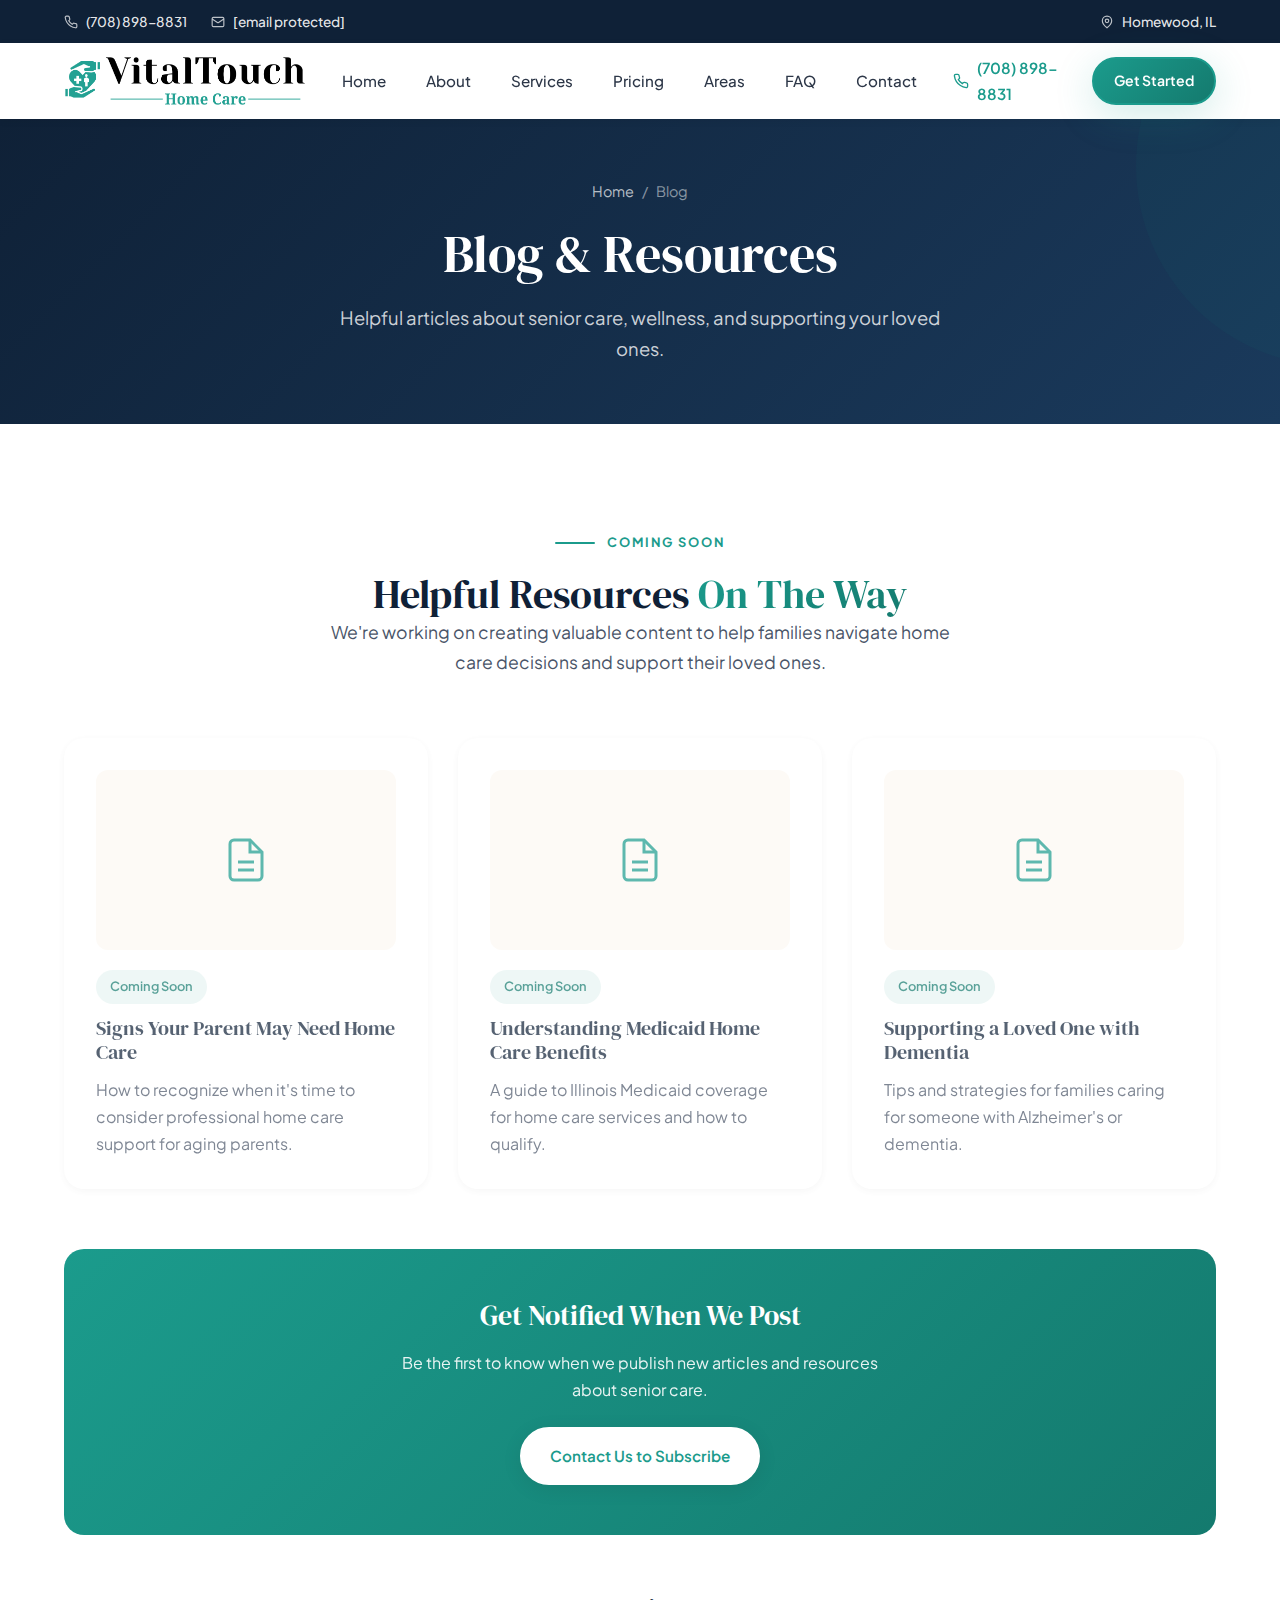
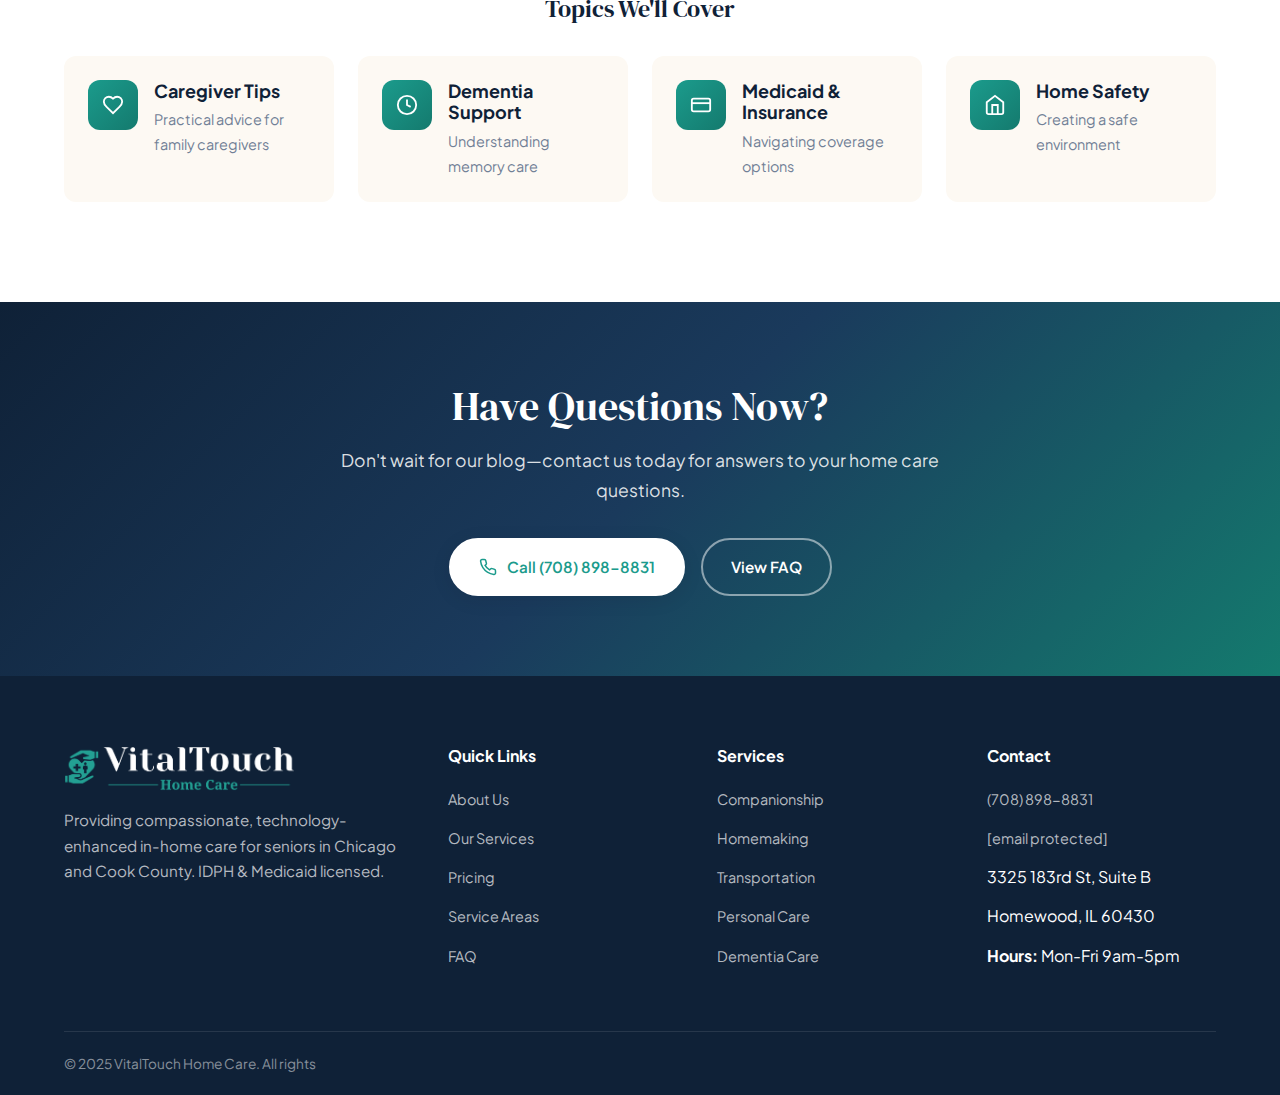
<file: blog.html>
<!DOCTYPE html>
<html lang="en">
<head>
    <meta charset="UTF-8">
    <meta name="viewport" content="width=device-width, initial-scale=1.0">
    <title>Blog & Resources | VitalTouch Home Care | Senior Care Tips</title>
    <meta name="description" content="Helpful articles and resources about home care, senior wellness, Alzheimer's support, and caregiver tips from VitalTouch Home Care.">
    <link rel="icon" type="image/png" href="images/logo-symbol.png">
    <link rel="preconnect" href="https://fonts.googleapis.com">
    <link rel="preconnect" href="https://fonts.gstatic.com" crossorigin>
    <link href="https://fonts.googleapis.com/css2?family=DM+Serif+Display&family=Plus+Jakarta+Sans:wght@400;500;600;700&display=swap" rel="stylesheet">
    <link rel="stylesheet" href="css/style.css">
</head>
<body>
    <!-- Top Bar -->
    <div class="top-bar">
        <div class="container">
            <div class="top-bar-content">
                <div class="top-bar-left">
                    <a href="tel:7088988831">
                        <svg viewBox="0 0 24 24" fill="none" stroke="currentColor" stroke-width="2"><path d="M22 16.92v3a2 2 0 0 1-2.18 2 19.79 19.79 0 0 1-8.63-3.07 19.5 19.5 0 0 1-6-6 19.79 19.79 0 0 1-3.07-8.67A2 2 0 0 1 4.11 2h3a2 2 0 0 1 2 1.72 12.84 12.84 0 0 0 .7 2.81 2 2 0 0 1-.45 2.11L8.09 9.91a16 16 0 0 0 6 6l1.27-1.27a2 2 0 0 1 2.11-.45 12.84 12.84 0 0 0 2.81.7A2 2 0 0 1 22 16.92z"/></svg>
                        (708) 898-8831
                    </a>
                    <a href="/cdn-cgi/l/email-protection#f39a9596929d8a9ab3859a87929f879c86909bdd90928196">
                        <svg viewBox="0 0 24 24" fill="none" stroke="currentColor" stroke-width="2"><rect x="2" y="4" width="20" height="16" rx="2"/><path d="m22 7-8.97 5.7a1.94 1.94 0 0 1-2.06 0L2 7"/></svg>
                        <span class="__cf_email__" data-cfemail="234a4546424d5a4a63554a57424f574c56404b0d40425146">[email&#160;protected]</span>
                    </a>
                </div>
                <a href="contact.html">
                    <svg viewBox="0 0 24 24" fill="none" stroke="currentColor" stroke-width="2"><path d="M20 10c0 6-8 12-8 12s-8-6-8-12a8 8 0 0 1 16 0Z"/><circle cx="12" cy="10" r="3"/></svg>
                    Homewood, IL
                </a>
            </div>
        </div>
    </div>

    <!-- Header -->
    <header class="header">
        <div class="container">
            <nav class="nav">
                <a href="index.html" class="logo">
                    <img src="images/logo-main.png" alt="VitalTouch Home Care">
                </a>
                <button class="mobile-toggle" id="mobileToggle" aria-label="Menu">
                    <span></span><span></span><span></span>
                </button>
                <div class="nav-menu">
                    <a href="index.html">Home</a>
                    <a href="about.html">About</a>
                    <a href="services.html">Services</a>
                    <a href="pricing.html">Pricing</a>
                    <a href="service-areas.html">Areas</a>
                    <a href="faq.html">FAQ</a>
                    <a href="contact.html">Contact</a>
                </div>
                <div class="nav-cta">
                    <a href="tel:7088988831" class="nav-phone">
                        <svg width="18" height="18" viewBox="0 0 24 24" fill="none" stroke="currentColor" stroke-width="2"><path d="M22 16.92v3a2 2 0 0 1-2.18 2 19.79 19.79 0 0 1-8.63-3.07 19.5 19.5 0 0 1-6-6 19.79 19.79 0 0 1-3.07-8.67A2 2 0 0 1 4.11 2h3a2 2 0 0 1 2 1.72 12.84 12.84 0 0 0 .7 2.81 2 2 0 0 1-.45 2.11L8.09 9.91a16 16 0 0 0 6 6l1.27-1.27a2 2 0 0 1 2.11-.45 12.84 12.84 0 0 0 2.81.7A2 2 0 0 1 22 16.92z"/></svg>
                        (708) 898-8831
                    </a>
                    <a href="contact.html" class="btn btn-primary btn-sm">Get Started</a>
                </div>
            </nav>
        </div>
    </header>

    <!-- Mobile Navigation -->
    <div class="mobile-overlay" id="mobileOverlay"></div>
    <nav class="mobile-nav" id="mobileNav">
        <a href="index.html">Home</a>
        <a href="about.html">About Us</a>
        <a href="services.html">Services</a>
        <a href="pricing.html">Pricing</a>
        <a href="service-areas.html">Service Areas</a>
        <a href="faq.html">FAQ</a>
        <a href="contact.html">Contact</a>
        <a href="blog.html">Blog</a>
    </nav>

    <!-- Page Hero -->
    <section class="page-hero">
        <div class="container">
            <div class="breadcrumb">
                <a href="index.html">Home</a>
                <span>/</span>
                <span>Blog</span>
            </div>
            <h1>Blog & Resources</h1>
            <p>Helpful articles about senior care, wellness, and supporting your loved ones.</p>
        </div>
    </section>

    <!-- Blog Content -->
    <section class="section section-white">
        <div class="container">
            <div class="section-header">
                <span class="section-label">Coming Soon</span>
                <h2>Helpful Resources <span class="highlight">On The Way</span></h2>
                <p>We're working on creating valuable content to help families navigate home care decisions and support their loved ones.</p>
            </div>

            <!-- Placeholder Articles -->
            <div class="grid-3" style="margin-bottom: 60px;">
                <div class="card" style="opacity: 0.7;">
                    <div style="background: var(--cream); height: 180px; border-radius: 12px; margin-bottom: 20px; display: flex; align-items: center; justify-content: center;">
                        <svg width="48" height="48" viewBox="0 0 24 24" fill="none" stroke="#1B9B8C" stroke-width="1.5"><path d="M14 2H6a2 2 0 0 0-2 2v16a2 2 0 0 0 2 2h12a2 2 0 0 0 2-2V8z"/><polyline points="14 2 14 8 20 8"/><line x1="16" y1="13" x2="8" y2="13"/><line x1="16" y1="17" x2="8" y2="17"/></svg>
                    </div>
                    <span class="badge" style="margin-bottom: 12px;">Coming Soon</span>
                    <h3 style="font-size: 1.25rem;">Signs Your Parent May Need Home Care</h3>
                    <p>How to recognize when it's time to consider professional home care support for aging parents.</p>
                </div>
                
                <div class="card" style="opacity: 0.7;">
                    <div style="background: var(--cream); height: 180px; border-radius: 12px; margin-bottom: 20px; display: flex; align-items: center; justify-content: center;">
                        <svg width="48" height="48" viewBox="0 0 24 24" fill="none" stroke="#1B9B8C" stroke-width="1.5"><path d="M14 2H6a2 2 0 0 0-2 2v16a2 2 0 0 0 2 2h12a2 2 0 0 0 2-2V8z"/><polyline points="14 2 14 8 20 8"/><line x1="16" y1="13" x2="8" y2="13"/><line x1="16" y1="17" x2="8" y2="17"/></svg>
                    </div>
                    <span class="badge" style="margin-bottom: 12px;">Coming Soon</span>
                    <h3 style="font-size: 1.25rem;">Understanding Medicaid Home Care Benefits</h3>
                    <p>A guide to Illinois Medicaid coverage for home care services and how to qualify.</p>
                </div>
                
                <div class="card" style="opacity: 0.7;">
                    <div style="background: var(--cream); height: 180px; border-radius: 12px; margin-bottom: 20px; display: flex; align-items: center; justify-content: center;">
                        <svg width="48" height="48" viewBox="0 0 24 24" fill="none" stroke="#1B9B8C" stroke-width="1.5"><path d="M14 2H6a2 2 0 0 0-2 2v16a2 2 0 0 0 2 2h12a2 2 0 0 0 2-2V8z"/><polyline points="14 2 14 8 20 8"/><line x1="16" y1="13" x2="8" y2="13"/><line x1="16" y1="17" x2="8" y2="17"/></svg>
                    </div>
                    <span class="badge" style="margin-bottom: 12px;">Coming Soon</span>
                    <h3 style="font-size: 1.25rem;">Supporting a Loved One with Dementia</h3>
                    <p>Tips and strategies for families caring for someone with Alzheimer's or dementia.</p>
                </div>
            </div>

            <!-- Newsletter Signup -->
            <div style="background: linear-gradient(135deg, var(--teal), var(--teal-dark)); border-radius: 20px; padding: 50px; text-align: center; color: white;">
                <h3 style="color: white; font-size: 1.75rem; margin-bottom: 16px;">Get Notified When We Post</h3>
                <p style="opacity: 0.9; max-width: 500px; margin: 0 auto 24px;">Be the first to know when we publish new articles and resources about senior care.</p>
                <div style="display: flex; justify-content: center; gap: 16px; flex-wrap: wrap;">
                    <a href="contact.html" class="btn btn-white">Contact Us to Subscribe</a>
                </div>
            </div>

            <!-- Topic Categories -->
            <div style="margin-top: 60px;">
                <h3 style="text-align: center; margin-bottom: 32px;">Topics We'll Cover</h3>
                <div class="grid-4">
                    <div class="feature-card">
                        <div class="feature-card-icon">
                            <svg width="22" height="22" viewBox="0 0 24 24" fill="none" stroke="currentColor" stroke-width="2"><path d="M19 14c1.49-1.46 3-3.21 3-5.5A5.5 5.5 0 0 0 16.5 3c-1.76 0-3 .5-4.5 2-1.5-1.5-2.74-2-4.5-2A5.5 5.5 0 0 0 2 8.5c0 2.3 1.5 4.05 3 5.5l7 7Z"/></svg>
                        </div>
                        <div>
                            <h4>Caregiver Tips</h4>
                            <p>Practical advice for family caregivers</p>
                        </div>
                    </div>
                    <div class="feature-card">
                        <div class="feature-card-icon">
                            <svg width="22" height="22" viewBox="0 0 24 24" fill="none" stroke="currentColor" stroke-width="2"><circle cx="12" cy="12" r="10"/><path d="M12 6v6l4 2"/></svg>
                        </div>
                        <div>
                            <h4>Dementia Support</h4>
                            <p>Understanding memory care</p>
                        </div>
                    </div>
                    <div class="feature-card">
                        <div class="feature-card-icon">
                            <svg width="22" height="22" viewBox="0 0 24 24" fill="none" stroke="currentColor" stroke-width="2"><rect x="2" y="5" width="20" height="14" rx="2"/><path d="M2 10h20"/></svg>
                        </div>
                        <div>
                            <h4>Medicaid & Insurance</h4>
                            <p>Navigating coverage options</p>
                        </div>
                    </div>
                    <div class="feature-card">
                        <div class="feature-card-icon">
                            <svg width="22" height="22" viewBox="0 0 24 24" fill="none" stroke="currentColor" stroke-width="2"><path d="m3 9 9-7 9 7v11a2 2 0 0 1-2 2H5a2 2 0 0 1-2-2z"/><polyline points="9 22 9 12 15 12 15 22"/></svg>
                        </div>
                        <div>
                            <h4>Home Safety</h4>
                            <p>Creating a safe environment</p>
                        </div>
                    </div>
                </div>
            </div>
        </div>
    </section>

    <!-- CTA -->
    <section class="cta">
        <div class="container">
            <h2>Have Questions Now?</h2>
            <p>Don't wait for our blog—contact us today for answers to your home care questions.</p>
            <div class="cta-buttons">
                <a href="tel:7088988831" class="btn btn-white">
                    <svg width="18" height="18" viewBox="0 0 24 24" fill="none" stroke="currentColor" stroke-width="2"><path d="M22 16.92v3a2 2 0 0 1-2.18 2 19.79 19.79 0 0 1-8.63-3.07 19.5 19.5 0 0 1-6-6 19.79 19.79 0 0 1-3.07-8.67A2 2 0 0 1 4.11 2h3a2 2 0 0 1 2 1.72 12.84 12.84 0 0 0 .7 2.81 2 2 0 0 1-.45 2.11L8.09 9.91a16 16 0 0 0 6 6l1.27-1.27a2 2 0 0 1 2.11-.45 12.84 12.84 0 0 0 2.81.7A2 2 0 0 1 22 16.92z"/></svg>
                    Call (708) 898-8831
                </a>
                <a href="faq.html" class="btn btn-outline-white">View FAQ</a>
            </div>
        </div>
    </section>

    <!-- Footer -->
    <footer class="footer">
        <div class="container">
            <div class="footer-grid">
                <div class="footer-brand">
                    <img src="images/logo-white.png" alt="VitalTouch Home Care">
                    <p>Providing compassionate, technology-enhanced in-home care for seniors in Chicago and Cook County. IDPH & Medicaid licensed.</p>
                </div>
                <div class="footer-links">
                    <h4>Quick Links</h4>
                    <ul>
                        <li><a href="about.html">About Us</a></li>
                        <li><a href="services.html">Our Services</a></li>
                        <li><a href="pricing.html">Pricing</a></li>
                        <li><a href="service-areas.html">Service Areas</a></li>
                        <li><a href="faq.html">FAQ</a></li>
                    </ul>
                </div>
                <div class="footer-links">
                    <h4>Services</h4>
                    <ul>
                        <li><a href="services.html">Companionship</a></li>
                        <li><a href="services.html">Homemaking</a></li>
                        <li><a href="services.html">Transportation</a></li>
                        <li><a href="services.html">Personal Care</a></li>
                        <li><a href="services.html">Dementia Care</a></li>
                    </ul>
                </div>
                <div class="footer-links">
                    <h4>Contact</h4>
                    <ul>
                        <li><a href="tel:7088988831">(708) 898-8831</a></li>
                        <li><a href="/cdn-cgi/l/email-protection#6e07080b0f0017072e18071a0f021a011b0d06400d0f1c0b"><span class="__cf_email__" data-cfemail="92fbf4f7f3fcebfbd2e4fbe6f3fee6fde7f1fabcf1f3e0f7">[email&#160;protected]</span></a></li>
                        <li>3325 183rd St, Suite B</li>
                        <li>Homewood, IL 60430</li>
                        <li style="margin-top: 8px;"><strong>Hours:</strong> Mon-Fri 9am-5pm</li>
                    </ul>
                </div>
            </div>
            <div class="footer-bottom">
                <p>&copy; 2025 VitalTouch Home Care. All rights
</file>
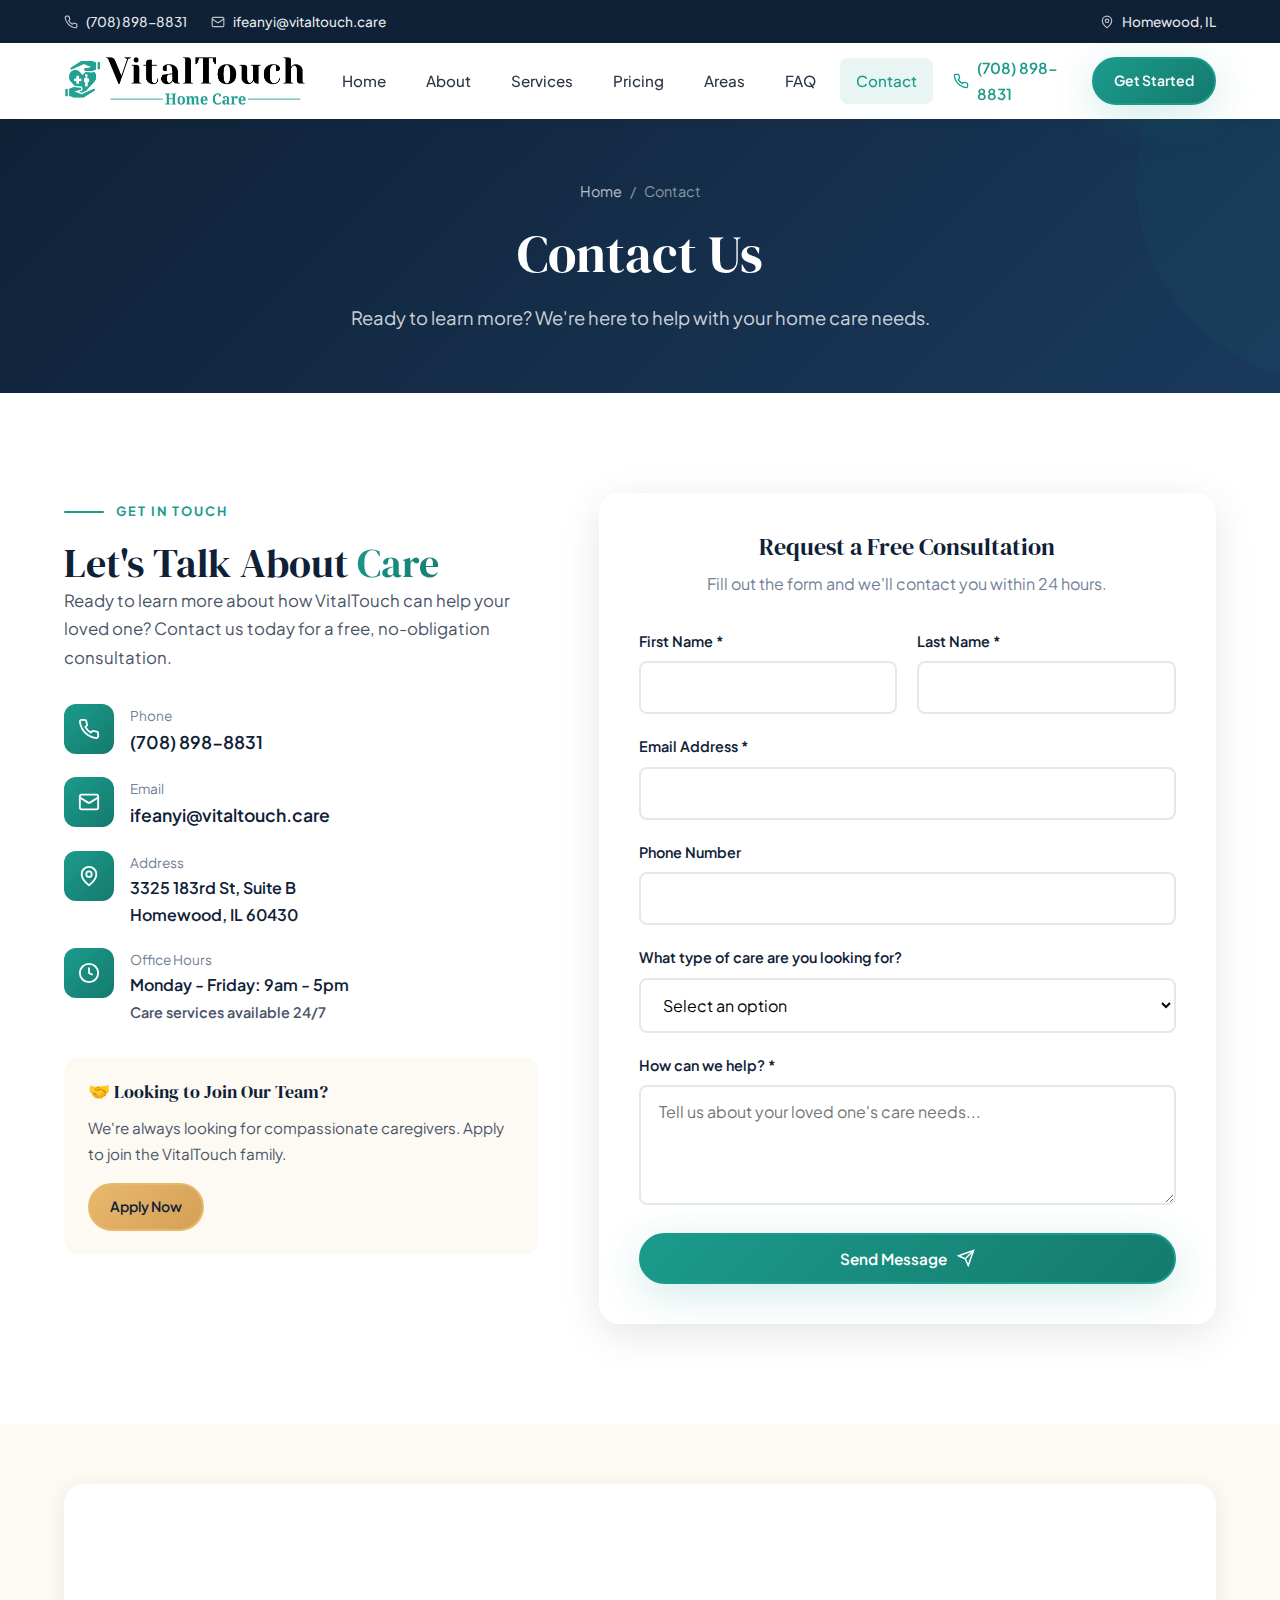
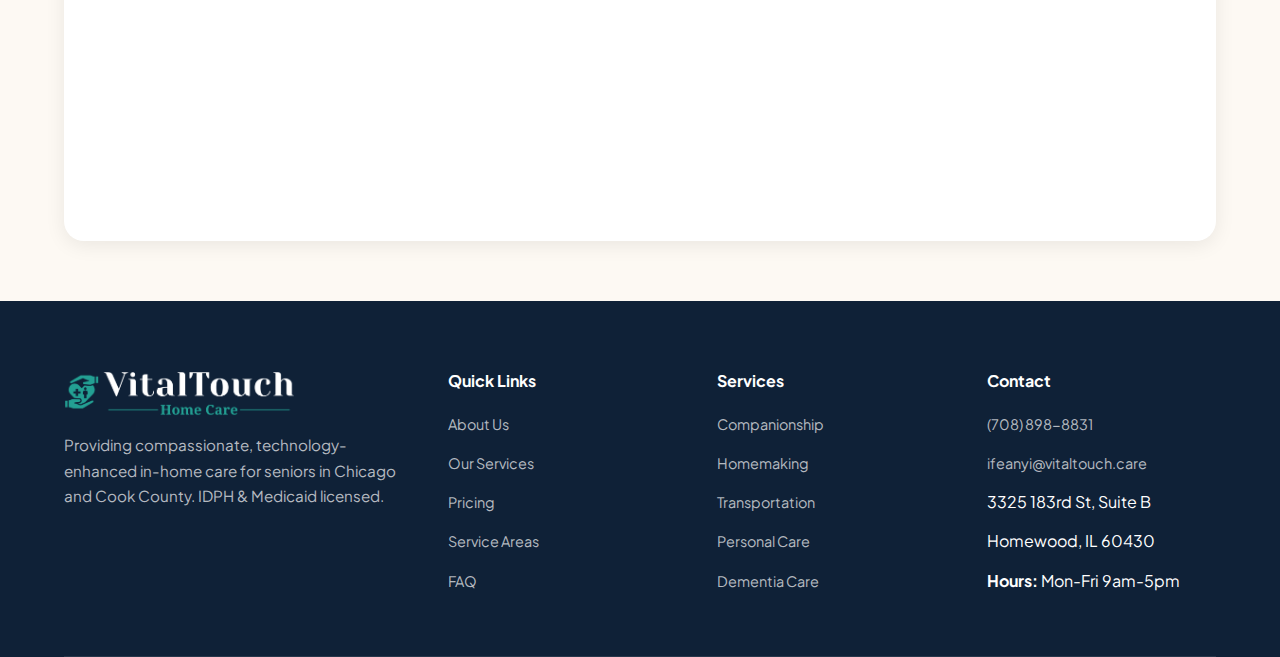
<file: contact.html>
<!DOCTYPE html>
<html lang="en">
<head>
    <meta charset="UTF-8">
    <meta name="viewport" content="width=device-width, initial-scale=1.0">
    <title>Contact Us | VitalTouch Home Care | Free Consultation</title>
    <meta name="description" content="Contact VitalTouch Home Care for a free consultation. Call (708) 898-8831 or fill out our form. Located in Homewood, IL serving Chicago and Cook County.">
    <link rel="icon" type="image/png" href="images/logo-symbol.png">
    <link rel="preconnect" href="https://fonts.googleapis.com">
    <link rel="preconnect" href="https://fonts.gstatic.com" crossorigin>
    <link href="https://fonts.googleapis.com/css2?family=DM+Serif+Display&family=Plus+Jakarta+Sans:wght@400;500;600;700&display=swap" rel="stylesheet">
    <link rel="stylesheet" href="css/style.css">
</head>
<body>
    <!-- Top Bar -->
    <div class="top-bar">
        <div class="container">
            <div class="top-bar-content">
                <div class="top-bar-left">
                    <a href="tel:7088988831">
                        <svg viewBox="0 0 24 24" fill="none" stroke="currentColor" stroke-width="2"><path d="M22 16.92v3a2 2 0 0 1-2.18 2 19.79 19.79 0 0 1-8.63-3.07 19.5 19.5 0 0 1-6-6 19.79 19.79 0 0 1-3.07-8.67A2 2 0 0 1 4.11 2h3a2 2 0 0 1 2 1.72 12.84 12.84 0 0 0 .7 2.81 2 2 0 0 1-.45 2.11L8.09 9.91a16 16 0 0 0 6 6l1.27-1.27a2 2 0 0 1 2.11-.45 12.84 12.84 0 0 0 2.81.7A2 2 0 0 1 22 16.92z"/></svg>
                        (708) 898-8831
                    </a>
                   <a href="mailto:ifeanyi@vitaltouch.care">
                        <svg viewBox="0 0 24 24" fill="none" stroke="currentColor" stroke-width="2"><rect x="2" y="4" width="20" height="16" rx="2"/><path d="m22 7-8.97 5.7a1.94 1.94 0 0 1-2.06 0L2 7"/></svg>
                        ifeanyi@vitaltouch.care
                    </a>
                </div>
                <a href="contact.html">
                    <svg viewBox="0 0 24 24" fill="none" stroke="currentColor" stroke-width="2"><path d="M20 10c0 6-8 12-8 12s-8-6-8-12a8 8 0 0 1 16 0Z"/><circle cx="12" cy="10" r="3"/></svg>
                    Homewood, IL
                </a>
            </div>
        </div>
    </div>

    <!-- Header -->
    <header class="header">
        <div class="container">
            <nav class="nav">
                <a href="index.html" class="logo">
                    <img src="images/logo-main.png" alt="VitalTouch Home Care">
                </a>
                <button class="mobile-toggle" id="mobileToggle" aria-label="Menu">
                    <span></span><span></span><span></span>
                </button>
                <div class="nav-menu">
                    <a href="index.html">Home</a>
                    <a href="about.html">About</a>
                    <a href="services.html">Services</a>
                    <a href="pricing.html">Pricing</a>
                    <a href="service-areas.html">Areas</a>
                    <a href="faq.html">FAQ</a>
                    <a href="contact.html" class="active">Contact</a>
                </div>
                <div class="nav-cta">
                    <a href="tel:7088988831" class="nav-phone">
                        <svg width="18" height="18" viewBox="0 0 24 24" fill="none" stroke="currentColor" stroke-width="2"><path d="M22 16.92v3a2 2 0 0 1-2.18 2 19.79 19.79 0 0 1-8.63-3.07 19.5 19.5 0 0 1-6-6 19.79 19.79 0 0 1-3.07-8.67A2 2 0 0 1 4.11 2h3a2 2 0 0 1 2 1.72 12.84 12.84 0 0 0 .7 2.81 2 2 0 0 1-.45 2.11L8.09 9.91a16 16 0 0 0 6 6l1.27-1.27a2 2 0 0 1 2.11-.45 12.84 12.84 0 0 0 2.81.7A2 2 0 0 1 22 16.92z"/></svg>
                        (708) 898-8831
                    </a>
                    <a href="contact.html" class="btn btn-primary btn-sm">Get Started</a>
                </div>
            </nav>
        </div>
    </header>

    <!-- Mobile Navigation -->
    <div class="mobile-overlay" id="mobileOverlay"></div>
    <nav class="mobile-nav" id="mobileNav">
        <a href="index.html">Home</a>
        <a href="about.html">About Us</a>
        <a href="services.html">Services</a>
        <a href="pricing.html">Pricing</a>
        <a href="service-areas.html">Service Areas</a>
        <a href="faq.html">FAQ</a>
        <a href="contact.html">Contact</a>
        <a href="blog.html">Blog</a>
    </nav>

    <!-- Page Hero -->
    <section class="page-hero">
        <div class="container">
            <div class="breadcrumb">
                <a href="index.html">Home</a>
                <span>/</span>
                <span>Contact</span>
            </div>
            <h1>Contact Us</h1>
            <p>Ready to learn more? We're here to help with your home care needs.</p>
        </div>
    </section>

    <!-- Contact Section -->
    <section class="section section-white">
        <div class="container">
            <div style="display: grid; grid-template-columns: 1fr 1.3fr; gap: 60px; align-items: start;">
                
                <!-- Contact Info -->
                <div>
                    <span class="section-label">Get In Touch</span>
                    <h2>Let's Talk About <span class="highlight">Care</span></h2>
                    <p style="font-size: 1.05rem; margin-bottom: 32px;">Ready to learn more about how VitalTouch can help your loved one? Contact us today for a free, no-obligation consultation.</p>
                    
                    <div style="margin-bottom: 28px;">
                        <div style="display: flex; gap: 16px; margin-bottom: 20px;">
                            <div style="width: 50px; height: 50px; background: linear-gradient(135deg, var(--teal), var(--teal-dark)); border-radius: 12px; display: flex; align-items: center; justify-content: center; color: white; flex-shrink: 0;">
                                <svg width="22" height="22" viewBox="0 0 24 24" fill="none" stroke="currentColor" stroke-width="2"><path d="M22 16.92v3a2 2 0 0 1-2.18 2 19.79 19.79 0 0 1-8.63-3.07 19.5 19.5 0 0 1-6-6 19.79 19.79 0 0 1-3.07-8.67A2 2 0 0 1 4.11 2h3a2 2 0 0 1 2 1.72 12.84 12.84 0 0 0 .7 2.81 2 2 0 0 1-.45 2.11L8.09 9.91a16 16 0 0 0 6 6l1.27-1.27a2 2 0 0 1 2.11-.45 12.84 12.84 0 0 0 2.81.7A2 2 0 0 1 22 16.92z"/></svg>
                            </div>
                            <div>
                                <div style="font-size: 0.85rem; color: var(--text-muted);">Phone</div>
                                <div style="font-weight: 600; color: var(--navy); font-size: 1.1rem;"><a href="tel:7088988831" style="color: var(--navy);">(708) 898-8831</a></div>
                            </div>
                        </div>
                        
                        <div style="display: flex; gap: 16px; margin-bottom: 20px;">
                            <div style="width: 50px; height: 50px; background: linear-gradient(135deg, var(--teal), var(--teal-dark)); border-radius: 12px; display: flex; align-items: center; justify-content: center; color: white; flex-shrink: 0;">
                                <svg width="22" height="22" viewBox="0 0 24 24" fill="none" stroke="currentColor" stroke-width="2"><rect x="2" y="4" width="20" height="16" rx="2"/><path d="m22 7-8.97 5.7a1.94 1.94 0 0 1-2.06 0L2 7"/></svg>
                            </div>
                            <div>
                                <div style="font-size: 0.85rem; color: var(--text-muted);">Email</div>
                                <div style="font-weight: 600; color: var(--navy); font-size: 1.1rem;">
<a href="mailto:ifeanyi@vitaltouch.care" style="color: var(--navy);">ifeanyi@vitaltouch.care</a>
                                </div>
                            </div>
                        </div>
                        
                        <div style="display: flex; gap: 16px; margin-bottom: 20px;">
                            <div style="width: 50px; height: 50px; background: linear-gradient(135deg, var(--teal), var(--teal-dark)); border-radius: 12px; display: flex; align-items: center; justify-content: center; color: white; flex-shrink: 0;">
                                <svg width="22" height="22" viewBox="0 0 24 24" fill="none" stroke="currentColor" stroke-width="2"><path d="M20 10c0 6-8 12-8 12s-8-6-8-12a8 8 0 0 1 16 0Z"/><circle cx="12" cy="10" r="3"/></svg>
                            </div>
                            <div>
                                <div style="font-size: 0.85rem; color: var(--text-muted);">Address</div>
                                <div style="font-weight: 600; color: var(--navy);">3325 183rd St, Suite B<br>Homewood, IL 60430</div>
                            </div>
                        </div>
                        
                        <div style="display: flex; gap: 16px;">
                            <div style="width: 50px; height: 50px; background: linear-gradient(135deg, var(--teal), var(--teal-dark)); border-radius: 12px; display: flex; align-items: center; justify-content: center; color: white; flex-shrink: 0;">
                                <svg width="22" height="22" viewBox="0 0 24 24" fill="none" stroke="currentColor" stroke-width="2"><circle cx="12" cy="12" r="10"/><polyline points="12 6 12 12 16 14"/></svg>
                            </div>
                            <div>
                                <div style="font-size: 0.85rem; color: var(--text-muted);">Office Hours</div>
                                <div style="font-weight: 600; color: var(--navy);">Monday - Friday: 9am - 5pm<br><span style="font-size: 0.9rem; color: var(--text);">Care services available 24/7</span></div>
                            </div>
                        </div>
                    </div>
                    
                    <div style="background: var(--cream); border-radius: 16px; padding: 24px; margin-top: 32px;">
                        <h4 style="margin-bottom: 12px;">🤝 Looking to Join Our Team?</h4>
                        <p style="font-size: 0.95rem; margin-bottom: 16px;">We're always looking for compassionate caregivers. Apply to join the VitalTouch family.</p>
                        <a href="https://form.jotform.com/251134481830148" class="btn btn-gold btn-sm" target="_blank">Apply Now</a>
                    </div>
                </div>
                
                <!-- Contact Form -->
                <div style="background: var(--white); padding: 40px; border-radius: 20px; box-shadow: 0 10px 40px rgba(0,0,0,0.1);">
                    <h3 style="text-align: center; margin-bottom: 8px;">Request a Free Consultation</h3>
                    <p style="text-align: center; color: var(--text-muted); margin-bottom: 32px;">Fill out the form and we'll contact you within 24 hours.</p>
                    
                    <form id="contactForm">
                        <div class="form-row">
                            <div class="form-group">
                                <label for="firstName">First Name *</label>
                                <input type="text" id="firstName" name="firstName" required>
                            </div>
                            <div class="form-group">
                                <label for="lastName">Last Name *</label>
                                <input type="text" id="lastName" name="lastName" required>
                            </div>
                        </div>
                        
                        <div class="form-group">
                            <label for="email">Email Address *</label>
                            <input type="email" id="email" name="email" required>
                        </div>
                        
                        <div class="form-group">
                            <label for="phone">Phone Number</label>
                            <input type="tel" id="phone" name="phone">
                        </div>
                        
                        <div class="form-group">
                            <label for="careType">What type of care are you looking for?</label>
                            <select id="careType" name="careType">
                                <option value="">Select an option</option>
                                <option value="homemaking">Homemaking Services</option>
                                <option value="companionship">Companionship</option>
                                <option value="personal-care">Personal Care (CNA)</option>
                                <option value="dementia">Alzheimer's / Dementia Care</option>
                                <option value="family-caregiver">Family Caregiver Program</option>
                                <option value="other">Other / Not Sure</option>
                            </select>
                        </div>
                        
                        <div class="form-group">
                            <label for="message">How can we help? *</label>
                            <textarea id="message" name="message" required placeholder="Tell us about your loved one's care needs..."></textarea>
                        </div>
                        
                        <button type="submit" class="btn btn-primary" style="width: 100%;">
                            Send Message
                            <svg width="18" height="18" viewBox="0 0 24 24" fill="none" stroke="currentColor" stroke-width="2"><line x1="22" y1="2" x2="11" y2="13"/><polygon points="22 2 15 22 11 13 2 9 22 2"/></svg>
                        </button>
                    </form>
                </div>
            </div>
        </div>
    </section>

    <!-- Map Section -->
    <section class="section-sm section-cream">
        <div class="container">
            <div style="background: var(--white); border-radius: 20px; overflow: hidden; box-shadow: var(--shadow-md);">
                <iframe 
                    src="https://www.google.com/maps/embed?pb=!1m18!1m12!1m3!1d2981.834254832813!2d-87.66854842341546!3d41.55713228714893!2m3!1f0!2f0!3f0!3m2!1i1024!2i768!4f13.1!3m3!1m2!1s0x880e1f6b8e0e5a4f%3A0x5a4f8e6b8e0e5a4f!2s3325%20183rd%20St%2C%20Homewood%2C%20IL%2060430!5e0!3m2!1sen!2sus!4v1234567890" 
                    width="100%" 
                    height="350" 
                    style="border:0;" 
                    allowfullscreen="" 
                    loading="lazy" 
                    referrerpolicy="no-referrer-when-downgrade">
                </iframe>
            </div>
        </div>
    </section>

    <!-- Footer -->
    <footer class="footer">
        <div class="container">
            <div class="footer-grid">
                <div class="footer-brand">
                    <img src="images/logo-white.png" alt="VitalTouch Home Care">
                    <p>Providing compassionate, technology-enhanced in-home care for seniors in Chicago and Cook County. IDPH & Medicaid licensed.</p>
                </div>
                <div class="footer-links">
                    <h4>Quick Links</h4>
                    <ul>
                        <li><a href="about.html">About Us</a></li>
                        <li><a href="services.html">Our Services</a></li>
                        <li><a href="pricing.html">Pricing</a></li>
                        <li><a href="service-areas.html">Service Areas</a></li>
                        <li><a href="faq.html">FAQ</a></li>
                    </ul>
                </div>
                <div class="footer-links">
                    <h4>Services</h4>
                    <ul>
                        <li><a href="services.html">Companionship</a></li>
                        <li><a href="services.html">Homemaking</a></li>
                        <li><a href="services.html">Transportation</a></li>
                        <li><a href="services.html">Personal Care</a></li>
                        <li><a href="services.html">Dementia Care</a></li>
                    </ul>
                </div>
                <div class="footer-links">
                    <h4>Contact</h4>
                    <ul>
                        <li><a href="tel:7088988831">(708) 898-8831</a></li>
                        <li>
<a href="mailto:ifeanyi@vitaltouch.care">ifeanyi@vitaltouch.care</a>
                        </li>
                        <li>3325 183rd St, Suite B</li>
                        <li>Homewood, IL 60430</li>
                        <li style="margin-top: 8px;"><strong>Hours:</strong> Mon-Fri 9am-5pm</li>
                    </ul>
</file>
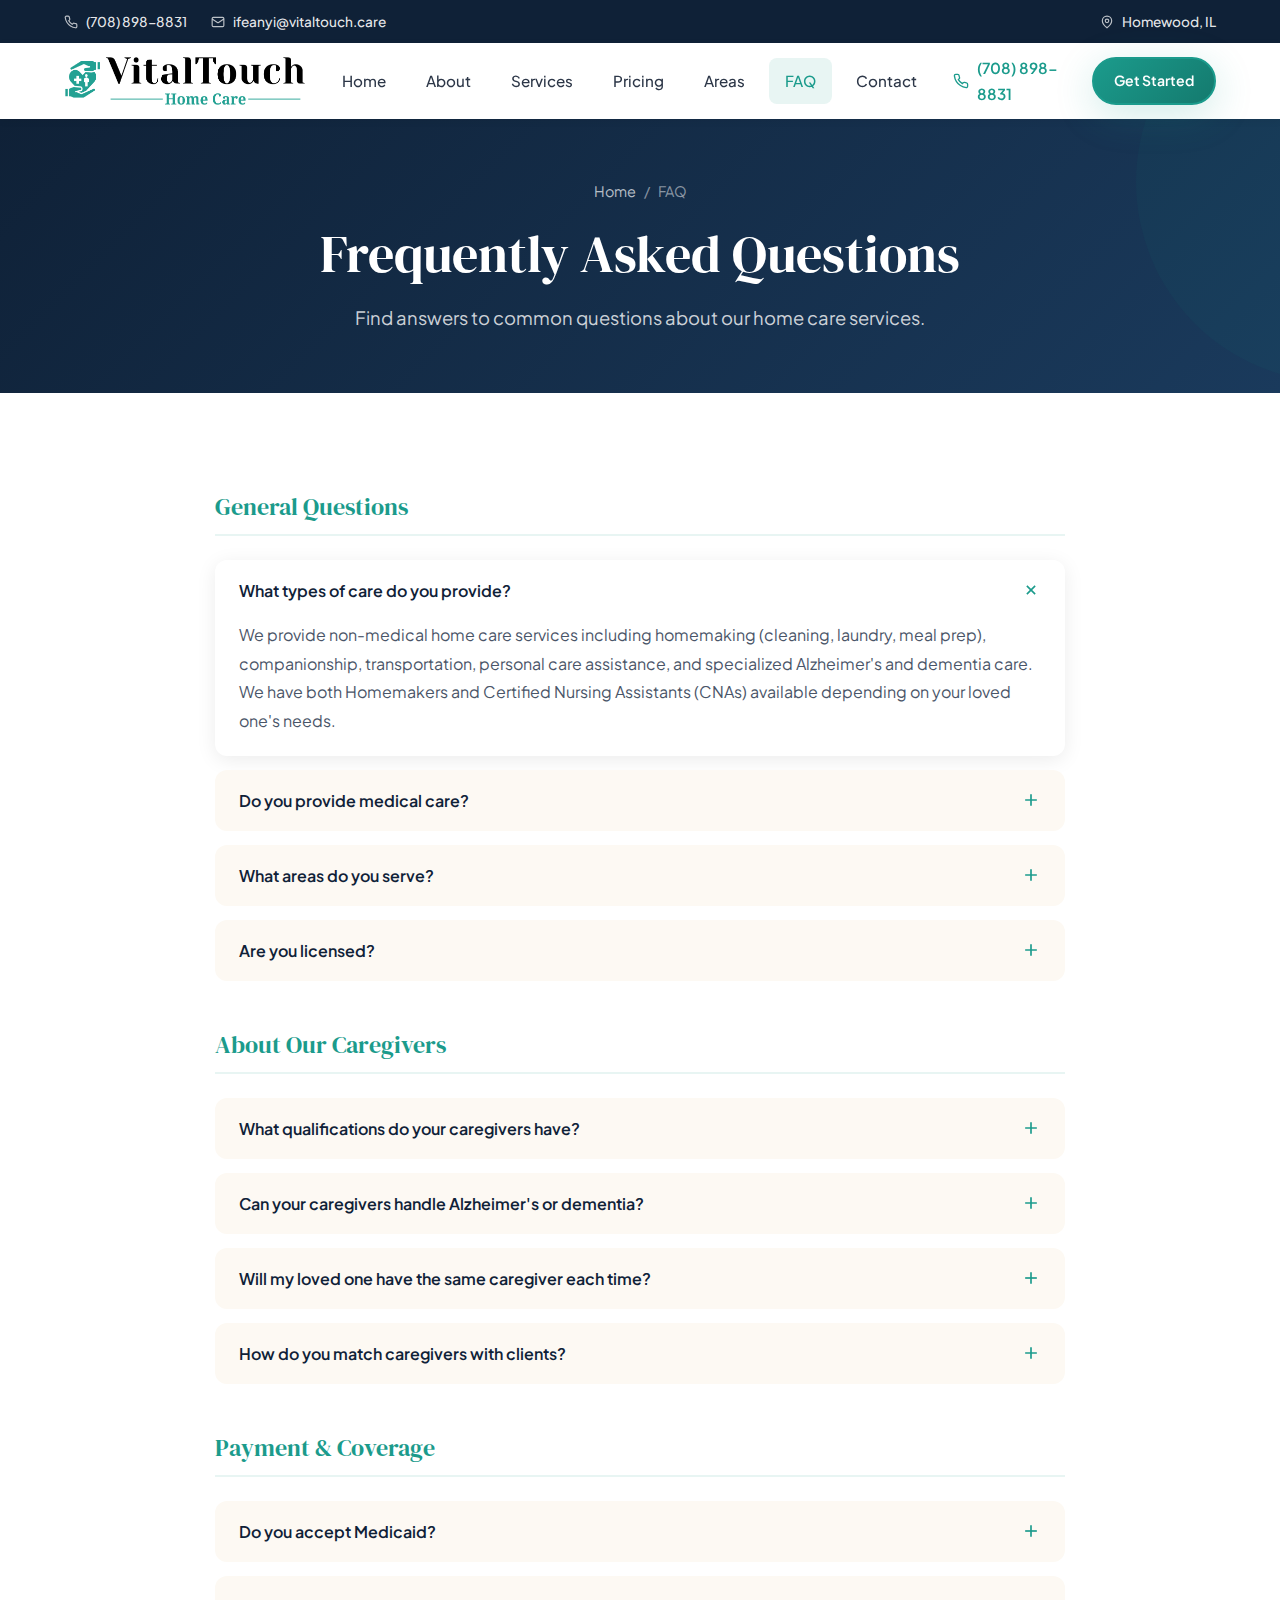
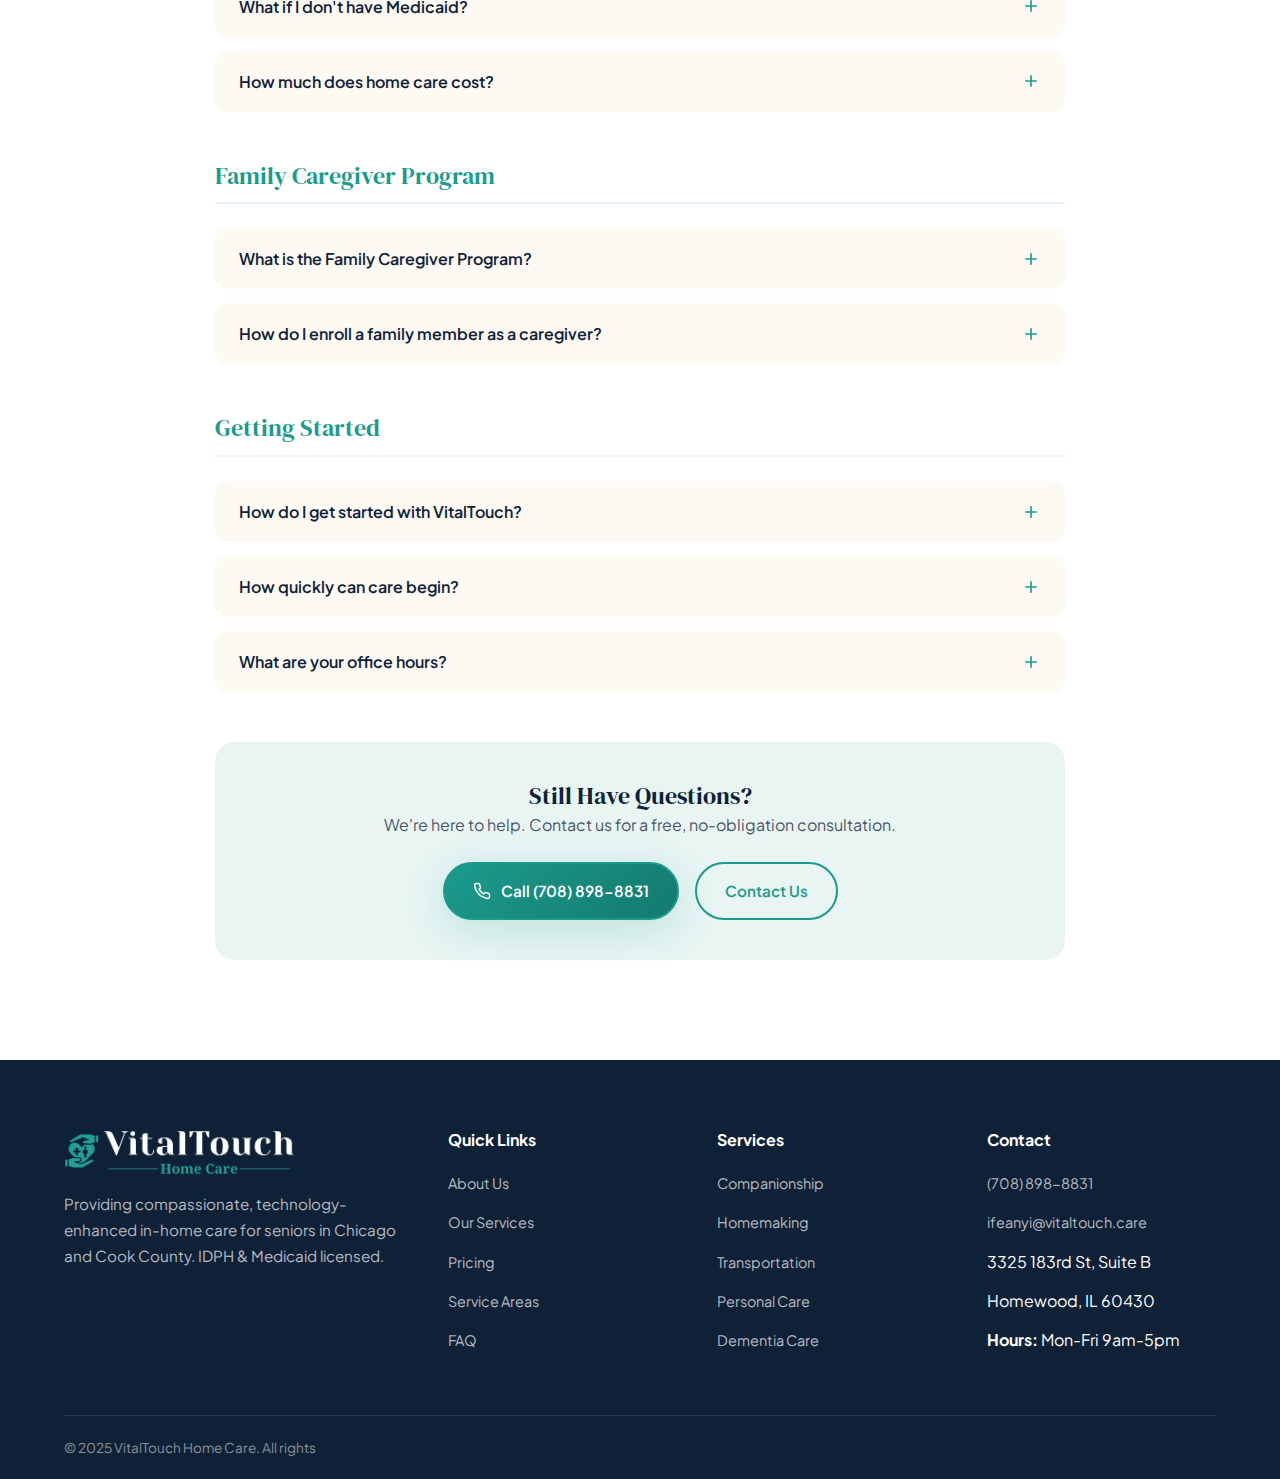
<file: faq.html>
<!DOCTYPE html>
<html lang="en">
<head>
    <meta charset="UTF-8">
    <meta name="viewport" content="width=device-width, initial-scale=1.0">
    <title>FAQ | VitalTouch Home Care | Common Questions About Home Care</title>
    <meta name="description" content="Find answers to frequently asked questions about VitalTouch Home Care services, Medicaid coverage, caregiver qualifications, and more.">
    <link rel="icon" type="image/png" href="images/logo-symbol.png">
    <link rel="preconnect" href="https://fonts.googleapis.com">
    <link rel="preconnect" href="https://fonts.gstatic.com" crossorigin>
    <link href="https://fonts.googleapis.com/css2?family=DM+Serif+Display&family=Plus+Jakarta+Sans:wght@400;500;600;700&display=swap" rel="stylesheet">
    <link rel="stylesheet" href="css/style.css">
</head>
<body>
    <!-- Top Bar -->
    <div class="top-bar">
        <div class="container">
            <div class="top-bar-content">
                <div class="top-bar-left">
                    <a href="tel:7088988831">
                        <svg viewBox="0 0 24 24" fill="none" stroke="currentColor" stroke-width="2"><path d="M22 16.92v3a2 2 0 0 1-2.18 2 19.79 19.79 0 0 1-8.63-3.07 19.5 19.5 0 0 1-6-6 19.79 19.79 0 0 1-3.07-8.67A2 2 0 0 1 4.11 2h3a2 2 0 0 1 2 1.72 12.84 12.84 0 0 0 .7 2.81 2 2 0 0 1-.45 2.11L8.09 9.91a16 16 0 0 0 6 6l1.27-1.27a2 2 0 0 1 2.11-.45 12.84 12.84 0 0 0 2.81.7A2 2 0 0 1 22 16.92z"/></svg>
                        (708) 898-8831
                    </a>
                   <a href="mailto:ifeanyi@vitaltouch.care">
                        <svg viewBox="0 0 24 24" fill="none" stroke="currentColor" stroke-width="2"><rect x="2" y="4" width="20" height="16" rx="2"/><path d="m22 7-8.97 5.7a1.94 1.94 0 0 1-2.06 0L2 7"/></svg>
                        ifeanyi@vitaltouch.care
                    </a>
                </div>
                <a href="contact.html">
                    <svg viewBox="0 0 24 24" fill="none" stroke="currentColor" stroke-width="2"><path d="M20 10c0 6-8 12-8 12s-8-6-8-12a8 8 0 0 1 16 0Z"/><circle cx="12" cy="10" r="3"/></svg>
                    Homewood, IL
                </a>
            </div>
        </div>
    </div>

    <!-- Header -->
    <header class="header">
        <div class="container">
            <nav class="nav">
                <a href="index.html" class="logo">
                    <img src="images/logo-main.png" alt="VitalTouch Home Care">
                </a>
                <button class="mobile-toggle" id="mobileToggle" aria-label="Menu">
                    <span></span><span></span><span></span>
                </button>
                <div class="nav-menu">
                    <a href="index.html">Home</a>
                    <a href="about.html">About</a>
                    <a href="services.html">Services</a>
                    <a href="pricing.html">Pricing</a>
                    <a href="service-areas.html">Areas</a>
                    <a href="faq.html" class="active">FAQ</a>
                    <a href="contact.html">Contact</a>
                </div>
                <div class="nav-cta">
                    <a href="tel:7088988831" class="nav-phone">
                        <svg width="18" height="18" viewBox="0 0 24 24" fill="none" stroke="currentColor" stroke-width="2"><path d="M22 16.92v3a2 2 0 0 1-2.18 2 19.79 19.79 0 0 1-8.63-3.07 19.5 19.5 0 0 1-6-6 19.79 19.79 0 0 1-3.07-8.67A2 2 0 0 1 4.11 2h3a2 2 0 0 1 2 1.72 12.84 12.84 0 0 0 .7 2.81 2 2 0 0 1-.45 2.11L8.09 9.91a16 16 0 0 0 6 6l1.27-1.27a2 2 0 0 1 2.11-.45 12.84 12.84 0 0 0 2.81.7A2 2 0 0 1 22 16.92z"/></svg>
                        (708) 898-8831
                    </a>
                    <a href="contact.html" class="btn btn-primary btn-sm">Get Started</a>
                </div>
            </nav>
        </div>
    </header>

    <!-- Mobile Navigation -->
    <div class="mobile-overlay" id="mobileOverlay"></div>
    <nav class="mobile-nav" id="mobileNav">
        <a href="index.html">Home</a>
        <a href="about.html">About Us</a>
        <a href="services.html">Services</a>
        <a href="pricing.html">Pricing</a>
        <a href="service-areas.html">Service Areas</a>
        <a href="faq.html">FAQ</a>
        <a href="contact.html">Contact</a>
        <a href="blog.html">Blog</a>
    </nav>

    <!-- Page Hero -->
    <section class="page-hero">
        <div class="container">
            <div class="breadcrumb">
                <a href="index.html">Home</a>
                <span>/</span>
                <span>FAQ</span>
            </div>
            <h1>Frequently Asked Questions</h1>
            <p>Find answers to common questions about our home care services.</p>
        </div>
    </section>

    <!-- FAQ Section -->
    <section class="section section-white">
        <div class="container">
            <div style="max-width: 850px; margin: 0 auto;">
                
                <!-- General Questions -->
                <h3 style="color: var(--teal); margin-bottom: 24px; padding-bottom: 12px; border-bottom: 2px solid var(--teal-light);">General Questions</h3>
                
                <div class="faq-list" style="margin-bottom: 50px;">
                    <div class="faq-item active">
                        <button class="faq-question">
                            <span>What types of care do you provide?</span>
                            <svg width="20" height="20" viewBox="0 0 24 24" fill="none" stroke="currentColor" stroke-width="2"><line x1="12" y1="5" x2="12" y2="19"/><line x1="5" y1="12" x2="19" y2="12"/></svg>
                        </button>
                        <div class="faq-answer">
                            <div class="faq-answer-content">
                                <p>We provide non-medical home care services including homemaking (cleaning, laundry, meal prep), companionship, transportation, personal care assistance, and specialized Alzheimer's and dementia care. We have both Homemakers and Certified Nursing Assistants (CNAs) available depending on your loved one's needs.</p>
                            </div>
                        </div>
                    </div>
                    
                    <div class="faq-item">
                        <button class="faq-question">
                            <span>Do you provide medical care?</span>
                            <svg width="20" height="20" viewBox="0 0 24 24" fill="none" stroke="currentColor" stroke-width="2"><line x1="12" y1="5" x2="12" y2="19"/><line x1="5" y1="12" x2="19" y2="12"/></svg>
                        </button>
                        <div class="faq-answer">
                            <div class="faq-answer-content">
                                <p>No, VitalTouch provides non-medical home care. Our caregivers assist with daily living activities, companionship, and personal care, but we do not provide skilled nursing services, administer medications, or perform medical procedures. We can, however, provide medication reminders.</p>
                            </div>
                        </div>
                    </div>
                    
                    <div class="faq-item">
                        <button class="faq-question">
                            <span>What areas do you serve?</span>
                            <svg width="20" height="20" viewBox="0 0 24 24" fill="none" stroke="currentColor" stroke-width="2"><line x1="12" y1="5" x2="12" y2="19"/><line x1="5" y1="12" x2="19" y2="12"/></svg>
                        </button>
                        <div class="faq-answer">
                            <div class="faq-answer-content">
                                <p>We serve Chicago and throughout Cook County, including the South Side, West Side, North Side, and suburbs like Homewood, Harvey, Dolton, Calumet City, Oak Lawn, and many more. <a href="service-areas.html">View our full service area list</a>.</p>
                            </div>
                        </div>
                    </div>
                    
                    <div class="faq-item">
                        <button class="faq-question">
                            <span>Are you licensed?</span>
                            <svg width="20" height="20" viewBox="0 0 24 24" fill="none" stroke="currentColor" stroke-width="2"><line x1="12" y1="5" x2="12" y2="19"/><line x1="5" y1="12" x2="19" y2="12"/></svg>
                        </button>
                        <div class="faq-answer">
                            <div class="faq-answer-content">
                                <p>Yes, VitalTouch Home Care is licensed by the Illinois Department of Public Health (IDPH) and is a certified Medicaid provider. We meet all state requirements to provide home care services in Illinois.</p>
                            </div>
                        </div>
                    </div>
                </div>

                <!-- Caregiver Questions -->
                <h3 style="color: var(--teal); margin-bottom: 24px; padding-bottom: 12px; border-bottom: 2px solid var(--teal-light);">About Our Caregivers</h3>
                
                <div class="faq-list" style="margin-bottom: 50px;">
                    <div class="faq-item">
                        <button class="faq-question">
                            <span>What qualifications do your caregivers have?</span>
                            <svg width="20" height="20" viewBox="0 0 24 24" fill="none" stroke="currentColor" stroke-width="2"><line x1="12" y1="5" x2="12" y2="19"/><line x1="5" y1="12" x2="19" y2="12"/></svg>
                        </button>
                        <div class="faq-answer">
                            <div class="faq-answer-content">
                                <p>Our caregivers include both trained Homemakers and Certified Nursing Assistants (CNAs). All caregivers are background-checked, trained in their respective roles, and many have specialized training in Alzheimer's and dementia care.</p>
                            </div>
                        </div>
                    </div>
                    
                    <div class="faq-item">
                        <button class="faq-question">
                            <span>Can your caregivers handle Alzheimer's or dementia?</span>
                            <svg width="20" height="20" viewBox="0 0 24 24" fill="none" stroke="currentColor" stroke-width="2"><line x1="12" y1="5" x2="12" y2="19"/><line x1="5" y1="12" x2="19" y2="12"/></svg>
                        </button>
                        <div class="faq-answer">
                            <div class="faq-answer-content">
                                <p>Yes, our caregivers are trained to work with clients experiencing Alzheimer's and dementia. They provide patient, understanding support including daily routine assistance, memory-enhancing activities, redirection techniques, and safety supervision.</p>
                            </div>
                        </div>
                    </div>
                    
                    <div class="faq-item">
                        <button class="faq-question">
                            <span>Will my loved one have the same caregiver each time?</span>
                            <svg width="20" height="20" viewBox="0 0 24 24" fill="none" stroke="currentColor" stroke-width="2"><line x1="12" y1="5" x2="12" y2="19"/><line x1="5" y1="12" x2="19" y2="12"/></svg>
                        </button>
                        <div class="faq-answer">
                            <div class="faq-answer-content">
                                <p>We strive for continuity of care by assigning a primary caregiver whenever possible. This allows clients to build rapport and feel comfortable with a familiar face. If a backup caregiver is ever needed, we ensure they're fully briefed on your loved one's care plan.</p>
                            </div>
                        </div>
                    </div>
                    
                    <div class="faq-item">
                        <button class="faq-question">
                            <span>How do you match caregivers with clients?</span>
                            <svg width="20" height="20" viewBox="0 0 24 24" fill="none" stroke="currentColor" stroke-width="2"><line x1="12" y1="5" x2="12" y2="19"/><line x1="5" y1="12" x2="19" y2="12"/></svg>
                        </button>
                        <div class="faq-answer">
                            <div class="faq-answer-content">
                                <p>We carefully match clients with caregivers based on care needs, personality compatibility, skills, and experience. We take time to understand your loved one's preferences and requirements to find the best fit.</p>
                            </div>
                        </div>
                    </div>
                </div>

                <!-- Payment Questions -->
                <h3 style="color: var(--teal); margin-bottom: 24px; padding-bottom: 12px; border-bottom: 2px solid var(--teal-light);">Payment & Coverage</h3>
                
                <div class="faq-list" style="margin-bottom: 50px;">
                    <div class="faq-item">
                        <button class="faq-question">
                            <span>Do you accept Medicaid?</span>
                            <svg width="20" height="20" viewBox="0 0 24 24" fill="none" stroke="currentColor" stroke-width="2"><line x1="12" y1="5" x2="12" y2="19"/><line x1="5" y1="12" x2="19" y2="12"/></svg>
                        </button>
                        <div class="faq-answer">
                            <div class="faq-answer-content">
                                <p>Yes! VitalTouch is a certified Medicaid provider. If you qualify for Medicaid home care benefits, there may be no out-of-pocket cost to you. We handle all the billing and paperwork. Contact us to check your eligibility.</p>
                            </div>
                        </div>
                    </div>
                    
                    <div class="faq-item">
                        <button class="faq-question">
                            <span>What if I don't have Medicaid?</span>
                            <svg width="20" height="20" viewBox="0 0 24 24" fill="none" stroke="currentColor" stroke-width="2"><line x1="12" y1="5" x2="12" y2="19"/><line x1="5" y1="12" x2="19" y2="12"/></svg>
                        </button>
                        <div class="faq-answer">
                            <div class="faq-answer-content">
                                <p>We also offer private pay options with flexible scheduling and competitive hourly rates. There are no minimums required, and you choose the hours that work for your family. Contact us for a personalized quote.</p>
                            </div>
                        </div>
                    </div>
                    
                    <div class="faq-item">
                        <button class="faq-question">
                            <span>How much does home care cost?</span>
                            <svg width="20" height="20" viewBox="0 0 24 24" fill="none" stroke="currentColor" stroke-width="2"><line x1="12" y1="5" x2="12" y2="19"/><line x1="5" y1="12" x2="19" y2="12"/></svg>
                        </button>
                        <div class="faq-answer">
                            <div class="faq-answer-content">
                                <p>For Medicaid clients, care is typically covered at no cost. For private pay clients, rates depend on the level of care needed and hours required. Contact us for a free consultation and personalized quote—there's no obligation.</p>
                            </div>
                        </div>
                    </div>
                </div>

                <!-- Family Caregiver Program -->
                <h3 style="color: var(--teal); margin-bottom: 24px; padding-bottom: 12px; border-bottom: 2px solid var(--teal-light);">Family Caregiver Program</h3>
                
                <div class="faq-list" style="margin-bottom: 50px;">
                    <div class="faq-item">
                        <button class="faq-question">
                            <span>What is the Family Caregiver Program?</span>
                            <svg width="20" height="20" viewBox="0 0 24 24" fill="none" stroke="currentColor" stroke-width="2"><line x1="12" y1="5" x2="12" y2="19"/><line x1="5" y1="12" x2="19" y2="12"/></svg>
                        </button>
                        <div class="faq-answer">
                            <div class="faq-answer-content">
                                <p>Our Family Caregiver Program helps qualified family members become certified, paid caregivers through Medicaid. If your loved one has Medicaid and you're already providing care, you may be able to get compensated for it while keeping care in the family.</p>
                            </div>
                        </div>
                    </div>
                    
                    <div class="faq-item">
                        <button class="faq-question">
                            <span>How do I enroll a family member as a caregiver?</span>
                            <svg width="20" height="20" viewBox="0 0 24 24" fill="none" stroke="currentColor" stroke-width="2"><line x1="12" y1="5" x2="12" y2="19"/><line x1="5" y1="12" x2="19" y2="12"/></svg>
                        </button>
                        <div class="faq-answer">
                            <div class="faq-answer-content">
                                <p>Contact us to discuss your situation. We'll guide you through the certification process, provide required training, and handle the paperwork to get your family member set up as an approved caregiver through Medicaid.</p>
                            </div>
                        </div>
                    </div>
                </div>

                <!-- Getting Started -->
                <h3 style="color: var(--teal); margin-bottom: 24px; padding-bottom: 12px; border-bottom: 2px solid var(--teal-light);">Getting Started</h3>
                
                <div class="faq-list">
                    <div class="faq-item">
                        <button class="faq-question">
                            <span>How do I get started with VitalTouch?</span>
                            <svg width="20" height="20" viewBox="0 0 24 24" fill="none" stroke="currentColor" stroke-width="2"><line x1="12" y1="5" x2="12" y2="19"/><line x1="5" y1="12" x2="19" y2="12"/></svg>
                        </button>
                        <div class="faq-answer">
                            <div class="faq-answer-content">
                                <p>It's easy! Call us at (708) 898-8831 or fill out our contact form for a free consultation. We'll discuss your loved one's needs, answer your questions, create a personalized care plan, and match you with the right caregiver.</p>
                            </div>
                        </div>
                    </div>
                    
                    <div class="faq-item">
                        <button class="faq-question">
                            <span>How quickly can care begin?</span>
                            <svg width="20" height="20" viewBox="0 0 24 24" fill="none" stroke="currentColor" stroke-width="2"><line x1="12" y1="5" x2="12" y2="19"/><line x1="5" y1="12" x2="19" y2="12"/></svg>
                        </button>
                        <div class="faq-answer">
                            <div class="faq-answer-content">
                                <p>For private pay clients, we can often begin care within 24-48 hours. For Medicaid clients, timing depends on the approval process, but we work to expedite things as quickly as possible. Contact us to discuss your timeline.</p>
                            </div>
                        </div>
                    </div>
                    
                    <div class="faq-item">
                        <button class="faq-question">
                            <span>What are your office hours?</span>
                            <svg width="20" height="20" viewBox="0 0 24 24" fill="none" stroke="currentColor" stroke-width="2"><line x1="12" y1="5" x2="12" y2="19"/><line x1="5" y1="12" x2="19" y2="12"/></svg>
                        </button>
                        <div class="faq-answer">
                            <div class="faq-answer-content">
                                <p>Our office is open Monday through Friday, 9am to 5pm. However, care services can be scheduled 24/7 based on your needs.</p>
                            </div>
                        </div>
                    </div>
                </div>

                <!-- Still Have Questions -->
                <div style="background: var(--teal-light); border-radius: 20px; padding: 40px; text-align: center; margin-top: 50px;">
                    <h3>Still Have Questions?</h3>
                    <p style="margin-bottom: 24px;">We're here to help. Contact us for a free, no-obligation consultation.</p>
                    <div style="display: flex; justify-content: center; gap: 16px; flex-wrap: wrap;">
                        <a href="tel:7088988831" class="btn btn-primary">
                            <svg width="18" height="18" viewBox="0 0 24 24" fill="none" stroke="currentColor" stroke-width="2"><path d="M22 16.92v3a2 2 0 0 1-2.18 2 19.79 19.79 0 0 1-8.63-3.07 19.5 19.5 0 0 1-6-6 19.79 19.79 0 0 1-3.07-8.67A2 2 0 0 1 4.11 2h3a2 2 0 0 1 2 1.72 12.84 12.84 0 0 0 .7 2.81 2 2 0 0 1-.45 2.11L8.09 9.91a16 16 0 0 0 6 6l1.27-1.27a2 2 0 0 1 2.11-.45 12.84 12.84 0 0 0 2.81.7A2 2 0 0 1 22 16.92z"/></svg>
                            Call (708) 898-8831
                        </a>
                        <a href="contact.html" class="btn btn-outline">Contact Us</a>
                    </div>
                </div>

            </div>
        </div>
    </section>

    <!-- Footer -->
    <footer class="footer">
        <div class="container">
            <div class="footer-grid">
                <div class="footer-brand">
                    <img src="images/logo-white.png" alt="VitalTouch Home Care">
                    <p>Providing compassionate, technology-enhanced in-home care for seniors in Chicago and Cook County. IDPH & Medicaid licensed.</p>
                </div>
                <div class="footer-links">
                    <h4>Quick Links</h4>
                    <ul>
                        <li><a href="about.html">About Us</a></li>
                        <li><a href="services.html">Our Services</a></li>
                        <li><a href="pricing.html">Pricing</a></li>
                        <li><a href="service-areas.html">Service Areas</a></li>
                        <li><a href="faq.html">FAQ</a></li>
                    </ul>
                </div>
                <div class="footer-links">
                    <h4>Services</h4>
                    <ul>
                        <li><a href="services.html">Companionship</a></li>
                        <li><a href="services.html">Homemaking</a></li>
                        <li><a href="services.html">Transportation</a></li>
                        <li><a href="services.html">Personal Care</a></li>
                        <li><a href="services.html">Dementia Care</a></li>
                    </ul>
                </div>
                <div class="footer-links">
                    <h4>Contact</h4>
                    <ul>
                        <li><a href="tel:7088988831">(708) 898-8831</a></li>
<li><a href="mailto:ifeanyi@vitaltouch.care">ifeanyi@vitaltouch.care</a></li>
                        <li>3325 183rd St, Suite B</li>
                        <li>Homewood, IL 60430</li>
                        <li style="margin-top: 8px;"><strong>Hours:</strong> Mon-Fri 9am-5pm</li>
                    </ul>
                </div>
            </div>
            <div class="footer-bottom">
                <p>&copy; 2025 VitalTouch Home Care. All rights
</file>
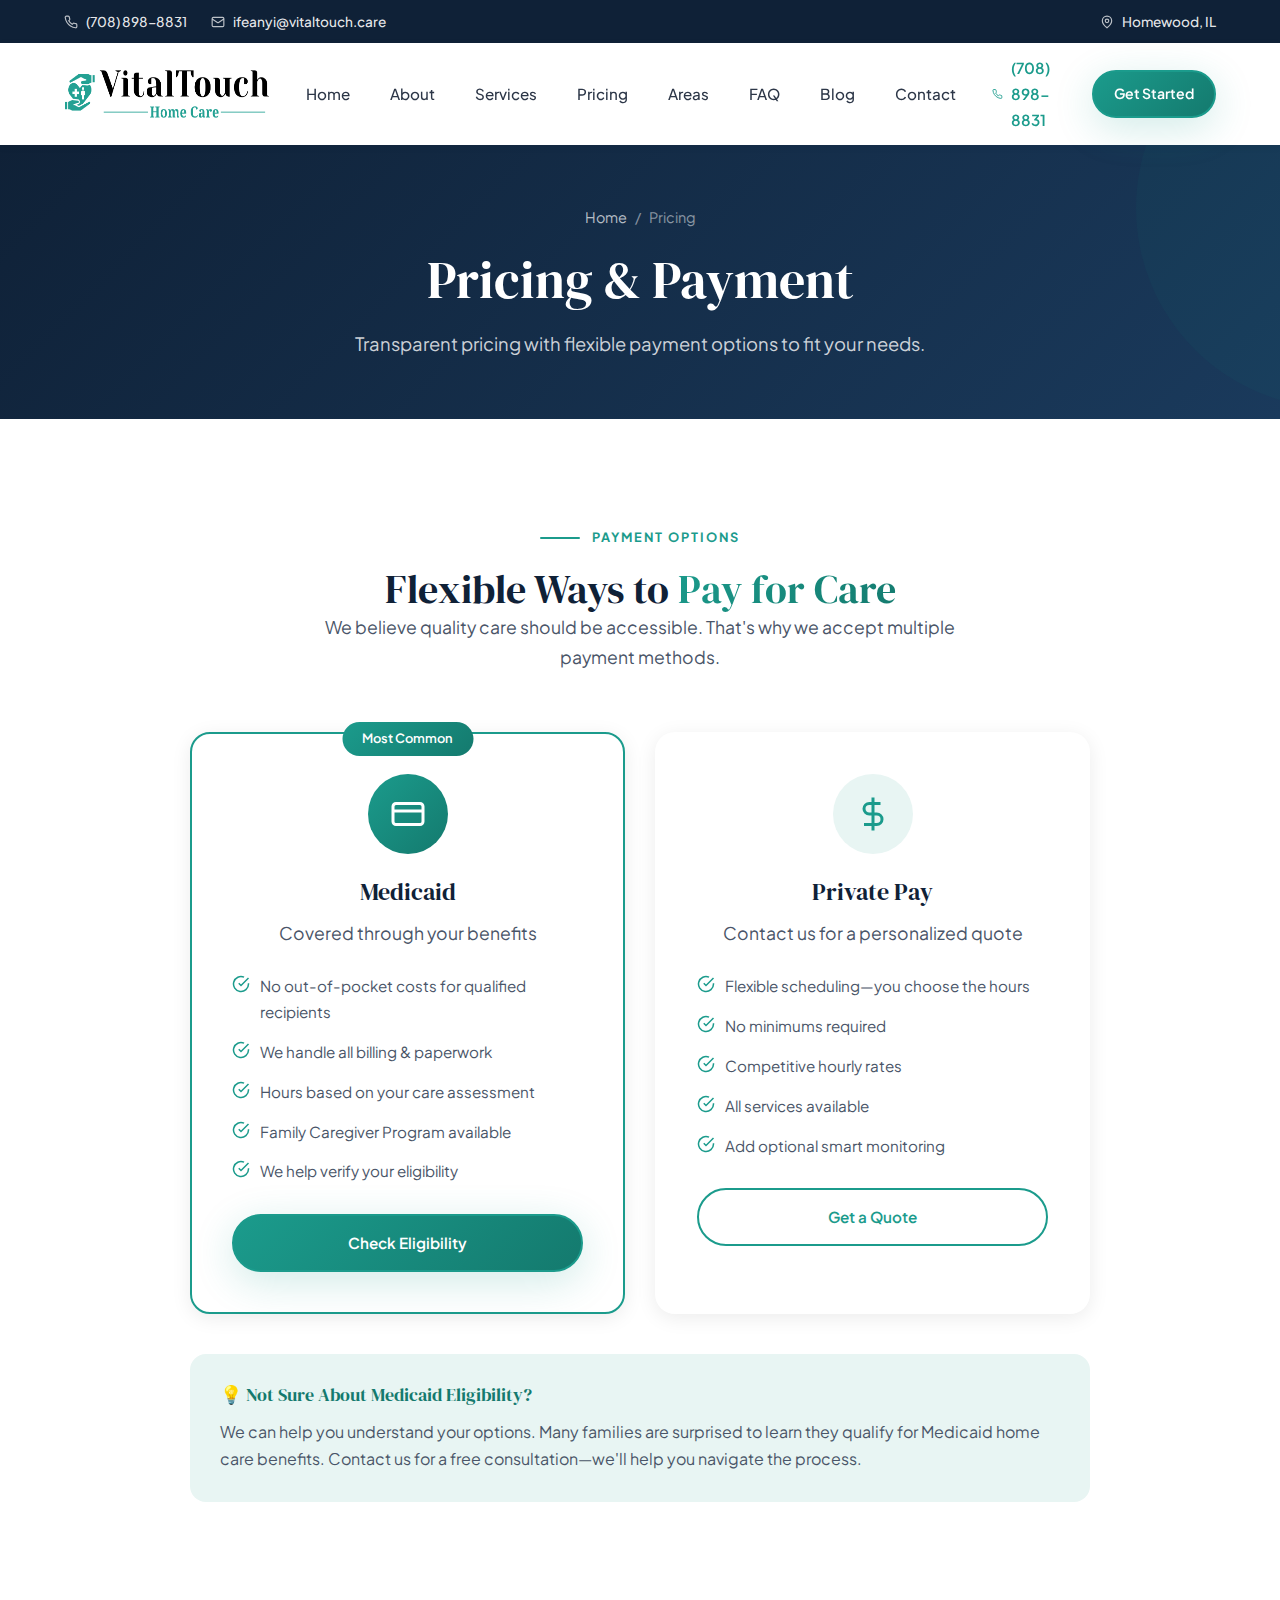
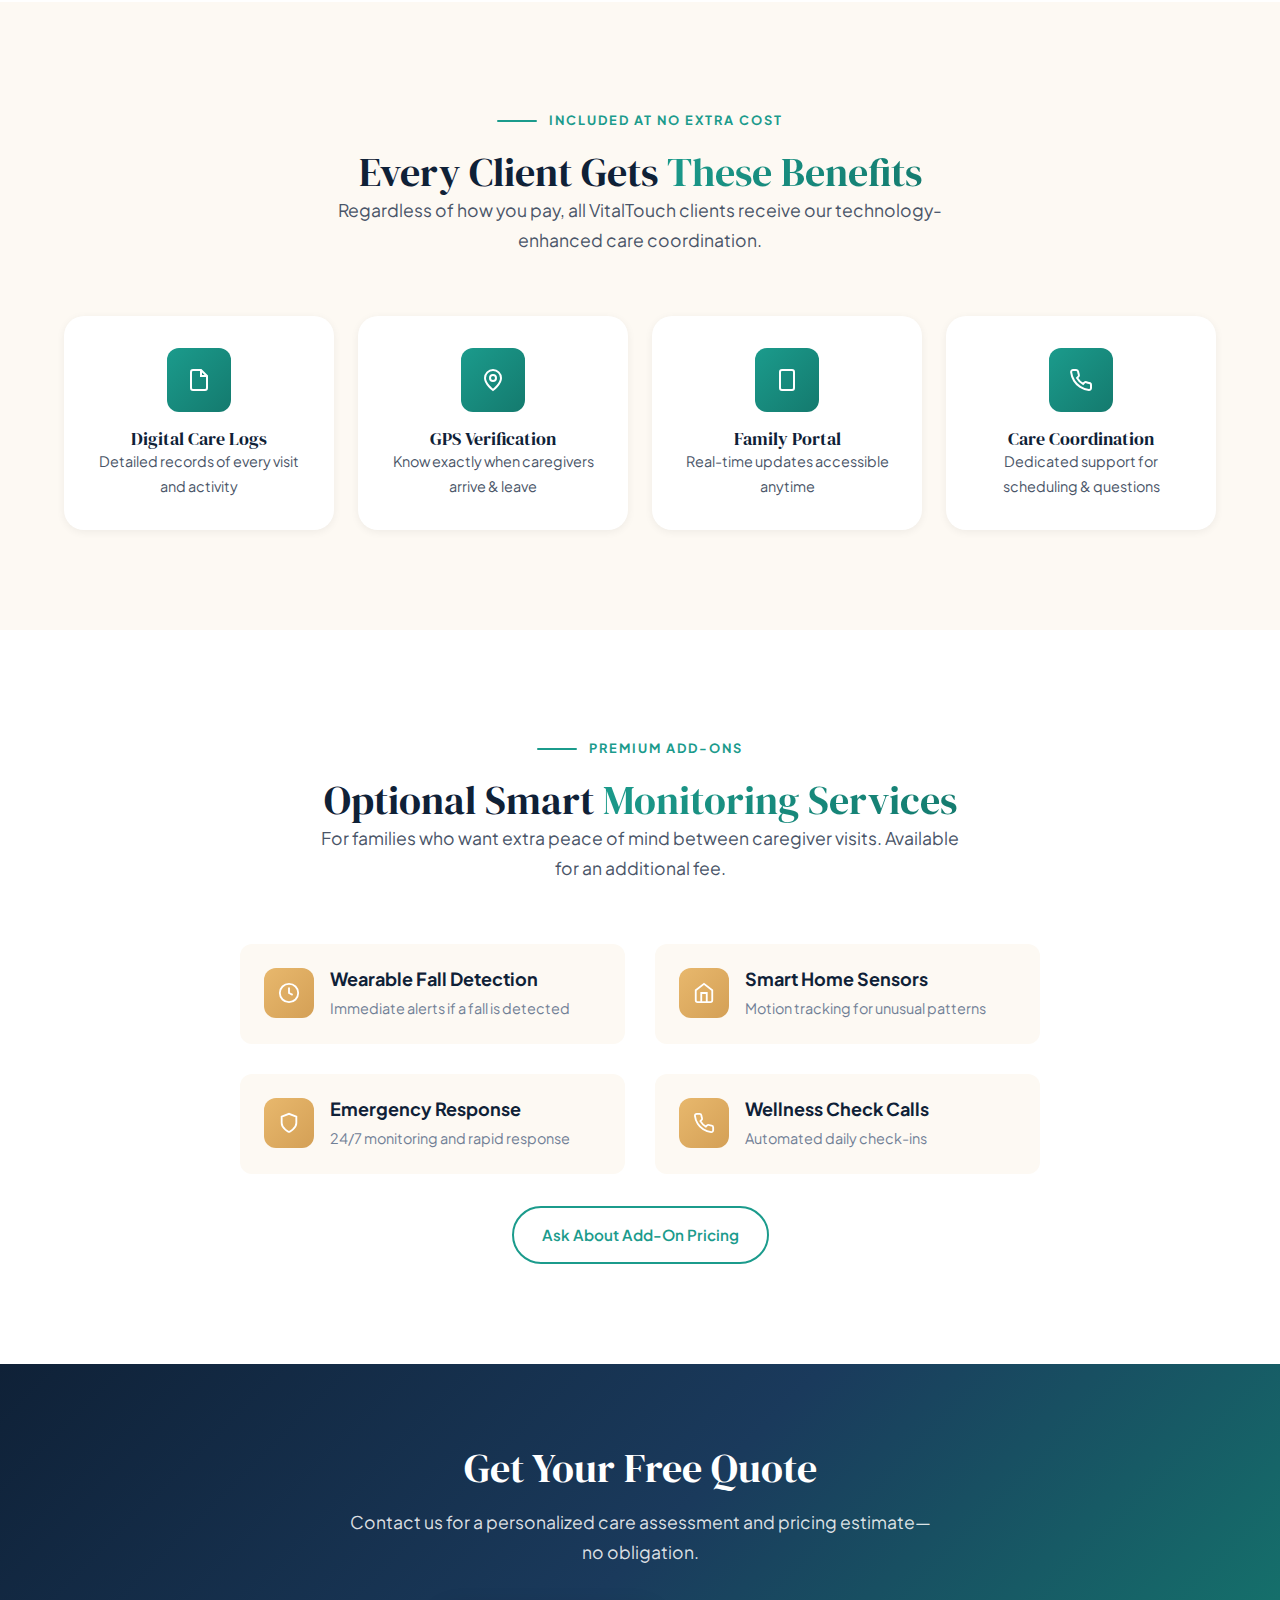
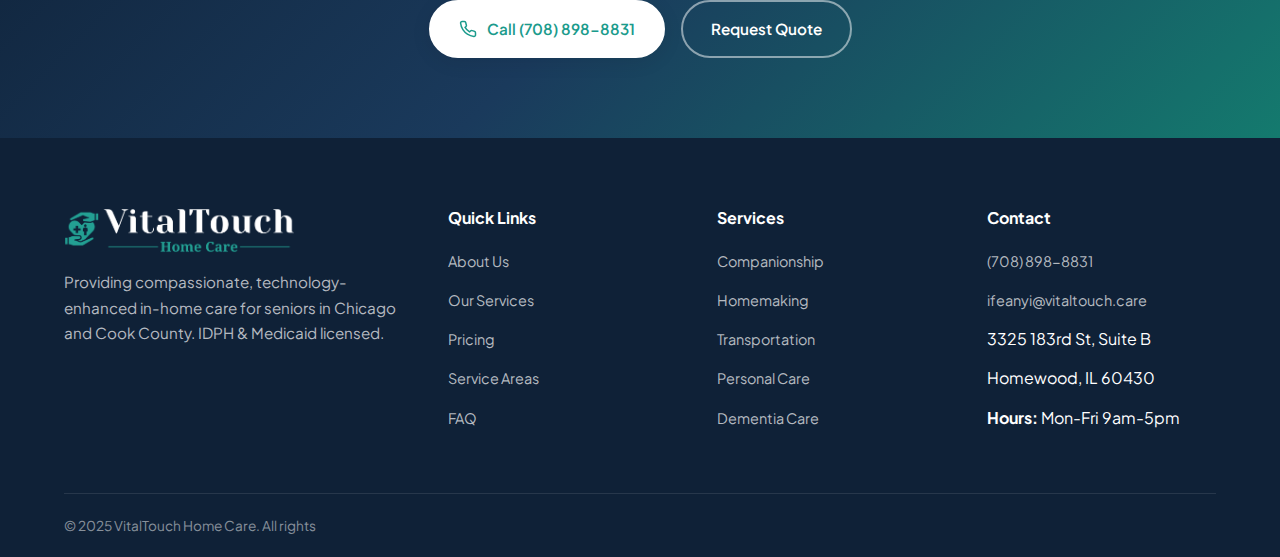
<file: pricing.html>
<!DOCTYPE html>
<html lang="en">
<head>
    <meta charset="UTF-8">
    <meta name="viewport" content="width=device-width, initial-scale=1.0">
    <title>Pricing & Payment Options | VitalTouch Home Care | Medicaid Accepted</title>
    <meta name="description" content="VitalTouch Home Care accepts Medicaid and private pay. Learn about our transparent pricing and payment options for home care services in Chicago.">
    <link rel="icon" type="image/png" href="images/logo-symbol.png">
    <link rel="preconnect" href="https://fonts.googleapis.com">
    <link rel="preconnect" href="https://fonts.gstatic.com" crossorigin>
    <link href="https://fonts.googleapis.com/css2?family=DM+Serif+Display&family=Plus+Jakarta+Sans:wght@400;500;600;700&display=swap" rel="stylesheet">
    <link rel="stylesheet" href="css/style.css">
    <style>
        .pricing-card {
            background: var(--white);
            border-radius: 20px;
            padding: 40px;
            box-shadow: 0 4px 20px rgba(0,0,0,0.08);
            text-align: center;
            transition: all 0.3s ease;
            border: 2px solid transparent;
            height: 100%;
        }
        .pricing-card:hover {
            transform: translateY(-5px);
            box-shadow: 0 15px 50px rgba(0,0,0,0.12);
        }
        .pricing-card.featured {
            border-color: var(--teal);
            position: relative;
        }
        .pricing-card.featured::before {
            content: 'Most Common';
            position: absolute;
            top: -12px;
            left: 50%;
            transform: translateX(-50%);
            background: linear-gradient(135deg, var(--teal), var(--teal-dark));
            color: white;
            padding: 6px 20px;
            border-radius: 20px;
            font-size: 0.8rem;
            font-weight: 600;
        }
        .pricing-icon {
            width: 80px;
            height: 80px;
            background: var(--teal-light);
            border-radius: 50%;
            display: flex;
            align-items: center;
            justify-content: center;
            margin: 0 auto 24px;
            color: var(--teal);
        }
        .pricing-card.featured .pricing-icon {
            background: linear-gradient(135deg, var(--teal), var(--teal-dark));
            color: white;
        }
        .pricing-card h3 {
            font-size: 1.5rem;
            margin-bottom: 12px;
        }
        .pricing-card .price {
            font-size: 1.1rem;
            color: var(--text);
            margin-bottom: 24px;
        }
        .pricing-card ul {
            text-align: left;
            margin-bottom: 30px;
        }
        .pricing-card li {
            display: flex;
            align-items: flex-start;
            gap: 10px;
            margin-bottom: 14px;
            font-size: 0.95rem;
        }
        .pricing-card li svg {
            color: var(--teal);
            flex-shrink: 0;
            margin-top: 2px;
        }
        .info-box {
            background: var(--teal-light);
            border-radius: 16px;
            padding: 30px;
            margin-top: 40px;
        }
        .info-box h4 {
            color: var(--teal-dark);
            margin-bottom: 12px;
        }
    </style>
</head>
<body>
    <!-- Top Bar -->
    <div class="top-bar">
        <div class="container">
            <div class="top-bar-content">
                <div class="top-bar-left">
                    <a href="tel:7088988831">
                        <svg viewBox="0 0 24 24" fill="none" stroke="currentColor" stroke-width="2"><path d="M22 16.92v3a2 2 0 0 1-2.18 2 19.79 19.79 0 0 1-8.63-3.07 19.5 19.5 0 0 1-6-6 19.79 19.79 0 0 1-3.07-8.67A2 2 0 0 1 4.11 2h3a2 2 0 0 1 2 1.72 12.84 12.84 0 0 0 .7 2.81 2 2 0 0 1-.45 2.11L8.09 9.91a16 16 0 0 0 6 6l1.27-1.27a2 2 0 0 1 2.11-.45 12.84 12.84 0 0 0 2.81.7A2 2 0 0 1 22 16.92z"/></svg>
                        (708) 898-8831
                    </a>
                   <a href="mailto:ifeanyi@vitaltouch.care">
                        <svg viewBox="0 0 24 24" fill="none" stroke="currentColor" stroke-width="2"><rect x="2" y="4" width="20" height="16" rx="2"/><path d="m22 7-8.97 5.7a1.94 1.94 0 0 1-2.06 0L2 7"/></svg>
                        ifeanyi@vitaltouch.care
                    </a>
                </div>
                <a href="contact.html">
                    <svg viewBox="0 0 24 24" fill="none" stroke="currentColor" stroke-width="2"><path d="M20 10c0 6-8 12-8 12s-8-6-8-12a8 8 0 0 1 16 0Z"/><circle cx="12" cy="10" r="3"/></svg>
                    Homewood, IL
                </a>
            </div>
        </div>
    </div>

    <!-- Header -->
    <header class="header">
        <div class="container">
            <nav class="nav">
                <a href="index.html" class="logo">
                    <img src="images/logo-main.png" alt="VitalTouch Home Care">
                </a>
                <button class="mobile-toggle" id="mobileToggle" aria-label="Menu">
                    <span></span><span></span><span></span>
                </button>
               <div class="nav-menu">
    <a href="index.html">Home</a>
    <a href="about.html">About</a>
    <a href="services.html">Services</a>
    <a href="pricing.html">Pricing</a>
    <a href="service-areas.html">Areas</a>
    <a href="faq.html">FAQ</a>
    <a href="blog.html">Blog</a>
    <a href="contact.html">Contact</a>
</div>
                <div class="nav-cta">
                    <a href="tel:7088988831" class="nav-phone">
                        <svg width="18" height="18" viewBox="0 0 24 24" fill="none" stroke="currentColor" stroke-width="2"><path d="M22 16.92v3a2 2 0 0 1-2.18 2 19.79 19.79 0 0 1-8.63-3.07 19.5 19.5 0 0 1-6-6 19.79 19.79 0 0 1-3.07-8.67A2 2 0 0 1 4.11 2h3a2 2 0 0 1 2 1.72 12.84 12.84 0 0 0 .7 2.81 2 2 0 0 1-.45 2.11L8.09 9.91a16 16 0 0 0 6 6l1.27-1.27a2 2 0 0 1 2.11-.45 12.84 12.84 0 0 0 2.81.7A2 2 0 0 1 22 16.92z"/></svg>
                        (708) 898-8831
                    </a>
                    <a href="contact.html" class="btn btn-primary btn-sm">Get Started</a>
                </div>
            </nav>
        </div>
    </header>

    <!-- Mobile Navigation -->
    <div class="mobile-overlay" id="mobileOverlay"></div>
    <nav class="mobile-nav" id="mobileNav">
        <a href="index.html">Home</a>
        <a href="about.html">About Us</a>
        <a href="services.html">Services</a>
        <a href="pricing.html">Pricing</a>
        <a href="service-areas.html">Service Areas</a>
        <a href="faq.html">FAQ</a>
        <a href="contact.html">Contact</a>
        <a href="blog.html">Blog</a>
    </nav>

    <!-- Page Hero -->
    <section class="page-hero">
        <div class="container">
            <div class="breadcrumb">
                <a href="index.html">Home</a>
                <span>/</span>
                <span>Pricing</span>
            </div>
            <h1>Pricing & Payment</h1>
            <p>Transparent pricing with flexible payment options to fit your needs.</p>
        </div>
    </section>

    <!-- Pricing Options -->
    <section class="section section-white">
        <div class="container">
            <div class="section-header">
                <span class="section-label">Payment Options</span>
                <h2>Flexible Ways to <span class="highlight">Pay for Care</span></h2>
                <p>We believe quality care should be accessible. That's why we accept multiple payment methods.</p>
            </div>

            <div class="grid-2" style="max-width: 900px; margin: 0 auto;">
                <!-- Medicaid -->
                <div class="pricing-card featured">
                    <div class="pricing-icon">
                        <svg width="36" height="36" viewBox="0 0 24 24" fill="none" stroke="currentColor" stroke-width="2"><rect x="2" y="5" width="20" height="14" rx="2"/><path d="M2 10h20"/></svg>
                    </div>
                    <h3>Medicaid</h3>
                    <p class="price">Covered through your benefits</p>
                    <ul>
                        <li>
                            <svg width="18" height="18" viewBox="0 0 24 24" fill="none" stroke="currentColor" stroke-width="2"><path d="M22 11.08V12a10 10 0 1 1-5.93-9.14"/><path d="m9 11 3 3L22 4"/></svg>
                            <span>No out-of-pocket costs for qualified recipients</span>
                        </li>
                        <li>
                            <svg width="18" height="18" viewBox="0 0 24 24" fill="none" stroke="currentColor" stroke-width="2"><path d="M22 11.08V12a10 10 0 1 1-5.93-9.14"/><path d="m9 11 3 3L22 4"/></svg>
                            <span>We handle all billing & paperwork</span>
                        </li>
                        <li>
                            <svg width="18" height="18" viewBox="0 0 24 24" fill="none" stroke="currentColor" stroke-width="2"><path d="M22 11.08V12a10 10 0 1 1-5.93-9.14"/><path d="m9 11 3 3L22 4"/></svg>
                            <span>Hours based on your care assessment</span>
                        </li>
                        <li>
                            <svg width="18" height="18" viewBox="0 0 24 24" fill="none" stroke="currentColor" stroke-width="2"><path d="M22 11.08V12a10 10 0 1 1-5.93-9.14"/><path d="m9 11 3 3L22 4"/></svg>
                            <span>Family Caregiver Program available</span>
                        </li>
                        <li>
                            <svg width="18" height="18" viewBox="0 0 24 24" fill="none" stroke="currentColor" stroke-width="2"><path d="M22 11.08V12a10 10 0 1 1-5.93-9.14"/><path d="m9 11 3 3L22 4"/></svg>
                            <span>We help verify your eligibility</span>
                        </li>
                    </ul>
                    <a href="contact.html" class="btn btn-primary" style="width: 100%;">Check Eligibility</a>
                </div>

                <!-- Private Pay -->
                <div class="pricing-card">
                    <div class="pricing-icon">
                        <svg width="36" height="36" viewBox="0 0 24 24" fill="none" stroke="currentColor" stroke-width="2"><line x1="12" y1="1" x2="12" y2="23"/><path d="M17 5H9.5a3.5 3.5 0 0 0 0 7h5a3.5 3.5 0 0 1 0 7H6"/></svg>
                    </div>
                    <h3>Private Pay</h3>
                    <p class="price">Contact us for a personalized quote</p>
                    <ul>
                        <li>
                            <svg width="18" height="18" viewBox="0 0 24 24" fill="none" stroke="currentColor" stroke-width="2"><path d="M22 11.08V12a10 10 0 1 1-5.93-9.14"/><path d="m9 11 3 3L22 4"/></svg>
                            <span>Flexible scheduling—you choose the hours</span>
                        </li>
                        <li>
                            <svg width="18" height="18" viewBox="0 0 24 24" fill="none" stroke="currentColor" stroke-width="2"><path d="M22 11.08V12a10 10 0 1 1-5.93-9.14"/><path d="m9 11 3 3L22 4"/></svg>
                            <span>No minimums required</span>
                        </li>
                        <li>
                            <svg width="18" height="18" viewBox="0 0 24 24" fill="none" stroke="currentColor" stroke-width="2"><path d="M22 11.08V12a10 10 0 1 1-5.93-9.14"/><path d="m9 11 3 3L22 4"/></svg>
                            <span>Competitive hourly rates</span>
                        </li>
                        <li>
                            <svg width="18" height="18" viewBox="0 0 24 24" fill="none" stroke="currentColor" stroke-width="2"><path d="M22 11.08V12a10 10 0 1 1-5.93-9.14"/><path d="m9 11 3 3L22 4"/></svg>
                            <span>All services available</span>
                        </li>
                        <li>
                            <svg width="18" height="18" viewBox="0 0 24 24" fill="none" stroke="currentColor" stroke-width="2"><path d="M22 11.08V12a10 10 0 1 1-5.93-9.14"/><path d="m9 11 3 3L22 4"/></svg>
                            <span>Add optional smart monitoring</span>
                        </li>
                    </ul>
                    <a href="contact.html" class="btn btn-outline" style="width: 100%;">Get a Quote</a>
                </div>
            </div>

            <div class="info-box" style="max-width: 900px; margin: 40px auto 0;">
                <h4>💡 Not Sure About Medicaid Eligibility?</h4>
                <p style="margin: 0;">We can help you understand your options. Many families are surprised to learn they qualify for Medicaid home care benefits. Contact us for a free consultation—we'll help you navigate the process.</p>
            </div>
        </div>
    </section>

    <!-- What's Included -->
    <section class="section section-cream">
        <div class="container">
            <div class="section-header">
                <span class="section-label">Included at No Extra Cost</span>
                <h2>Every Client Gets <span class="highlight">These Benefits</span></h2>
                <p>Regardless of how you pay, all VitalTouch clients receive our technology-enhanced care coordination.</p>
            </div>
            <div class="grid-4">
                <div class="card text-center">
                    <div class="card-icon" style="margin: 0 auto 16px;">
                        <svg width="24" height="24" viewBox="0 0 24 24" fill="none" stroke="currentColor" stroke-width="2"><path d="M14 2H6a2 2 0 0 0-2 2v16a2 2 0 0 0 2 2h12a2 2 0 0 0 2-2V8z"/><polyline points="14 2 14 8 20 8"/></svg>
                    </div>
                    <h4>Digital Care Logs</h4>
                    <p style="font-size: 0.9rem;">Detailed records of every visit and activity</p>
                </div>
                <div class="card text-center">
                    <div class="card-icon" style="margin: 0 auto 16px;">
                        <svg width="24" height="24" viewBox="0 0 24 24" fill="none" stroke="currentColor" stroke-width="2"><path d="M20 10c0 6-8 12-8 12s-8-6-8-12a8 8 0 0 1 16 0Z"/><circle cx="12" cy="10" r="3"/></svg>
                    </div>
                    <h4>GPS Verification</h4>
                    <p style="font-size: 0.9rem;">Know exactly when caregivers arrive & leave</p>
                </div>
                <div class="card text-center">
                    <div class="card-icon" style="margin: 0 auto 16px;">
                        <svg width="24" height="24" viewBox="0 0 24 24" fill="none" stroke="currentColor" stroke-width="2"><rect x="5" y="2" width="14" height="20" rx="2" ry="2"/><line x1="12" y1="18" x2="12.01" y2="18"/></svg>
                    </div>
                    <h4>Family Portal</h4>
                    <p style="font-size: 0.9rem;">Real-time updates accessible anytime</p>
                </div>
                <div class="card text-center">
                    <div class="card-icon" style="margin: 0 auto 16px;">
                        <svg width="24" height="24" viewBox="0 0 24 24" fill="none" stroke="currentColor" stroke-width="2"><path d="M22 16.92v3a2 2 0 0 1-2.18 2 19.79 19.79 0 0 1-8.63-3.07 19.5 19.5 0 0 1-6-6 19.79 19.79 0 0 1-3.07-8.67A2 2 0 0 1 4.11 2h3a2 2 0 0 1 2 1.72 12.84 12.84 0 0 0 .7 2.81 2 2 0 0 1-.45 2.11L8.09 9.91a16 16 0 0 0 6 6l1.27-1.27a2 2 0 0 1 2.11-.45 12.84 12.84 0 0 0 2.81.7A2 2 0 0 1 22 16.92z"/></svg>
                    </div>
                    <h4>Care Coordination</h4>
                    <p style="font-size: 0.9rem;">Dedicated support for scheduling & questions</p>
                </div>
            </div>
        </div>
    </section>

    <!-- Optional Add-Ons -->
    <section class="section section-white">
        <div class="container">
            <div class="section-header">
                <span class="section-label">Premium Add-Ons</span>
                <h2>Optional Smart <span class="highlight">Monitoring Services</span></h2>
                <p>For families who want extra peace of mind between caregiver visits. Available for an additional fee.</p>
            </div>
            <div class="grid-2" style="max-width: 800px; margin: 0 auto;">
                <div class="feature-card">
                    <div class="feature-card-icon" style="background: linear-gradient(135deg, #E8B86D, #d4a056);">
                        <svg width="22" height="22" viewBox="0 0 24 24" fill="none" stroke="currentColor" stroke-width="2"><circle cx="12" cy="12" r="10"/><path d="M12 6v6l4 2"/></svg>
                    </div>
                    <div>
                        <h4>Wearable Fall Detection</h4>
                        <p>Immediate alerts if a fall is detected</p>
                    </div>
                </div>
                <div class="feature-card">
                    <div class="feature-card-icon" style="background: linear-gradient(135deg, #E8B86D, #d4a056);">
                        <svg width="22" height="22" viewBox="0 0 24 24" fill="none" stroke="currentColor" stroke-width="2"><path d="m3 9 9-7 9 7v11a2 2 0 0 1-2 2H5a2 2 0 0 1-2-2z"/><polyline points="9 22 9 12 15 12 15 22"/></svg>
                    </div>
                    <div>
                        <h4>Smart Home Sensors</h4>
                        <p>Motion tracking for unusual patterns</p>
                    </div>
                </div>
                <div class="feature-card">
                    <div class="feature-card-icon" style="background: linear-gradient(135deg, #E8B86D, #d4a056);">
                        <svg width="22" height="22" viewBox="0 0 24 24" fill="none" stroke="currentColor" stroke-width="2"><path d="M12 22s8-4 8-10V5l-8-3-8 3v7c0 6 8 10 8 10"/></svg>
                    </div>
                    <div>
                        <h4>Emergency Response</h4>
                        <p>24/7 monitoring and rapid response</p>
                    </div>
                </div>
                <div class="feature-card">
                    <div class="feature-card-icon" style="background: linear-gradient(135deg, #E8B86D, #d4a056);">
                        <svg width="22" height="22" viewBox="0 0 24 24" fill="none" stroke="currentColor" stroke-width="2"><path d="M22 16.92v3a2 2 0 0 1-2.18 2 19.79 19.79 0 0 1-8.63-3.07 19.5 19.5 0 0 1-6-6 19.79 19.79 0 0 1-3.07-8.67A2 2 0 0 1 4.11 2h3a2 2 0 0 1 2 1.72 12.84 12.84 0 0 0 .7 2.81 2 2 0 0 1-.45 2.11L8.09 9.91a16 16 0 0 0 6 6l1.27-1.27a2 2 0 0 1 2.11-.45 12.84 12.84 0 0 0 2.81.7A2 2 0 0 1 22 16.92z"/></svg>
                    </div>
                    <div>
                        <h4>Wellness Check Calls</h4>
                        <p>Automated daily check-ins</p>
                    </div>
                </div>
            </div>
            <div class="text-center mt-4">
                <a href="contact.html" class="btn btn-outline">Ask About Add-On Pricing</a>
            </div>
        </div>
    </section>

    <!-- CTA -->
    <section class="cta">
        <div class="container">
            <h2>Get Your Free Quote</h2>
            <p>Contact us for a personalized care assessment and pricing estimate—no obligation.</p>
            <div class="cta-buttons">
                <a href="tel:7088988831" class="btn btn-white">
                    <svg width="18" height="18" viewBox="0 0 24 24" fill="none" stroke="currentColor" stroke-width="2"><path d="M22 16.92v3a2 2 0 0 1-2.18 2 19.79 19.79 0 0 1-8.63-3.07 19.5 19.5 0 0 1-6-6 19.79 19.79 0 0 1-3.07-8.67A2 2 0 0 1 4.11 2h3a2 2 0 0 1 2 1.72 12.84 12.84 0 0 0 .7 2.81 2 2 0 0 1-.45 2.11L8.09 9.91a16 16 0 0 0 6 6l1.27-1.27a2 2 0 0 1 2.11-.45 12.84 12.84 0 0 0 2.81.7A2 2 0 0 1 22 16.92z"/></svg>
                    Call (708) 898-8831
                </a>
                <a href="contact.html" class="btn btn-outline-white">Request Quote</a>
            </div>
        </div>
    </section>

    <!-- Footer -->
    <footer class="footer">
        <div class="container">
            <div class="footer-grid">
                <div class="footer-brand">
                    <img src="images/logo-white.png" alt="VitalTouch Home Care">
                    <p>Providing compassionate, technology-enhanced in-home care for seniors in Chicago and Cook County. IDPH & Medicaid licensed.</p>
                </div>
                <div class="footer-links">
                    <h4>Quick Links</h4>
                    <ul>
                        <li><a href="about.html">About Us</a></li>
                        <li><a href="services.html">Our Services</a></li>
                        <li><a href="pricing.html">Pricing</a></li>
                        <li><a href="service-areas.html">Service Areas</a></li>
                        <li><a href="faq.html">FAQ</a></li>
                    </ul>
                </div>
                <div class="footer-links">
                    <h4>Services</h4>
                    <ul>
                        <li><a href="services.html">Companionship</a></li>
                        <li><a href="services.html">Homemaking</a></li>
                        <li><a href="services.html">Transportation</a></li>
                        <li><a href="services.html">Personal Care</a></li>
                        <li><a href="services.html">Dementia Care</a></li>
                    </ul>
                </div>
                <div class="footer-links">
                    <h4>Contact</h4>
                    <ul>
                        <li><a href="tel:7088988831">(708) 898-8831</a></li>
<li><a href="mailto:ifeanyi@vitaltouch.care">ifeanyi@vitaltouch.care</a></li>
                        <li>3325 183rd St, Suite B</li>
                        <li>Homewood, IL 60430</li>
                        <li style="margin-top: 8px;"><strong>Hours:</strong> Mon-Fri 9am-5pm</li>
                    </ul>
                </div>
            </div>
            <div class="footer-bottom">
                <p>&copy; 2025 VitalTouch Home Care. All rights
</file>
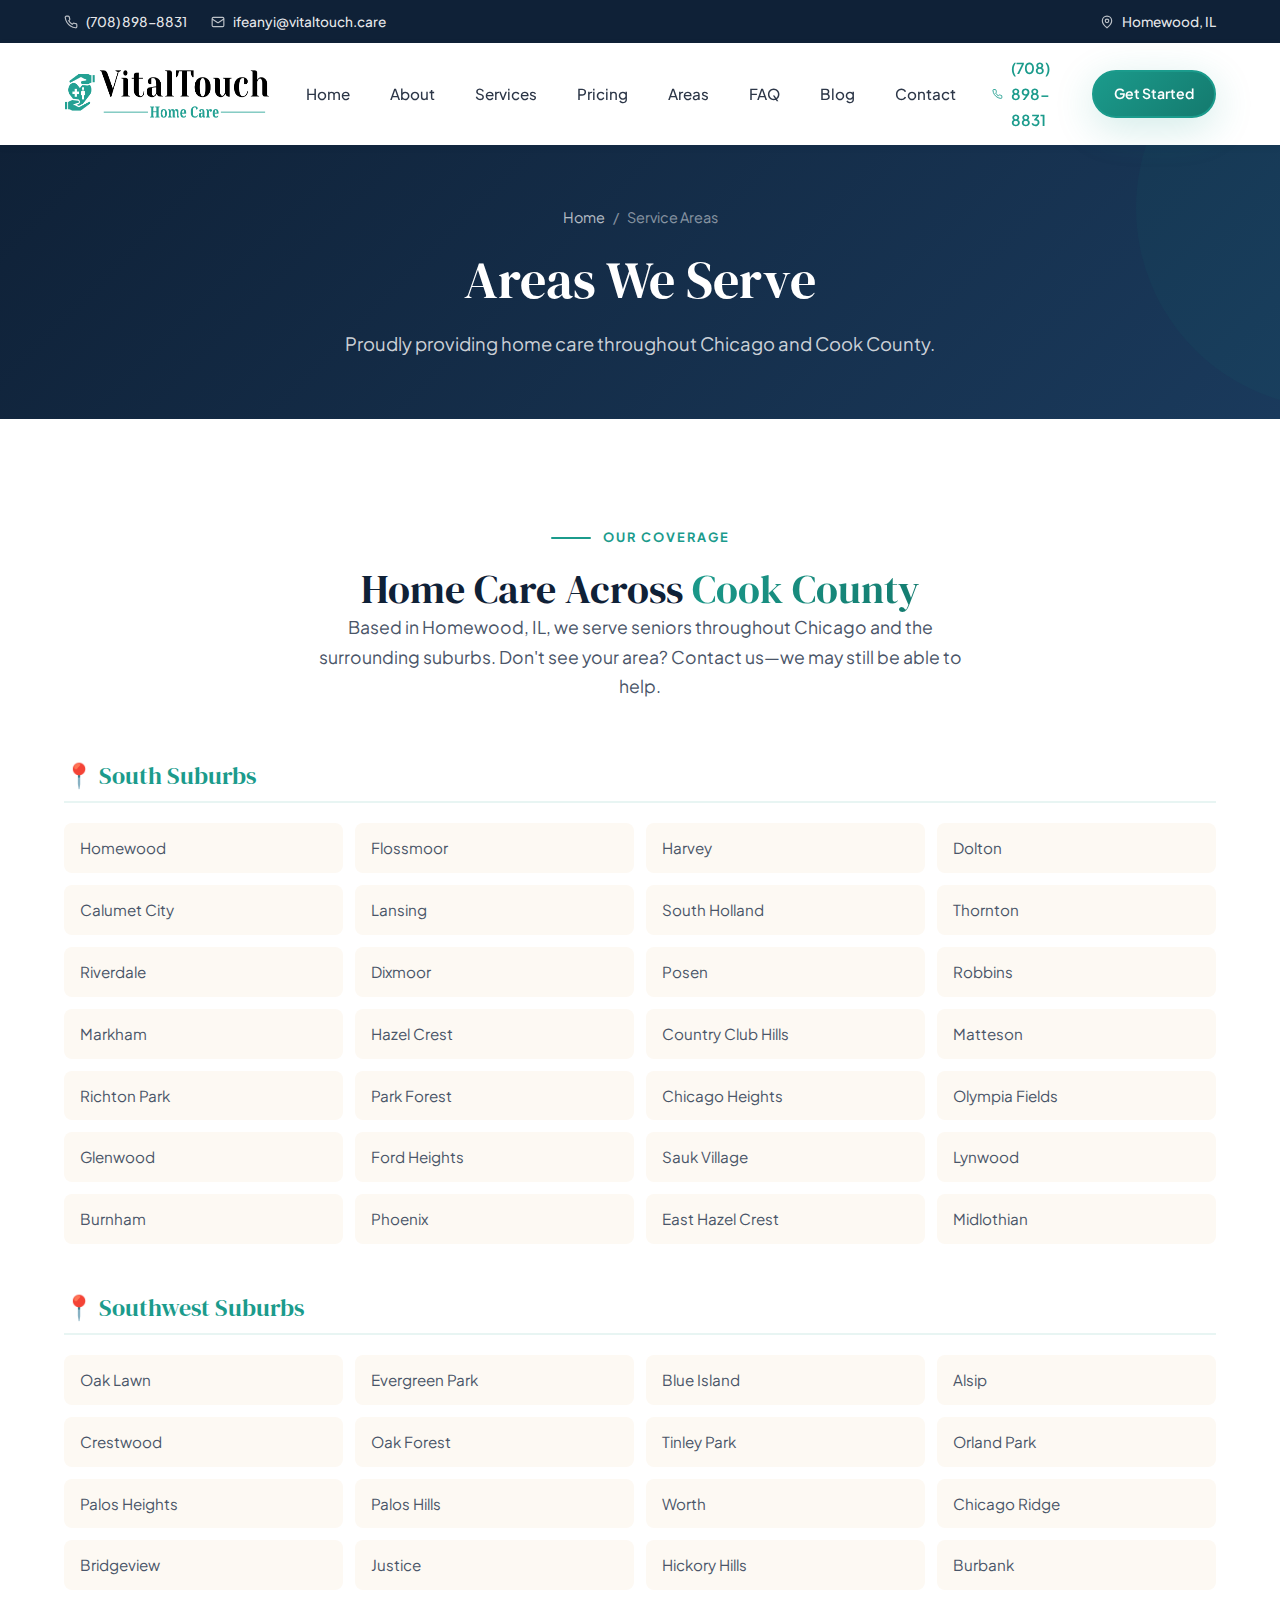
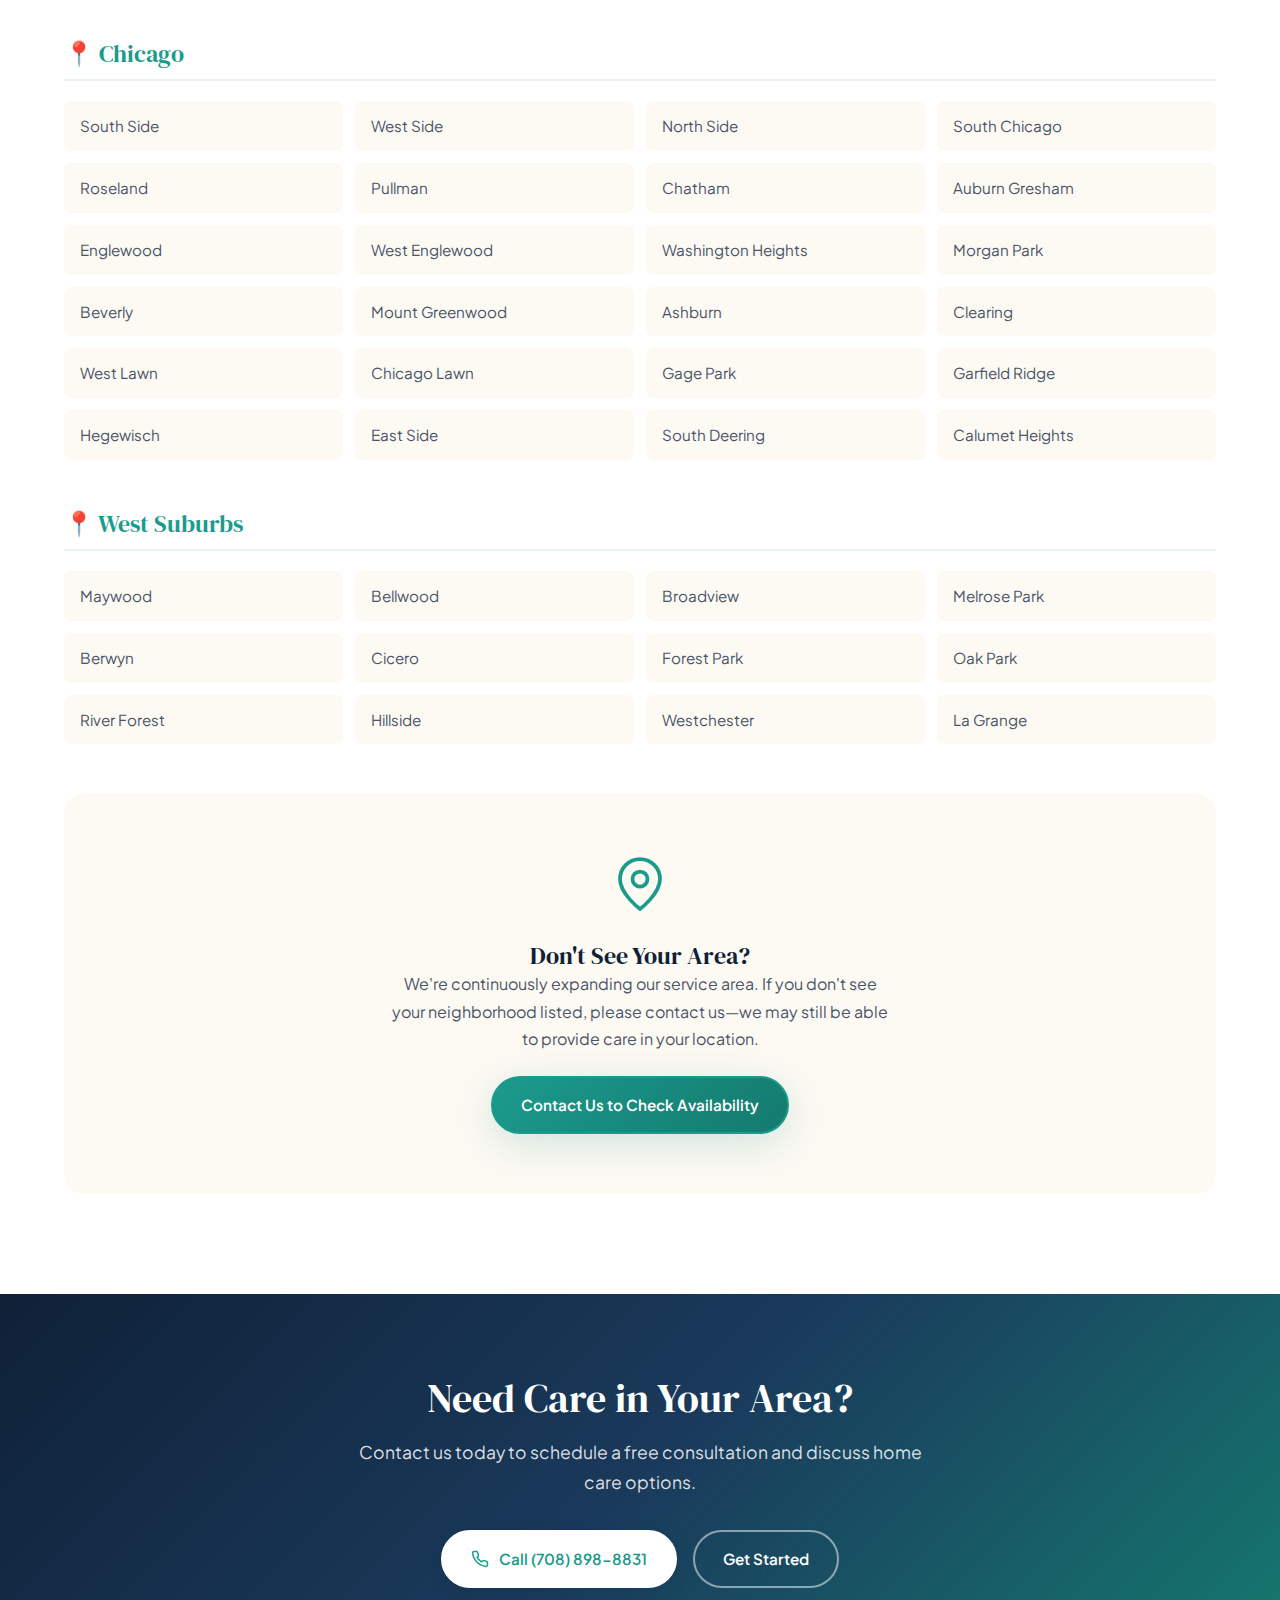
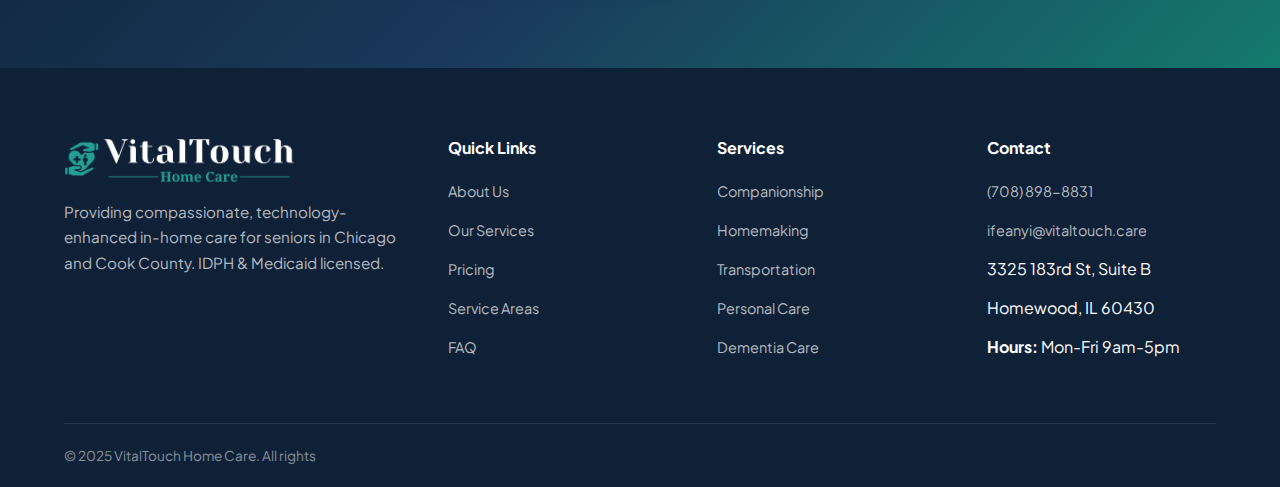
<file: service-areas.html>
<!DOCTYPE html>
<html lang="en">
<head>
    <meta charset="UTF-8">
    <meta name="viewport" content="width=device-width, initial-scale=1.0">
    <title>Service Areas | VitalTouch Home Care | Chicago, Cook County, South Suburbs</title>
    <meta name="description" content="VitalTouch Home Care serves Chicago, Homewood, Harvey, Dolton, Calumet City, and throughout Cook County. Find home care services near you.">
    <link rel="icon" type="image/png" href="images/logo-symbol.png">
    <link rel="preconnect" href="https://fonts.googleapis.com">
    <link rel="preconnect" href="https://fonts.gstatic.com" crossorigin>
    <link href="https://fonts.googleapis.com/css2?family=DM+Serif+Display&family=Plus+Jakarta+Sans:wght@400;500;600;700&display=swap" rel="stylesheet">
    <link rel="stylesheet" href="css/style.css">
    <style>
        .area-section {
            margin-bottom: 50px;
        }
        .area-section h3 {
            color: var(--teal);
            margin-bottom: 20px;
            padding-bottom: 10px;
            border-bottom: 2px solid var(--teal-light);
        }
        .area-grid {
            display: grid;
            grid-template-columns: repeat(4, 1fr);
            gap: 12px;
        }
        .area-item {
            padding: 12px 16px;
            background: var(--cream);
            border-radius: 8px;
            font-size: 0.95rem;
            transition: all 0.3s ease;
        }
        .area-item:hover {
            background: var(--teal-light);
            transform: translateX(4px);
        }
        .map-placeholder {
            background: var(--cream);
            border-radius: 20px;
            padding: 60px;
            text-align: center;
            margin-top: 40px;
        }
        @media (max-width: 768px) {
            .area-grid {
                grid-template-columns: repeat(2, 1fr);
            }
        }
        @media (max-width: 480px) {
            .area-grid {
                grid-template-columns: 1fr;
            }
        }
    </style>
</head>
<body>
    <!-- Top Bar -->
    <div class="top-bar">
        <div class="container">
            <div class="top-bar-content">
                <div class="top-bar-left">
                    <a href="tel:7088988831">
                        <svg viewBox="0 0 24 24" fill="none" stroke="currentColor" stroke-width="2"><path d="M22 16.92v3a2 2 0 0 1-2.18 2 19.79 19.79 0 0 1-8.63-3.07 19.5 19.5 0 0 1-6-6 19.79 19.79 0 0 1-3.07-8.67A2 2 0 0 1 4.11 2h3a2 2 0 0 1 2 1.72 12.84 12.84 0 0 0 .7 2.81 2 2 0 0 1-.45 2.11L8.09 9.91a16 16 0 0 0 6 6l1.27-1.27a2 2 0 0 1 2.11-.45 12.84 12.84 0 0 0 2.81.7A2 2 0 0 1 22 16.92z"/></svg>
                        (708) 898-8831
                    </a>
                 <a href="mailto:ifeanyi@vitaltouch.care">
                        <svg viewBox="0 0 24 24" fill="none" stroke="currentColor" stroke-width="2"><rect x="2" y="4" width="20" height="16" rx="2"/><path d="m22 7-8.97 5.7a1.94 1.94 0 0 1-2.06 0L2 7"/></svg>
                        ifeanyi@vitaltouch.care
                    </a>
                </div>
                <a href="contact.html">
                    <svg viewBox="0 0 24 24" fill="none" stroke="currentColor" stroke-width="2"><path d="M20 10c0 6-8 12-8 12s-8-6-8-12a8 8 0 0 1 16 0Z"/><circle cx="12" cy="10" r="3"/></svg>
                    Homewood, IL
                </a>
            </div>
        </div>
    </div>

    <!-- Header -->
    <header class="header">
        <div class="container">
            <nav class="nav">
                <a href="index.html" class="logo">
                    <img src="images/logo-main.png" alt="VitalTouch Home Care">
                </a>
                <button class="mobile-toggle" id="mobileToggle" aria-label="Menu">
                    <span></span><span></span><span></span>
                </button>
            <div class="nav-menu">
    <a href="index.html">Home</a>
    <a href="about.html">About</a>
    <a href="services.html">Services</a>
    <a href="pricing.html">Pricing</a>
    <a href="service-areas.html">Areas</a>
    <a href="faq.html">FAQ</a>
    <a href="blog.html">Blog</a>
    <a href="contact.html">Contact</a>
</div>
                <div class="nav-cta">
                    <a href="tel:7088988831" class="nav-phone">
                        <svg width="18" height="18" viewBox="0 0 24 24" fill="none" stroke="currentColor" stroke-width="2"><path d="M22 16.92v3a2 2 0 0 1-2.18 2 19.79 19.79 0 0 1-8.63-3.07 19.5 19.5 0 0 1-6-6 19.79 19.79 0 0 1-3.07-8.67A2 2 0 0 1 4.11 2h3a2 2 0 0 1 2 1.72 12.84 12.84 0 0 0 .7 2.81 2 2 0 0 1-.45 2.11L8.09 9.91a16 16 0 0 0 6 6l1.27-1.27a2 2 0 0 1 2.11-.45 12.84 12.84 0 0 0 2.81.7A2 2 0 0 1 22 16.92z"/></svg>
                        (708) 898-8831
                    </a>
                    <a href="contact.html" class="btn btn-primary btn-sm">Get Started</a>
                </div>
            </nav>
        </div>
    </header>

    <!-- Mobile Navigation -->
    <div class="mobile-overlay" id="mobileOverlay"></div>
    <nav class="mobile-nav" id="mobileNav">
        <a href="index.html">Home</a>
        <a href="about.html">About Us</a>
        <a href="services.html">Services</a>
        <a href="pricing.html">Pricing</a>
        <a href="service-areas.html">Service Areas</a>
        <a href="faq.html">FAQ</a>
        <a href="contact.html">Contact</a>
        <a href="blog.html">Blog</a>
    </nav>

    <!-- Page Hero -->
    <section class="page-hero">
        <div class="container">
            <div class="breadcrumb">
                <a href="index.html">Home</a>
                <span>/</span>
                <span>Service Areas</span>
            </div>
            <h1>Areas We Serve</h1>
            <p>Proudly providing home care throughout Chicago and Cook County.</p>
        </div>
    </section>

    <!-- Service Areas -->
    <section class="section section-white">
        <div class="container">
            <div class="section-header">
                <span class="section-label">Our Coverage</span>
                <h2>Home Care Across <span class="highlight">Cook County</span></h2>
                <p>Based in Homewood, IL, we serve seniors throughout Chicago and the surrounding suburbs. Don't see your area? Contact us—we may still be able to help.</p>
            </div>

            <!-- South Suburbs -->
            <div class="area-section">
                <h3>📍 South Suburbs</h3>
                <div class="area-grid">
                    <div class="area-item">Homewood</div>
                    <div class="area-item">Flossmoor</div>
                    <div class="area-item">Harvey</div>
                    <div class="area-item">Dolton</div>
                    <div class="area-item">Calumet City</div>
                    <div class="area-item">Lansing</div>
                    <div class="area-item">South Holland</div>
                    <div class="area-item">Thornton</div>
                    <div class="area-item">Riverdale</div>
                    <div class="area-item">Dixmoor</div>
                    <div class="area-item">Posen</div>
                    <div class="area-item">Robbins</div>
                    <div class="area-item">Markham</div>
                    <div class="area-item">Hazel Crest</div>
                    <div class="area-item">Country Club Hills</div>
                    <div class="area-item">Matteson</div>
                    <div class="area-item">Richton Park</div>
                    <div class="area-item">Park Forest</div>
                    <div class="area-item">Chicago Heights</div>
                    <div class="area-item">Olympia Fields</div>
                    <div class="area-item">Glenwood</div>
                    <div class="area-item">Ford Heights</div>
                    <div class="area-item">Sauk Village</div>
                    <div class="area-item">Lynwood</div>
                    <div class="area-item">Burnham</div>
                    <div class="area-item">Phoenix</div>
                    <div class="area-item">East Hazel Crest</div>
                    <div class="area-item">Midlothian</div>
                </div>
            </div>

            <!-- Southwest Suburbs -->
            <div class="area-section">
                <h3>📍 Southwest Suburbs</h3>
                <div class="area-grid">
                    <div class="area-item">Oak Lawn</div>
                    <div class="area-item">Evergreen Park</div>
                    <div class="area-item">Blue Island</div>
                    <div class="area-item">Alsip</div>
                    <div class="area-item">Crestwood</div>
                    <div class="area-item">Oak Forest</div>
                    <div class="area-item">Tinley Park</div>
                    <div class="area-item">Orland Park</div>
                    <div class="area-item">Palos Heights</div>
                    <div class="area-item">Palos Hills</div>
                    <div class="area-item">Worth</div>
                    <div class="area-item">Chicago Ridge</div>
                    <div class="area-item">Bridgeview</div>
                    <div class="area-item">Justice</div>
                    <div class="area-item">Hickory Hills</div>
                    <div class="area-item">Burbank</div>
                </div>
            </div>

            <!-- Chicago Neighborhoods -->
            <div class="area-section">
                <h3>📍 Chicago</h3>
                <div class="area-grid">
                    <div class="area-item">South Side</div>
                    <div class="area-item">West Side</div>
                    <div class="area-item">North Side</div>
                    <div class="area-item">South Chicago</div>
                    <div class="area-item">Roseland</div>
                    <div class="area-item">Pullman</div>
                    <div class="area-item">Chatham</div>
                    <div class="area-item">Auburn Gresham</div>
                    <div class="area-item">Englewood</div>
                    <div class="area-item">West Englewood</div>
                    <div class="area-item">Washington Heights</div>
                    <div class="area-item">Morgan Park</div>
                    <div class="area-item">Beverly</div>
                    <div class="area-item">Mount Greenwood</div>
                    <div class="area-item">Ashburn</div>
                    <div class="area-item">Clearing</div>
                    <div class="area-item">West Lawn</div>
                    <div class="area-item">Chicago Lawn</div>
                    <div class="area-item">Gage Park</div>
                    <div class="area-item">Garfield Ridge</div>
                    <div class="area-item">Hegewisch</div>
                    <div class="area-item">East Side</div>
                    <div class="area-item">South Deering</div>
                    <div class="area-item">Calumet Heights</div>
                </div>
            </div>

            <!-- West Suburbs -->
            <div class="area-section">
                <h3>📍 West Suburbs</h3>
                <div class="area-grid">
                    <div class="area-item">Maywood</div>
                    <div class="area-item">Bellwood</div>
                    <div class="area-item">Broadview</div>
                    <div class="area-item">Melrose Park</div>
                    <div class="area-item">Berwyn</div>
                    <div class="area-item">Cicero</div>
                    <div class="area-item">Forest Park</div>
                    <div class="area-item">Oak Park</div>
                    <div class="area-item">River Forest</div>
                    <div class="area-item">Hillside</div>
                    <div class="area-item">Westchester</div>
                    <div class="area-item">La Grange</div>
                </div>
            </div>

            <!-- Don't See Your Area -->
            <div class="map-placeholder">
                <svg width="60" height="60" viewBox="0 0 24 24" fill="none" stroke="#1B9B8C" stroke-width="1.5" style="margin-bottom: 20px;"><path d="M20 10c0 6-8 12-8 12s-8-6-8-12a8 8 0 0 1 16 0Z"/><circle cx="12" cy="10" r="3"/></svg>
                <h3>Don't See Your Area?</h3>
                <p style="max-width: 500px; margin: 0 auto 24px;">We're continuously expanding our service area. If you don't see your neighborhood listed, please contact us—we may still be able to provide care in your location.</p>
                <a href="contact.html" class="btn btn-primary">Contact Us to Check Availability</a>
            </div>
        </div>
    </section>

    <!-- CTA -->
    <section class="cta">
        <div class="container">
            <h2>Need Care in Your Area?</h2>
            <p>Contact us today to schedule a free consultation and discuss home care options.</p>
            <div class="cta-buttons">
                <a href="tel:7088988831" class="btn btn-white">
                    <svg width="18" height="18" viewBox="0 0 24 24" fill="none" stroke="currentColor" stroke-width="2"><path d="M22 16.92v3a2 2 0 0 1-2.18 2 19.79 19.79 0 0 1-8.63-3.07 19.5 19.5 0 0 1-6-6 19.79 19.79 0 0 1-3.07-8.67A2 2 0 0 1 4.11 2h3a2 2 0 0 1 2 1.72 12.84 12.84 0 0 0 .7 2.81 2 2 0 0 1-.45 2.11L8.09 9.91a16 16 0 0 0 6 6l1.27-1.27a2 2 0 0 1 2.11-.45 12.84 12.84 0 0 0 2.81.7A2 2 0 0 1 22 16.92z"/></svg>
                    Call (708) 898-8831
                </a>
                <a href="contact.html" class="btn btn-outline-white">Get Started</a>
            </div>
        </div>
    </section>

    <!-- Footer -->
    <footer class="footer">
        <div class="container">
            <div class="footer-grid">
                <div class="footer-brand">
                    <img src="images/logo-white.png" alt="VitalTouch Home Care">
                    <p>Providing compassionate, technology-enhanced in-home care for seniors in Chicago and Cook County. IDPH & Medicaid licensed.</p>
                </div>
                <div class="footer-links">
                    <h4>Quick Links</h4>
                    <ul>
                        <li><a href="about.html">About Us</a></li>
                        <li><a href="services.html">Our Services</a></li>
                        <li><a href="pricing.html">Pricing</a></li>
                        <li><a href="service-areas.html">Service Areas</a></li>
                        <li><a href="faq.html">FAQ</a></li>
                    </ul>
                </div>
                <div class="footer-links">
                    <h4>Services</h4>
                    <ul>
                        <li><a href="services.html">Companionship</a></li>
                        <li><a href="services.html">Homemaking</a></li>
                        <li><a href="services.html">Transportation</a></li>
                        <li><a href="services.html">Personal Care</a></li>
                        <li><a href="services.html">Dementia Care</a></li>
                    </ul>
                </div>
                <div class="footer-links">
                    <h4>Contact</h4>
                    <ul>
                        <li><a href="tel:7088988831">(708) 898-8831</a></li>
<li><a href="mailto:ifeanyi@vitaltouch.care">ifeanyi@vitaltouch.care</a></li>

                        <li>3325 183rd St, Suite B</li>
                        <li>Homewood, IL 60430</li>
                        <li style="margin-top: 8px;"><strong>Hours:</strong> Mon-Fri 9am-5pm</li>
                    </ul>
                </div>
            </div>
            <div class="footer-bottom">
                <p>&copy; 2025 VitalTouch Home Care. All rights
</file>
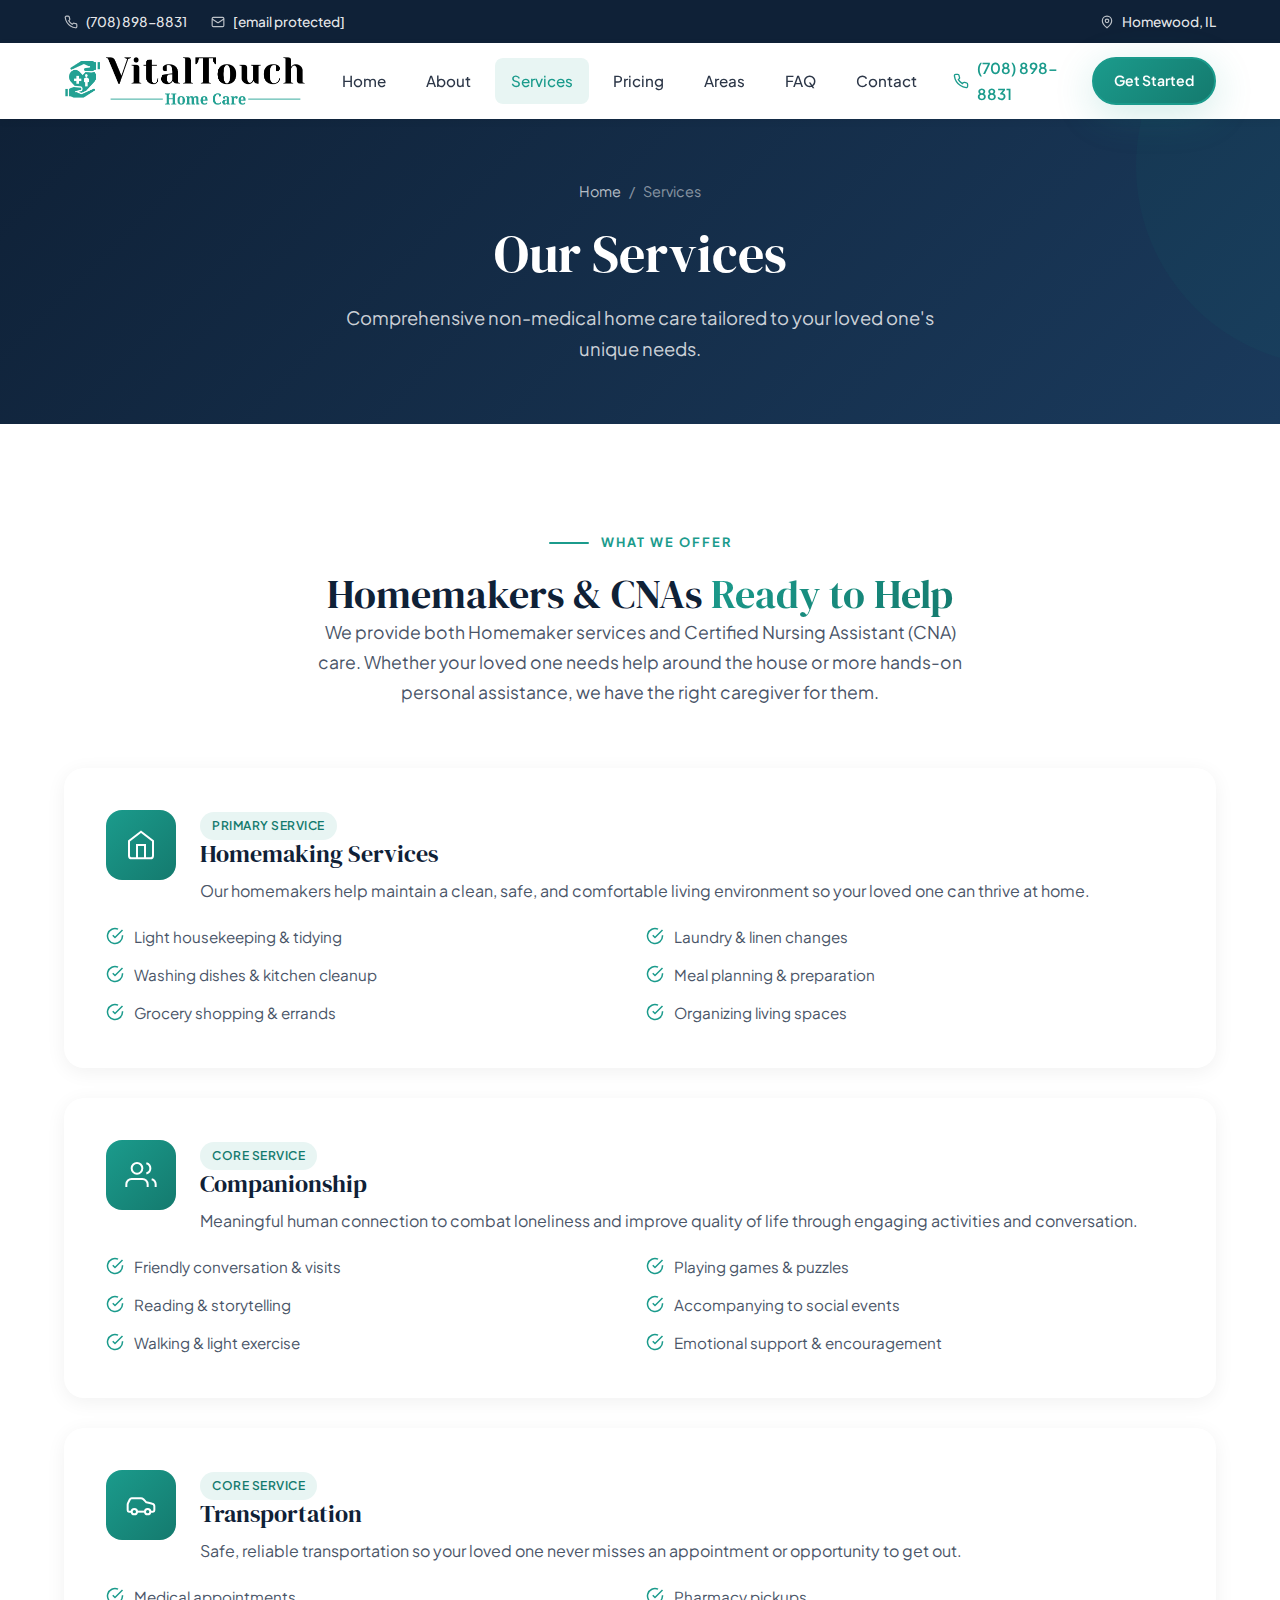
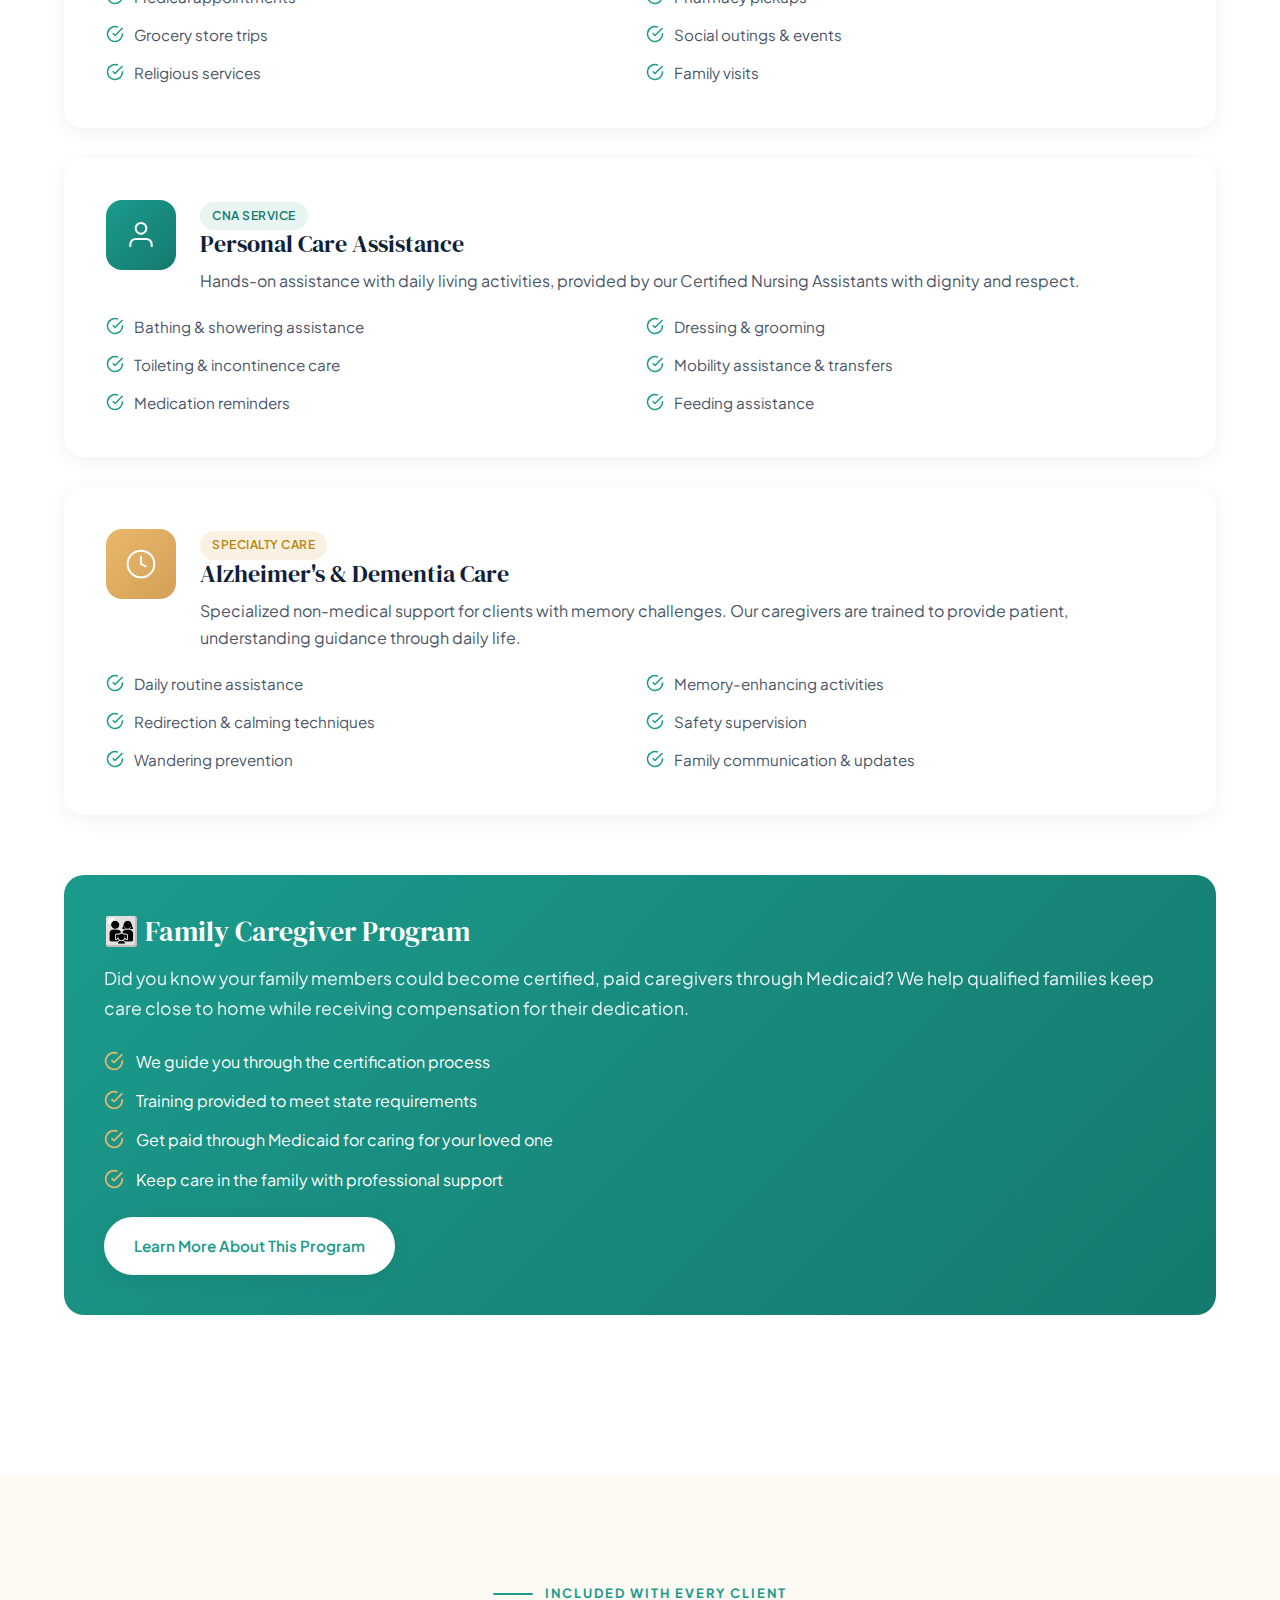
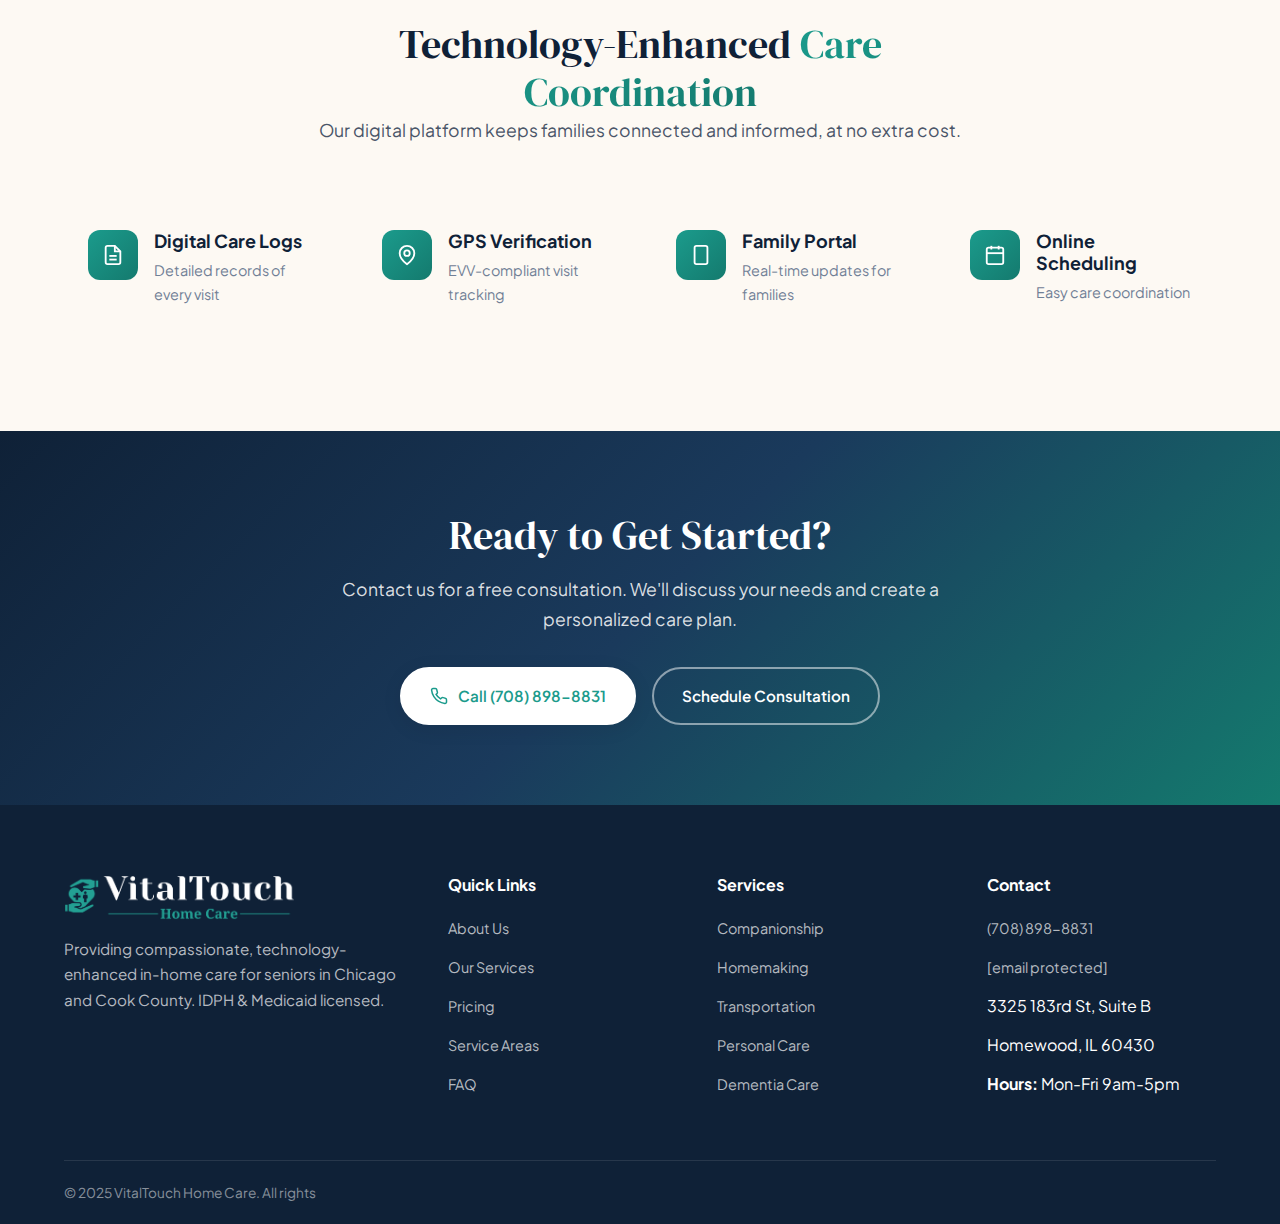
<file: services.html>
<!DOCTYPE html>
<html lang="en">
<head>
    <meta charset="UTF-8">
    <meta name="viewport" content="width=device-width, initial-scale=1.0">
    <title>Our Services | VitalTouch Home Care | Homemaking, CNA, Dementia Care</title>
    <meta name="description" content="VitalTouch offers homemaking services, CNA care, companionship, transportation, Alzheimer's & dementia care in Chicago and Cook County. Medicaid accepted.">
    <link rel="icon" type="image/png" href="images/logo-symbol.png">
    <link rel="preconnect" href="https://fonts.googleapis.com">
    <link rel="preconnect" href="https://fonts.gstatic.com" crossorigin>
    <link href="https://fonts.googleapis.com/css2?family=DM+Serif+Display&family=Plus+Jakarta+Sans:wght@400;500;600;700&display=swap" rel="stylesheet">
    <link rel="stylesheet" href="css/style.css">
    <style>
        .service-detail {
            background: var(--white);
            border-radius: 20px;
            padding: 40px;
            box-shadow: 0 4px 20px rgba(0,0,0,0.06);
            margin-bottom: 30px;
            transition: all 0.3s ease;
            border: 2px solid transparent;
        }
        .service-detail:hover {
            border-color: var(--teal-light);
            box-shadow: 0 10px 40px rgba(0,0,0,0.1);
        }
        .service-detail-header {
            display: flex;
            align-items: flex-start;
            gap: 24px;
            margin-bottom: 20px;
        }
        .service-detail-icon {
            width: 70px;
            height: 70px;
            background: linear-gradient(135deg, var(--teal), var(--teal-dark));
            border-radius: 16px;
            display: flex;
            align-items: center;
            justify-content: center;
            color: white;
            flex-shrink: 0;
        }
        .service-detail h3 {
            font-size: 1.5rem;
            margin-bottom: 8px;
        }
        .service-detail-badge {
            display: inline-block;
            padding: 4px 12px;
            background: var(--teal-light);
            color: var(--teal-dark);
            font-size: 0.75rem;
            font-weight: 600;
            border-radius: 20px;
            text-transform: uppercase;
            letter-spacing: 0.5px;
        }
        .service-detail ul {
            display: grid;
            grid-template-columns: 1fr 1fr;
            gap: 12px;
            margin-top: 20px;
        }
        .service-detail li {
            display: flex;
            align-items: flex-start;
            gap: 10px;
            font-size: 0.95rem;
        }
        .service-detail li svg {
            color: var(--teal);
            flex-shrink: 0;
            margin-top: 3px;
        }
        .highlight-box {
            background: linear-gradient(135deg, var(--teal), var(--teal-dark));
            color: white;
            border-radius: 20px;
            padding: 40px;
            margin: 60px 0;
        }
        .highlight-box h3 {
            color: white;
            font-size: 1.75rem;
            margin-bottom: 16px;
        }
        .highlight-box p {
            opacity: 0.9;
            font-size: 1.1rem;
            margin-bottom: 24px;
        }
        .highlight-box ul {
            margin-bottom: 24px;
        }
        .highlight-box li {
            display: flex;
            align-items: flex-start;
            gap: 12px;
            margin-bottom: 12px;
        }
        .highlight-box li svg {
            color: var(--gold);
            flex-shrink: 0;
            margin-top: 3px;
        }
        @media (max-width: 768px) {
            .service-detail ul {
                grid-template-columns: 1fr;
            }
            .service-detail-header {
                flex-direction: column;
                gap: 16px;
            }
        }
    </style>
</head>
<body>
    <!-- Top Bar -->
    <div class="top-bar">
        <div class="container">
            <div class="top-bar-content">
                <div class="top-bar-left">
                    <a href="tel:7088988831">
                        <svg viewBox="0 0 24 24" fill="none" stroke="currentColor" stroke-width="2"><path d="M22 16.92v3a2 2 0 0 1-2.18 2 19.79 19.79 0 0 1-8.63-3.07 19.5 19.5 0 0 1-6-6 19.79 19.79 0 0 1-3.07-8.67A2 2 0 0 1 4.11 2h3a2 2 0 0 1 2 1.72 12.84 12.84 0 0 0 .7 2.81 2 2 0 0 1-.45 2.11L8.09 9.91a16 16 0 0 0 6 6l1.27-1.27a2 2 0 0 1 2.11-.45 12.84 12.84 0 0 0 2.81.7A2 2 0 0 1 22 16.92z"/></svg>
                        (708) 898-8831
                    </a>
                    <a href="/cdn-cgi/l/email-protection#aec7c8cbcfc0d7c7eed8c7dacfc2dac1dbcdc680cdcfdccb">
                        <svg viewBox="0 0 24 24" fill="none" stroke="currentColor" stroke-width="2"><rect x="2" y="4" width="20" height="16" rx="2"/><path d="m22 7-8.97 5.7a1.94 1.94 0 0 1-2.06 0L2 7"/></svg>
                        <span class="__cf_email__" data-cfemail="a5ccc3c0c4cbdccce5d3ccd1c4c9d1cad0c6cd8bc6c4d7c0">[email&#160;protected]</span>
                    </a>
                </div>
                <a href="contact.html">
                    <svg viewBox="0 0 24 24" fill="none" stroke="currentColor" stroke-width="2"><path d="M20 10c0 6-8 12-8 12s-8-6-8-12a8 8 0 0 1 16 0Z"/><circle cx="12" cy="10" r="3"/></svg>
                    Homewood, IL
                </a>
            </div>
        </div>
    </div>

    <!-- Header -->
    <header class="header">
        <div class="container">
            <nav class="nav">
                <a href="index.html" class="logo">
                    <img src="images/logo-main.png" alt="VitalTouch Home Care">
                </a>
                <button class="mobile-toggle" id="mobileToggle" aria-label="Menu">
                    <span></span><span></span><span></span>
                </button>
                <div class="nav-menu">
                    <a href="index.html">Home</a>
                    <a href="about.html">About</a>
                    <a href="services.html" class="active">Services</a>
                    <a href="pricing.html">Pricing</a>
                    <a href="service-areas.html">Areas</a>
                    <a href="faq.html">FAQ</a>
                    <a href="contact.html">Contact</a>
                </div>
                <div class="nav-cta">
                    <a href="tel:7088988831" class="nav-phone">
                        <svg width="18" height="18" viewBox="0 0 24 24" fill="none" stroke="currentColor" stroke-width="2"><path d="M22 16.92v3a2 2 0 0 1-2.18 2 19.79 19.79 0 0 1-8.63-3.07 19.5 19.5 0 0 1-6-6 19.79 19.79 0 0 1-3.07-8.67A2 2 0 0 1 4.11 2h3a2 2 0 0 1 2 1.72 12.84 12.84 0 0 0 .7 2.81 2 2 0 0 1-.45 2.11L8.09 9.91a16 16 0 0 0 6 6l1.27-1.27a2 2 0 0 1 2.11-.45 12.84 12.84 0 0 0 2.81.7A2 2 0 0 1 22 16.92z"/></svg>
                        (708) 898-8831
                    </a>
                    <a href="contact.html" class="btn btn-primary btn-sm">Get Started</a>
                </div>
            </nav>
        </div>
    </header>

    <!-- Mobile Navigation -->
    <div class="mobile-overlay" id="mobileOverlay"></div>
    <nav class="mobile-nav" id="mobileNav">
        <a href="index.html">Home</a>
        <a href="about.html">About Us</a>
        <a href="services.html">Services</a>
        <a href="pricing.html">Pricing</a>
        <a href="service-areas.html">Service Areas</a>
        <a href="faq.html">FAQ</a>
        <a href="contact.html">Contact</a>
        <a href="blog.html">Blog</a>
    </nav>

    <!-- Page Hero -->
    <section class="page-hero">
        <div class="container">
            <div class="breadcrumb">
                <a href="index.html">Home</a>
                <span>/</span>
                <span>Services</span>
            </div>
            <h1>Our Services</h1>
            <p>Comprehensive non-medical home care tailored to your loved one's unique needs.</p>
        </div>
    </section>

    <!-- Services Intro -->
    <section class="section section-white">
        <div class="container">
            <div class="section-header">
                <span class="section-label">What We Offer</span>
                <h2>Homemakers & CNAs <span class="highlight">Ready to Help</span></h2>
                <p>We provide both Homemaker services and Certified Nursing Assistant (CNA) care. Whether your loved one needs help around the house or more hands-on personal assistance, we have the right caregiver for them.</p>
            </div>

            <!-- Primary Service: Homemaking -->
            <div class="service-detail" id="homemaking">
                <div class="service-detail-header">
                    <div class="service-detail-icon">
                        <svg width="32" height="32" viewBox="0 0 24 24" fill="none" stroke="currentColor" stroke-width="1.5"><path d="m3 9 9-7 9 7v11a2 2 0 0 1-2 2H5a2 2 0 0 1-2-2z"/><polyline points="9 22 9 12 15 12 15 22"/></svg>
                    </div>
                    <div>
                        <span class="service-detail-badge">Primary Service</span>
                        <h3>Homemaking Services</h3>
                        <p>Our homemakers help maintain a clean, safe, and comfortable living environment so your loved one can thrive at home.</p>
                    </div>
                </div>
                <ul>
                    <li>
                        <svg width="18" height="18" viewBox="0 0 24 24" fill="none" stroke="currentColor" stroke-width="2"><path d="M22 11.08V12a10 10 0 1 1-5.93-9.14"/><path d="m9 11 3 3L22 4"/></svg>
                        <span>Light housekeeping & tidying</span>
                    </li>
                    <li>
                        <svg width="18" height="18" viewBox="0 0 24 24" fill="none" stroke="currentColor" stroke-width="2"><path d="M22 11.08V12a10 10 0 1 1-5.93-9.14"/><path d="m9 11 3 3L22 4"/></svg>
                        <span>Laundry & linen changes</span>
                    </li>
                    <li>
                        <svg width="18" height="18" viewBox="0 0 24 24" fill="none" stroke="currentColor" stroke-width="2"><path d="M22 11.08V12a10 10 0 1 1-5.93-9.14"/><path d="m9 11 3 3L22 4"/></svg>
                        <span>Washing dishes & kitchen cleanup</span>
                    </li>
                    <li>
                        <svg width="18" height="18" viewBox="0 0 24 24" fill="none" stroke="currentColor" stroke-width="2"><path d="M22 11.08V12a10 10 0 1 1-5.93-9.14"/><path d="m9 11 3 3L22 4"/></svg>
                        <span>Meal planning & preparation</span>
                    </li>
                    <li>
                        <svg width="18" height="18" viewBox="0 0 24 24" fill="none" stroke="currentColor" stroke-width="2"><path d="M22 11.08V12a10 10 0 1 1-5.93-9.14"/><path d="m9 11 3 3L22 4"/></svg>
                        <span>Grocery shopping & errands</span>
                    </li>
                    <li>
                        <svg width="18" height="18" viewBox="0 0 24 24" fill="none" stroke="currentColor" stroke-width="2"><path d="M22 11.08V12a10 10 0 1 1-5.93-9.14"/><path d="m9 11 3 3L22 4"/></svg>
                        <span>Organizing living spaces</span>
                    </li>
                </ul>
            </div>

            <!-- Companionship -->
            <div class="service-detail" id="companionship">
                <div class="service-detail-header">
                    <div class="service-detail-icon">
                        <svg width="32" height="32" viewBox="0 0 24 24" fill="none" stroke="currentColor" stroke-width="1.5"><path d="M17 21v-2a4 4 0 0 0-4-4H5a4 4 0 0 0-4 4v2"/><circle cx="9" cy="7" r="4"/><path d="M23 21v-2a4 4 0 0 0-3-3.87"/><path d="M16 3.13a4 4 0 0 1 0 7.75"/></svg>
                    </div>
                    <div>
                        <span class="service-detail-badge">Core Service</span>
                        <h3>Companionship</h3>
                        <p>Meaningful human connection to combat loneliness and improve quality of life through engaging activities and conversation.</p>
                    </div>
                </div>
                <ul>
                    <li>
                        <svg width="18" height="18" viewBox="0 0 24 24" fill="none" stroke="currentColor" stroke-width="2"><path d="M22 11.08V12a10 10 0 1 1-5.93-9.14"/><path d="m9 11 3 3L22 4"/></svg>
                        <span>Friendly conversation & visits</span>
                    </li>
                    <li>
                        <svg width="18" height="18" viewBox="0 0 24 24" fill="none" stroke="currentColor" stroke-width="2"><path d="M22 11.08V12a10 10 0 1 1-5.93-9.14"/><path d="m9 11 3 3L22 4"/></svg>
                        <span>Playing games & puzzles</span>
                    </li>
                    <li>
                        <svg width="18" height="18" viewBox="0 0 24 24" fill="none" stroke="currentColor" stroke-width="2"><path d="M22 11.08V12a10 10 0 1 1-5.93-9.14"/><path d="m9 11 3 3L22 4"/></svg>
                        <span>Reading & storytelling</span>
                    </li>
                    <li>
                        <svg width="18" height="18" viewBox="0 0 24 24" fill="none" stroke="currentColor" stroke-width="2"><path d="M22 11.08V12a10 10 0 1 1-5.93-9.14"/><path d="m9 11 3 3L22 4"/></svg>
                        <span>Accompanying to social events</span>
                    </li>
                    <li>
                        <svg width="18" height="18" viewBox="0 0 24 24" fill="none" stroke="currentColor" stroke-width="2"><path d="M22 11.08V12a10 10 0 1 1-5.93-9.14"/><path d="m9 11 3 3L22 4"/></svg>
                        <span>Walking & light exercise</span>
                    </li>
                    <li>
                        <svg width="18" height="18" viewBox="0 0 24 24" fill="none" stroke="currentColor" stroke-width="2"><path d="M22 11.08V12a10 10 0 1 1-5.93-9.14"/><path d="m9 11 3 3L22 4"/></svg>
                        <span>Emotional support & encouragement</span>
                    </li>
                </ul>
            </div>

            <!-- Transportation -->
            <div class="service-detail" id="transportation">
                <div class="service-detail-header">
                    <div class="service-detail-icon">
                        <svg width="32" height="32" viewBox="0 0 24 24" fill="none" stroke="currentColor" stroke-width="1.5"><path d="M19 17h2c.6 0 1-.4 1-1v-3c0-.9-.7-1.7-1.5-1.9C18.7 10.6 16 10 16 10s-1.3-1.4-2.2-2.3c-.5-.4-1.1-.7-1.8-.7H5c-.6 0-1.1.4-1.4.9l-1.4 2.9A3.7 3.7 0 0 0 2 12v4c0 .6.4 1 1 1h2"/><circle cx="7" cy="17" r="2"/><path d="M9 17h6"/><circle cx="17" cy="17" r="2"/></svg>
                    </div>
                    <div>
                        <span class="service-detail-badge">Core Service</span>
                        <h3>Transportation</h3>
                        <p>Safe, reliable transportation so your loved one never misses an appointment or opportunity to get out.</p>
                    </div>
                </div>
                <ul>
                    <li>
                        <svg width="18" height="18" viewBox="0 0 24 24" fill="none" stroke="currentColor" stroke-width="2"><path d="M22 11.08V12a10 10 0 1 1-5.93-9.14"/><path d="m9 11 3 3L22 4"/></svg>
                        <span>Medical appointments</span>
                    </li>
                    <li>
                        <svg width="18" height="18" viewBox="0 0 24 24" fill="none" stroke="currentColor" stroke-width="2"><path d="M22 11.08V12a10 10 0 1 1-5.93-9.14"/><path d="m9 11 3 3L22 4"/></svg>
                        <span>Pharmacy pickups</span>
                    </li>
                    <li>
                        <svg width="18" height="18" viewBox="0 0 24 24" fill="none" stroke="currentColor" stroke-width="2"><path d="M22 11.08V12a10 10 0 1 1-5.93-9.14"/><path d="m9 11 3 3L22 4"/></svg>
                        <span>Grocery store trips</span>
                    </li>
                    <li>
                        <svg width="18" height="18" viewBox="0 0 24 24" fill="none" stroke="currentColor" stroke-width="2"><path d="M22 11.08V12a10 10 0 1 1-5.93-9.14"/><path d="m9 11 3 3L22 4"/></svg>
                        <span>Social outings & events</span>
                    </li>
                    <li>
                        <svg width="18" height="18" viewBox="0 0 24 24" fill="none" stroke="currentColor" stroke-width="2"><path d="M22 11.08V12a10 10 0 1 1-5.93-9.14"/><path d="m9 11 3 3L22 4"/></svg>
                        <span>Religious services</span>
                    </li>
                    <li>
                        <svg width="18" height="18" viewBox="0 0 24 24" fill="none" stroke="currentColor" stroke-width="2"><path d="M22 11.08V12a10 10 0 1 1-5.93-9.14"/><path d="m9 11 3 3L22 4"/></svg>
                        <span>Family visits</span>
                    </li>
                </ul>
            </div>

            <!-- Personal Care / CNA Services -->
            <div class="service-detail" id="personal-care">
                <div class="service-detail-header">
                    <div class="service-detail-icon">
                        <svg width="32" height="32" viewBox="0 0 24 24" fill="none" stroke="currentColor" stroke-width="1.5"><path d="M20 21v-2a4 4 0 0 0-4-4H8a4 4 0 0 0-4 4v2"/><circle cx="12" cy="7" r="4"/></svg>
                    </div>
                    <div>
                        <span class="service-detail-badge">CNA Service</span>
                        <h3>Personal Care Assistance</h3>
                        <p>Hands-on assistance with daily living activities, provided by our Certified Nursing Assistants with dignity and respect.</p>
                    </div>
                </div>
                <ul>
                    <li>
                        <svg width="18" height="18" viewBox="0 0 24 24" fill="none" stroke="currentColor" stroke-width="2"><path d="M22 11.08V12a10 10 0 1 1-5.93-9.14"/><path d="m9 11 3 3L22 4"/></svg>
                        <span>Bathing & showering assistance</span>
                    </li>
                    <li>
                        <svg width="18" height="18" viewBox="0 0 24 24" fill="none" stroke="currentColor" stroke-width="2"><path d="M22 11.08V12a10 10 0 1 1-5.93-9.14"/><path d="m9 11 3 3L22 4"/></svg>
                        <span>Dressing & grooming</span>
                    </li>
                    <li>
                        <svg width="18" height="18" viewBox="0 0 24 24" fill="none" stroke="currentColor" stroke-width="2"><path d="M22 11.08V12a10 10 0 1 1-5.93-9.14"/><path d="m9 11 3 3L22 4"/></svg>
                        <span>Toileting & incontinence care</span>
                    </li>
                    <li>
                        <svg width="18" height="18" viewBox="0 0 24 24" fill="none" stroke="currentColor" stroke-width="2"><path d="M22 11.08V12a10 10 0 1 1-5.93-9.14"/><path d="m9 11 3 3L22 4"/></svg>
                        <span>Mobility assistance & transfers</span>
                    </li>
                    <li>
                        <svg width="18" height="18" viewBox="0 0 24 24" fill="none" stroke="currentColor" stroke-width="2"><path d="M22 11.08V12a10 10 0 1 1-5.93-9.14"/><path d="m9 11 3 3L22 4"/></svg>
                        <span>Medication reminders</span>
                    </li>
                    <li>
                        <svg width="18" height="18" viewBox="0 0 24 24" fill="none" stroke="currentColor" stroke-width="2"><path d="M22 11.08V12a10 10 0 1 1-5.93-9.14"/><path d="m9 11 3 3L22 4"/></svg>
                        <span>Feeding assistance</span>
                    </li>
                </ul>
            </div>

            <!-- Alzheimer's & Dementia Care -->
            <div class="service-detail" id="dementia-care">
                <div class="service-detail-header">
                    <div class="service-detail-icon" style="background: linear-gradient(135deg, #E8B86D, #d4a056);">
                        <svg width="32" height="32" viewBox="0 0 24 24" fill="none" stroke="currentColor" stroke-width="1.5"><circle cx="12" cy="12" r="10"/><path d="M12 6v6l4 2"/></svg>
                    </div>
                    <div>
                        <span class="service-detail-badge" style="background: rgba(232,184,109,0.2); color: #b8860b;">Specialty Care</span>
                        <h3>Alzheimer's & Dementia Care</h3>
                        <p>Specialized non-medical support for clients with memory challenges. Our caregivers are trained to provide patient, understanding guidance through daily life.</p>
                    </div>
                </div>
                <ul>
                    <li>
                        <svg width="18" height="18" viewBox="0 0 24 24" fill="none" stroke="currentColor" stroke-width="2"><path d="M22 11.08V12a10 10 0 1 1-5.93-9.14"/><path d="m9 11 3 3L22 4"/></svg>
                        <span>Daily routine assistance</span>
                    </li>
                    <li>
                        <svg width="18" height="18" viewBox="0 0 24 24" fill="none" stroke="currentColor" stroke-width="2"><path d="M22 11.08V12a10 10 0 1 1-5.93-9.14"/><path d="m9 11 3 3L22 4"/></svg>
                        <span>Memory-enhancing activities</span>
                    </li>
                    <li>
                        <svg width="18" height="18" viewBox="0 0 24 24" fill="none" stroke="currentColor" stroke-width="2"><path d="M22 11.08V12a10 10 0 1 1-5.93-9.14"/><path d="m9 11 3 3L22 4"/></svg>
                        <span>Redirection & calming techniques</span>
                    </li>
                    <li>
                        <svg width="18" height="18" viewBox="0 0 24 24" fill="none" stroke="currentColor" stroke-width="2"><path d="M22 11.08V12a10 10 0 1 1-5.93-9.14"/><path d="m9 11 3 3L22 4"/></svg>
                        <span>Safety supervision</span>
                    </li>
                    <li>
                        <svg width="18" height="18" viewBox="0 0 24 24" fill="none" stroke="currentColor" stroke-width="2"><path d="M22 11.08V12a10 10 0 1 1-5.93-9.14"/><path d="m9 11 3 3L22 4"/></svg>
                        <span>Wandering prevention</span>
                    </li>
                    <li>
                        <svg width="18" height="18" viewBox="0 0 24 24" fill="none" stroke="currentColor" stroke-width="2"><path d="M22 11.08V12a10 10 0 1 1-5.93-9.14"/><path d="m9 11 3 3L22 4"/></svg>
                        <span>Family communication & updates</span>
                    </li>
                </ul>
            </div>

            <!-- Family Caregiver Program Highlight -->
            <div class="highlight-box">
                <h3>👨‍👩‍👧 Family Caregiver Program</h3>
                <p>Did you know your family members could become certified, paid caregivers through Medicaid? We help qualified families keep care close to home while receiving compensation for their dedication.</p>
                <ul>
                    <li>
                        <svg width="20" height="20" viewBox="0 0 24 24" fill="none" stroke="currentColor" stroke-width="2"><path d="M22 11.08V12a10 10 0 1 1-5.93-9.14"/><path d="m9 11 3 3L22 4"/></svg>
                        <span>We guide you through the certification process</span>
                    </li>
                    <li>
                        <svg width="20" height="20" viewBox="0 0 24 24" fill="none" stroke="currentColor" stroke-width="2"><path d="M22 11.08V12a10 10 0 1 1-5.93-9.14"/><path d="m9 11 3 3L22 4"/></svg>
                        <span>Training provided to meet state requirements</span>
                    </li>
                    <li>
                        <svg width="20" height="20" viewBox="0 0 24 24" fill="none" stroke="currentColor" stroke-width="2"><path d="M22 11.08V12a10 10 0 1 1-5.93-9.14"/><path d="m9 11 3 3L22 4"/></svg>
                        <span>Get paid through Medicaid for caring for your loved one</span>
                    </li>
                    <li>
                        <svg width="20" height="20" viewBox="0 0 24 24" fill="none" stroke="currentColor" stroke-width="2"><path d="M22 11.08V12a10 10 0 1 1-5.93-9.14"/><path d="m9 11 3 3L22 4"/></svg>
                        <span>Keep care in the family with professional support</span>
                    </li>
                </ul>
                <a href="contact.html" class="btn btn-white">Learn More About This Program</a>
            </div>

        </div>
    </section>

    <!-- Tech Features -->
    <section class="section section-cream">
        <div class="container">
            <div class="section-header">
                <span class="section-label">Included With Every Client</span>
                <h2>Technology-Enhanced <span class="highlight">Care Coordination</span></h2>
                <p>Our digital platform keeps families connected and informed, at no extra cost.</p>
            </div>
            <div class="grid-4">
                <div class="feature-card">
                    <div class="feature-card-icon">
                        <svg width="22" height="22" viewBox="0 0 24 24" fill="none" stroke="currentColor" stroke-width="2"><path d="M14 2H6a2 2 0 0 0-2 2v16a2 2 0 0 0 2 2h12a2 2 0 0 0 2-2V8z"/><polyline points="14 2 14 8 20 8"/><line x1="16" y1="13" x2="8" y2="13"/><line x1="16" y1="17" x2="8" y2="17"/></svg>
                    </div>
                    <div>
                        <h4>Digital Care Logs</h4>
                        <p>Detailed records of every visit</p>
                    </div>
                </div>
                <div class="feature-card">
                    <div class="feature-card-icon">
                        <svg width="22" height="22" viewBox="0 0 24 24" fill="none" stroke="currentColor" stroke-width="2"><path d="M20 10c0 6-8 12-8 12s-8-6-8-12a8 8 0 0 1 16 0Z"/><circle cx="12" cy="10" r="3"/></svg>
                    </div>
                    <div>
                        <h4>GPS Verification</h4>
                        <p>EVV-compliant visit tracking</p>
                    </div>
                </div>
                <div class="feature-card">
                    <div class="feature-card-icon">
                        <svg width="22" height="22" viewBox="0 0 24 24" fill="none" stroke="currentColor" stroke-width="2"><rect x="5" y="2" width="14" height="20" rx="2" ry="2"/><line x1="12" y1="18" x2="12.01" y2="18"/></svg>
                    </div>
                    <div>
                        <h4>Family Portal</h4>
                        <p>Real-time updates for families</p>
                    </div>
                </div>
                <div class="feature-card">
                    <div class="feature-card-icon">
                        <svg width="22" height="22" viewBox="0 0 24 24" fill="none" stroke="currentColor" stroke-width="2"><rect x="3" y="4" width="18" height="18" rx="2" ry="2"/><line x1="16" y1="2" x2="16" y2="6"/><line x1="8" y1="2" x2="8" y2="6"/><line x1="3" y1="10" x2="21" y2="10"/></svg>
                    </div>
                    <div>
                        <h4>Online Scheduling</h4>
                        <p>Easy care coordination</p>
                    </div>
                </div>
            </div>
        </div>
    </section>

    <!-- CTA -->
    <section class="cta">
        <div class="container">
            <h2>Ready to Get Started?</h2>
            <p>Contact us for a free consultation. We'll discuss your needs and create a personalized care plan.</p>
            <div class="cta-buttons">
                <a href="tel:7088988831" class="btn btn-white">
                    <svg width="18" height="18" viewBox="0 0 24 24" fill="none" stroke="currentColor" stroke-width="2"><path d="M22 16.92v3a2 2 0 0 1-2.18 2 19.79 19.79 0 0 1-8.63-3.07 19.5 19.5 0 0 1-6-6 19.79 19.79 0 0 1-3.07-8.67A2 2 0 0 1 4.11 2h3a2 2 0 0 1 2 1.72 12.84 12.84 0 0 0 .7 2.81 2 2 0 0 1-.45 2.11L8.09 9.91a16 16 0 0 0 6 6l1.27-1.27a2 2 0 0 1 2.11-.45 12.84 12.84 0 0 0 2.81.7A2 2 0 0 1 22 16.92z"/></svg>
                    Call (708) 898-8831
                </a>
                <a href="contact.html" class="btn btn-outline-white">Schedule Consultation</a>
            </div>
        </div>
    </section>

    <!-- Footer -->
    <footer class="footer">
        <div class="container">
            <div class="footer-grid">
                <div class="footer-brand">
                    <img src="images/logo-white.png" alt="VitalTouch Home Care">
                    <p>Providing compassionate, technology-enhanced in-home care for seniors in Chicago and Cook County. IDPH & Medicaid licensed.</p>
                </div>
                <div class="footer-links">
                    <h4>Quick Links</h4>
                    <ul>
                        <li><a href="about.html">About Us</a></li>
                        <li><a href="services.html">Our Services</a></li>
                        <li><a href="pricing.html">Pricing</a></li>
                        <li><a href="service-areas.html">Service Areas</a></li>
                        <li><a href="faq.html">FAQ</a></li>
                    </ul>
                </div>
                <div class="footer-links">
                    <h4>Services</h4>
                    <ul>
                        <li><a href="#companionship">Companionship</a></li>
                        <li><a href="#homemaking">Homemaking</a></li>
                        <li><a href="#transportation">Transportation</a></li>
                        <li><a href="#personal-care">Personal Care</a></li>
                        <li><a href="#dementia-care">Dementia Care</a></li>
                    </ul>
                </div>
                <div class="footer-links">
                    <h4>Contact</h4>
                    <ul>
                        <li><a href="tel:7088988831">(708) 898-8831</a></li>
                        <li><a href="/cdn-cgi/l/email-protection#b8d1deddd9d6c1d1f8ced1ccd9d4ccd7cddbd096dbd9cadd"><span class="__cf_email__" data-cfemail="39505f5c58574050794f504d58554d564c5a51175a584b5c">[email&#160;protected]</span></a></li>
                        <li>3325 183rd St, Suite B</li>
                        <li>Homewood, IL 60430</li>
                        <li style="margin-top: 8px;"><strong>Hours:</strong> Mon-Fri 9am-5pm</li>
                    </ul>
                </div>
            </div>
            <div class="footer-bottom">
                <p>&copy; 2025 VitalTouch Home Care. All rights
</file>
<file: css/style.css>
/* ============================================
   VITALTOUCH HOME CARE - MAIN STYLESHEET
   ============================================ */

/* CSS Variables */
:root {
    --teal: #1B9B8C;
    --teal-dark: #147A6E;
    --teal-light: #e8f5f3;
    --navy: #0F2137;
    --navy-light: #1a3a5c;
    --cream: #FDF9F3;
    --white: #FFFFFF;
    --gold: #E8B86D;
    --gold-dark: #d4a056;
    --text: #4A5568;
    --text-dark: #2D3748;
    --text-muted: #718096;
    --border: #E2E8F0;
    --shadow-sm: 0 2px 8px rgba(0,0,0,0.06);
    --shadow-md: 0 4px 20px rgba(0,0,0,0.08);
    --shadow-lg: 0 10px 40px rgba(0,0,0,0.1);
    --shadow-xl: 0 20px 60px rgba(0,0,0,0.12);
    --shadow-teal: 0 10px 40px rgba(27,155,140,0.2);
    --radius-sm: 8px;
    --radius-md: 12px;
    --radius-lg: 20px;
    --radius-xl: 30px;
    --transition: all 0.3s ease;
}

/* Reset & Base */
*, *::before, *::after {
    margin: 0;
    padding: 0;
    box-sizing: border-box;
}

html {
    scroll-behavior: smooth;
    scroll-padding-top: 80px;
}

body {
    font-family: 'Plus Jakarta Sans', -apple-system, BlinkMacSystemFont, 'Segoe UI', sans-serif;
    font-size: 16px;
    line-height: 1.7;
    color: var(--text);
    background: var(--white);
    overflow-x: hidden;
}

h1, h2, h3, h4, h5, h6 {
    font-family: 'DM Serif Display', Georgia, serif;
    color: var(--navy);
    line-height: 1.2;
    font-weight: 400;
}

h1 { font-size: clamp(2.25rem, 5vw, 3.25rem); }
h2 { font-size: clamp(1.75rem, 4vw, 2.5rem); }
h3 { font-size: clamp(1.25rem, 2vw, 1.5rem); }
h4 { font-size: 1.125rem; }

p { margin-bottom: 1rem; }
p:last-child { margin-bottom: 0; }

a {
    color: var(--teal);
    text-decoration: none;
    transition: var(--transition);
}
a:hover { color: var(--teal-dark); }

img {
    max-width: 100%;
    height: auto;
    display: block;
}

ul, ol { list-style: none; }

/* Container */
.container {
    max-width: 1200px;
    margin: 0 auto;
    padding: 0 24px;
}

.container-sm {
    max-width: 800px;
    margin: 0 auto;
    padding: 0 24px;
}

/* ============================================
   BUTTONS
   ============================================ */
.btn {
    display: inline-flex;
    align-items: center;
    justify-content: center;
    gap: 10px;
    padding: 14px 28px;
    font-family: 'Plus Jakarta Sans', sans-serif;
    font-size: 0.95rem;
    font-weight: 600;
    border-radius: var(--radius-xl);
    border: 2px solid transparent;
    cursor: pointer;
    transition: var(--transition);
    text-decoration: none;
    white-space: nowrap;
}
.btn svg { flex-shrink: 0; width: 18px; height: 18px; }

.btn-primary {
    background: linear-gradient(135deg, var(--teal), var(--teal-dark));
    color: var(--white);
    border-color: var(--teal);
    box-shadow: var(--shadow-teal);
}
.btn-primary:hover {
    transform: translateY(-2px);
    box-shadow: 0 15px 45px rgba(27,155,140,0.3);
    color: var(--white);
}

.btn-secondary {
    background: var(--navy);
    color: var(--white);
    border-color: var(--navy);
}
.btn-secondary:hover {
    background: var(--navy-light);
    transform: translateY(-2px);
    color: var(--white);
}

.btn-outline {
    background: transparent;
    color: var(--teal);
    border-color: var(--teal);
}
.btn-outline:hover {
    background: var(--teal);
    color: var(--white);
}

.btn-outline-white {
    background: transparent;
    color: var(--white);
    border-color: rgba(255,255,255,0.5);
}
.btn-outline-white:hover {
    background: var(--white);
    color: var(--teal);
    border-color: var(--white);
}

.btn-white {
    background: var(--white);
    color: var(--teal);
    border-color: var(--white);
    box-shadow: var(--shadow-md);
}
.btn-white:hover {
    transform: translateY(-2px);
    box-shadow: var(--shadow-lg);
}

.btn-gold {
    background: linear-gradient(135deg, var(--gold), var(--gold-dark));
    color: var(--navy);
    border-color: var(--gold);
}
.btn-gold:hover {
    transform: translateY(-2px);
    box-shadow: 0 10px 30px rgba(232,184,109,0.4);
}

.btn-sm {
    padding: 10px 20px;
    font-size: 0.875rem;
}

.btn-lg {
    padding: 18px 36px;
    font-size: 1rem;
}

/* ============================================
   SECTION UTILITIES
   ============================================ */
.section {
    padding: 100px 0;
}

.section-sm {
    padding: 60px 0;
}

.section-cream {
    background: var(--cream);
}

.section-white {
    background: var(--white);
}

.section-header {
    text-align: center;
    max-width: 650px;
    margin: 0 auto 60px;
}

.section-header p {
    font-size: 1.1rem;
    color: var(--text);
}

.section-label {
    display: inline-flex;
    align-items: center;
    gap: 12px;
    font-size: 0.8rem;
    font-weight: 700;
    text-transform: uppercase;
    letter-spacing: 2px;
    color: var(--teal);
    margin-bottom: 16px;
}
.section-label::before {
    content: '';
    width: 40px;
    height: 2px;
    background: var(--teal);
    border-radius: 2px;
}

.highlight {
    background: linear-gradient(135deg, var(--teal), var(--teal-dark));
    -webkit-background-clip: text;
    -webkit-text-fill-color: transparent;
    background-clip: text;
}

/* ============================================
   TOP BAR
   ============================================ */
.top-bar {
    background: var(--navy);
    padding: 10px 0;
}

.top-bar-content {
    display: flex;
    justify-content: space-between;
    align-items: center;
    flex-wrap: wrap;
    gap: 12px;
}

.top-bar-left {
    display: flex;
    gap: 24px;
    flex-wrap: wrap;
}

.top-bar a {
    display: flex;
    align-items: center;
    gap: 8px;
    color: rgba(255,255,255,0.9);
    font-size: 0.85rem;
    font-weight: 500;
}
.top-bar a:hover { color: var(--gold); }
.top-bar svg { width: 14px; height: 14px; opacity: 0.8; }

/* ============================================
   HEADER & NAVIGATION
   ============================================ */
.header {
    background: var(--white);
    padding: 12px 0;
    position: sticky;
    top: 0;
    z-index: 1000;
    box-shadow: var(--shadow-sm);
}

.nav {
    display: flex;
    align-items: center;
    justify-content: space-between;
    gap: 20px;
}

.logo {
    display: flex;
    align-items: center;
    gap: 0;
}

.logo img {
    height: 50px;
    width: auto;
}

.nav-menu {
    display: flex;
    align-items: center;
    gap: 8px;
}

.nav-menu a {
    color: var(--text-dark);
    font-weight: 500;
    font-size: 0.95rem;
    padding: 10px 16px;
    border-radius: var(--radius-sm);
    transition: var(--transition);
}
.nav-menu a:hover {
    color: var(--teal);
    background: var(--teal-light);
}
.nav-menu a.active {
    color: var(--teal);
    background: var(--teal-light);
}

.nav-cta {
    display: flex;
    align-items: center;
    gap: 12px;
}

.nav-phone {
    display: flex;
    align-items: center;
    gap: 8px;
    color: var(--teal);
    font-weight: 600;
    font-size: 0.95rem;
}
.nav-phone:hover { color: var(--teal-dark); }

.mobile-toggle {
    display: none;
    flex-direction: column;
    gap: 5px;
    padding: 8px;
    background: none;
    border: none;
    cursor: pointer;
}
.mobile-toggle span {
    width: 24px;
    height: 2px;
    background: var(--navy);
    border-radius: 2px;
    transition: var(--transition);
}

/* Mobile Navigation */
.mobile-nav {
    display: none;
    position: fixed;
    top: 0;
    right: -100%;
    width: 300px;
    height: 100vh;
    background: var(--white);
    padding: 80px 24px 24px;
    box-shadow: var(--shadow-xl);
    transition: right 0.3s ease;
    z-index: 1001;
}
.mobile-nav.active { right: 0; }

.mobile-nav a {
    display: block;
    padding: 14px 0;
    color: var(--text-dark);
    font-weight: 500;
    font-size: 1.1rem;
    border-bottom: 1px solid var(--border);
}
.mobile-nav a:hover { color: var(--teal); }

.mobile-overlay {
    display: none;
    position: fixed;
    inset: 0;
    background: rgba(0,0,0,0.5);
    z-index: 1000;
    opacity: 0;
    transition: opacity 0.3s ease;
}
.mobile-overlay.active {
    display: block;
    opacity: 1;
}

/* ============================================
   HERO SECTIONS
   ============================================ */
.hero {
    background: linear-gradient(135deg, var(--navy) 0%, var(--navy-light) 50%, var(--teal-dark) 100%);
    padding: 80px 0 100px;
    position: relative;
    overflow: hidden;
}

.hero-bg {
    position: absolute;
    inset: 0;
    overflow: hidden;
    pointer-events: none;
}

.hero-shape {
    position: absolute;
    border-radius: 50%;
    opacity: 0.06;
}
.hero-shape-1 {
    width: 500px;
    height: 500px;
    background: var(--teal);
    top: -150px;
    right: -100px;
    animation: float1 20s ease-in-out infinite;
}
.hero-shape-2 {
    width: 350px;
    height: 350px;
    background: var(--gold);
    bottom: -100px;
    left: -50px;
    animation: float2 25s ease-in-out infinite;
}

@keyframes float1 {
    0%, 100% { transform: translate(0, 0); }
    50% { transform: translate(-30px, 30px); }
}
@keyframes float2 {
    0%, 100% { transform: translate(0, 0); }
    50% { transform: translate(20px, -20px); }
}

.hero-content {
    position: relative;
    z-index: 2;
    display: grid;
    grid-template-columns: 1fr 1fr;
    gap: 60px;
    align-items: center;
}

.hero-text {
    animation: fadeUp 0.8s ease;
}

@keyframes fadeUp {
    from { opacity: 0; transform: translateY(30px); }
    to { opacity: 1; transform: translateY(0); }
}

.hero-badge {
    display: inline-flex;
    align-items: center;
    gap: 10px;
    background: rgba(255,255,255,0.1);
    backdrop-filter: blur(10px);
    padding: 10px 18px;
    border-radius: var(--radius-xl);
    margin-bottom: 24px;
    border: 1px solid rgba(255,255,255,0.15);
}
.hero-badge-dot {
    width: 8px;
    height: 8px;
    background: var(--gold);
    border-radius: 50%;
    animation: pulse 2s ease-in-out infinite;
}
@keyframes pulse {
    0%, 100% { opacity: 1; transform: scale(1); }
    50% { opacity: 0.6; transform: scale(1.2); }
}
.hero-badge span {
    color: rgba(255,255,255,0.95);
    font-size: 0.85rem;
    font-weight: 600;
}

.hero h1 {
    color: var(--white);
    margin-bottom: 20px;
}
.hero .gold { color: var(--gold); }

.hero-desc {
    color: rgba(255,255,255,0.85);
    font-size: 1.15rem;
    margin-bottom: 32px;
    max-width: 500px;
    line-height: 1.8;
}

.hero-buttons {
    display: flex;
    gap: 14px;
    flex-wrap: wrap;
    margin-bottom: 40px;
}

.hero-stats {
    display: flex;
    gap: 36px;
}
.hero-stat-num {
    font-family: 'DM Serif Display', serif;
    font-size: 2rem;
    color: var(--gold);
    line-height: 1;
}
.hero-stat-label {
    color: rgba(255,255,255,0.7);
    font-size: 0.8rem;
    text-transform: uppercase;
    letter-spacing: 1px;
    margin-top: 6px;
}

.hero-image {
    position: relative;
    animation: fadeRight 0.8s ease 0.2s both;
}
@keyframes fadeRight {
    from { opacity: 0; transform: translateX(30px); }
    to { opacity: 1; transform: translateX(0); }
}

.hero-img-main {
    border-radius: var(--radius-lg);
    overflow: hidden;
    box-shadow: var(--shadow-xl);
}
.hero-img-main img {
    width: 100%;
    height: 420px;
    object-fit: cover;
}

/* Page Hero (for inner pages) */
.page-hero {
    background: linear-gradient(135deg, var(--navy) 0%, var(--navy-light) 100%);
    padding: 60px 0;
    text-align: center;
    position: relative;
    overflow: hidden;
}

.page-hero::before {
    content: '';
    position: absolute;
    top: -50%;
    right: -20%;
    width: 400px;
    height: 400px;
    background: var(--teal);
    border-radius: 50%;
    opacity: 0.05;
}

.page-hero h1 {
    color: var(--white);
    margin-bottom: 16px;
    position: relative;
}

.page-hero p {
    color: rgba(255,255,255,0.8);
    font-size: 1.15rem;
    max-width: 600px;
    margin: 0 auto;
    position: relative;
}

.breadcrumb {
    display: flex;
    justify-content: center;
    gap: 8px;
    margin-bottom: 20px;
    font-size: 0.9rem;
    position: relative;
}
.breadcrumb a {
    color: rgba(255,255,255,0.7);
}
.breadcrumb a:hover { color: var(--gold); }
.breadcrumb span { color: rgba(255,255,255,0.5); }

/* ============================================
   CARDS
   ============================================ */
.card {
    background: var(--white);
    border-radius: var(--radius-lg);
    padding: 32px;
    box-shadow: var(--shadow-sm);
    transition: var(--transition);
}
.card:hover {
    transform: translateY(-4px);
    box-shadow: var(--shadow-lg);
}

.card-icon {
    width: 64px;
    height: 64px;
    background: linear-gradient(135deg, var(--teal), var(--teal-dark));
    border-radius: var(--radius-md);
    display: flex;
    align-items: center;
    justify-content: center;
    color: var(--white);
    margin-bottom: 20px;
}

.card h3 { margin-bottom: 12px; }
.card p { color: var(--text); }

/* Feature Cards */
.feature-card {
    display: flex;
    align-items: flex-start;
    gap: 16px;
    padding: 24px;
    background: var(--cream);
    border-radius: var(--radius-md);
    transition: var(--transition);
}
.feature-card:hover {
    background: var(--white);
    box-shadow: var(--shadow-md);
    transform: translateY(-2px);
}

.feature-card-icon {
    width: 50px;
    height: 50px;
    background: linear-gradient(135deg, var(--teal), var(--teal-dark));
    border-radius: var(--radius-md);
    display: flex;
    align-items: center;
    justify-content: center;
    color: var(--white);
    flex-shrink: 0;
}

.feature-card h4 {
    font-family: 'Plus Jakarta Sans', sans-serif;
    font-weight: 700;
    margin-bottom: 6px;
}
.feature-card p {
    font-size: 0.9rem;
    color: var(--text-muted);
    margin: 0;
}

/* ============================================
   BADGES & TRUST INDICATORS
   ============================================ */
.badge {
    display: inline-flex;
    align-items: center;
    gap: 6px;
    padding: 6px 14px;
    background: var(--teal-light);
    color: var(--teal-dark);
    font-size: 0.8rem;
    font-weight: 600;
    border-radius: var(--radius-xl);
}

.badge-gold {
    background: rgba(232,184,109,0.2);
    color: var(--gold-dark);
}

.trust-badges {
    display: flex;
    gap: 16px;
    flex-wrap: wrap;
    margin-top: 24px;
}

.trust-badge {
    display: flex;
    align-items: center;
    gap: 10px;
    padding: 12px 20px;
    background: var(--white);
    border-radius: var(--radius-md);
    box-shadow: var(--shadow-sm);
}

.trust-badge-icon {
    width: 40px;
    height: 40px;
    background: var(--teal-light);
    border-radius: 50%;
    display: flex;
    align-items: center;
    justify-content: center;
    color: var(--teal);
}

.trust-badge span {
    font-weight: 600;
    color: var(--navy);
    font-size: 0.9rem;
}

/* ============================================
   GRID LAYOUTS
   ============================================ */
.grid-2 {
    display: grid;
    grid-template-columns: repeat(2, 1fr);
    gap: 30px;
}

.grid-3 {
    display: grid;
    grid-template-columns: repeat(3, 1fr);
    gap: 30px;
}

.grid-4 {
    display: grid;
    grid-template-columns: repeat(4, 1fr);
    gap: 24px;
}

/* ============================================
   FAQ ACCORDION
   ============================================ */
.faq-list {
    display: flex;
    flex-direction: column;
    gap: 14px;
}

.faq-item {
    background: var(--cream);
    border-radius: var(--radius-md);
    overflow: hidden;
    transition: var(--transition);
}
.faq-item.active {
    background: var(--white);
    box-shadow: var(--shadow-md);
}

.faq-question {
    width: 100%;
    display: flex;
    align-items: center;
    justify-content: space-between;
    gap: 16px;
    padding: 20px 24px;
    background: none;
    border: none;
    cursor: pointer;
    font-family: 'Plus Jakarta Sans', sans-serif;
    font-size: 1rem;
    font-weight: 600;
    color: var(--navy);
    text-align: left;
    transition: var(--transition);
}
.faq-question:hover { color: var(--teal); }

.faq-question svg {
    flex-shrink: 0;
    color: var(--teal);
    transition: transform 0.3s ease;
    width: 20px;
    height: 20px;
}
.faq-item.active .faq-question svg {
    transform: rotate(45deg);
}

.faq-answer {
    max-height: 0;
    overflow: hidden;
    transition: max-height 0.4s ease;
}
.faq-item.active .faq-answer {
    max-height: 500px;
}

.faq-answer-content {
    padding: 0 24px 20px;
    color: var(--text);
    line-height: 1.8;
}

/* ============================================
   FORMS
   ============================================ */
.form-group {
    margin-bottom: 20px;
}

.form-group label {
    display: block;
    margin-bottom: 8px;
    font-weight: 600;
    color: var(--navy);
    font-size: 0.9rem;
}

.form-group input,
.form-group textarea,
.form-group select {
    width: 100%;
    padding: 14px 18px;
    border: 2px solid var(--border);
    border-radius: var(--radius-sm);
    font-family: 'Plus Jakarta Sans', sans-serif;
    font-size: 1rem;
    transition: var(--transition);
    background: var(--white);
}

.form-group input:focus,
.form-group textarea:focus,
.form-group select:focus {
    outline: none;
    border-color: var(--teal);
    box-shadow: 0 0 0 3px rgba(27,155,140,0.15);
}

.form-group textarea {
    resize: vertical;
    min-height: 120px;
}

.form-row {
    display: grid;
    grid-template-columns: 1fr 1fr;
    gap: 20px;
}

/* ============================================
   FOOTER
   ============================================ */
.footer {
    background: var(--navy);
    color: var(--white);
    padding: 70px 0 0;
}

.footer-grid {
    display: grid;
    grid-template-columns: 1.5fr 1fr 1fr 1fr;
    gap: 40px;
    padding-bottom: 50px;
    border-bottom: 1px solid rgba(255,255,255,0.1);
}

.footer-brand img {
    height: 45px;
    margin-bottom: 16px;
}

.footer-brand p {
    color: rgba(255,255,255,0.7);
    font-size: 0.95rem;
    line-height: 1.7;
    margin-bottom: 20px;
}

.footer-social {
    display: flex;
    gap: 10px;
}

.footer-social a {
    width: 40px;
    height: 40px;
    background: rgba(255,255,255,0.1);
    border-radius: var(--radius-sm);
    display: flex;
    align-items: center;
    justify-content: center;
    color: var(--white);
    transition: var(--transition);
}
.footer-social a:hover {
    background: var(--teal);
    transform: translateY(-3px);
}

.footer-links h4 {
    color: var(--white);
    font-family: 'Plus Jakarta Sans', sans-serif;
    font-weight: 700;
    margin-bottom: 20px;
    font-size: 1rem;
}

.footer-links li { margin-bottom: 12px; }

.footer-links a {
    color: rgba(255,255,255,0.7);
    font-size: 0.9rem;
    transition: var(--transition);
}
.footer-links a:hover {
    color: var(--gold);
    padding-left: 4px;
}

.footer-bottom {
    display: flex;
    justify-content: space-between;
    align-items: center;
    padding: 20px 0;
}

.footer-bottom p {
    color: rgba(255,255,255,0.5);
    font-size: 0.85rem;
    margin: 0;
}

.footer-legal {
    display: flex;
    gap: 24px;
}

.footer-legal a {
    color: rgba(255,255,255,0.5);
    font-size: 0.85rem;
}
.footer-legal a:hover { color: var(--white); }

/* ============================================
   CTA SECTION
   ============================================ */
.cta {
    padding: 80px 0;
    background: linear-gradient(135deg, var(--navy) 0%, var(--navy-light) 50%, var(--teal-dark) 100%);
    text-align: center;
}

.cta h2 {
    color: var(--white);
    margin-bottom: 16px;
}

.cta p {
    color: rgba(255,255,255,0.85);
    font-size: 1.1rem;
    max-width: 600px;
    margin: 0 auto 32px;
}

.cta-buttons {
    display: flex;
    justify-content: center;
    gap: 16px;
    flex-wrap: wrap;
}

/* ============================================
   UTILITY CLASSES
   ============================================ */
.text-center { text-align: center; }
.text-left { text-align: left; }
.text-right { text-align: right; }

.mb-0 { margin-bottom: 0; }
.mb-1 { margin-bottom: 8px; }
.mb-2 { margin-bottom: 16px; }
.mb-3 { margin-bottom: 24px; }
.mb-4 { margin-bottom: 32px; }
.mb-5 { margin-bottom: 48px; }

.mt-0 { margin-top: 0; }
.mt-1 { margin-top: 8px; }
.mt-2 { margin-top: 16px; }
.mt-3 { margin-top: 24px; }
.mt-4 { margin-top: 32px; }

/* ============================================
   RESPONSIVE STYLES
   ============================================ */
@media (max-width: 1024px) {
    .hero-content {
        grid-template-columns: 1fr;
        gap: 50px;
    }
    .hero-image {
        order: -1;
        max-width: 500px;
        margin: 0 auto;
    }
    
    .grid-4 { grid-template-columns: repeat(2, 1fr); }
    .grid-3 { grid-template-columns: repeat(2, 1fr); }
    
    .footer-grid { grid-template-columns: repeat(2, 1fr); }
}

@media (max-width: 768px) {
    .section { padding: 70px 0; }
    
    .top-bar-content { justify-content: center; }
    .top-bar-left { justify-content: center; }
    
    .nav-menu, .nav-cta { display: none; }
    .mobile-toggle { display: flex; }
    .mobile-nav { display: block; }
    
    .hero { padding: 50px 0 70px; }
    .hero-img-main img { height: 320px; }
    .hero-stats { justify-content: center; gap: 30px; flex-wrap: wrap; }
    
    .grid-4, .grid-3, .grid-2 { grid-template-columns: 1fr; }
    .form-row { grid-template-columns: 1fr; }
    
    .page-hero { padding: 40px 0; }
    
    .footer-grid { grid-template-columns: 1fr; gap: 30px; }
    .footer-bottom {
        flex-direction: column;
        gap: 12px;
        text-align: center;
    }
}

@media (max-width: 480px) {
    .container { padding: 0 16px; }
    
    h1 { font-size: 1.875rem; }
    h2 { font-size: 1.5rem; }
    
    .btn { padding: 12px 24px; font-size: 0.9rem; }
    
    .hero-buttons { flex-direction: column; }
    .hero-buttons .btn { width: 100%; }
    
    .cta-buttons { flex-direction: column; }
    .cta-buttons .btn { width: 100%; max-width: 300px; }
    
    .hero-stat-num { font-size: 1.75rem; }
}
</file>
